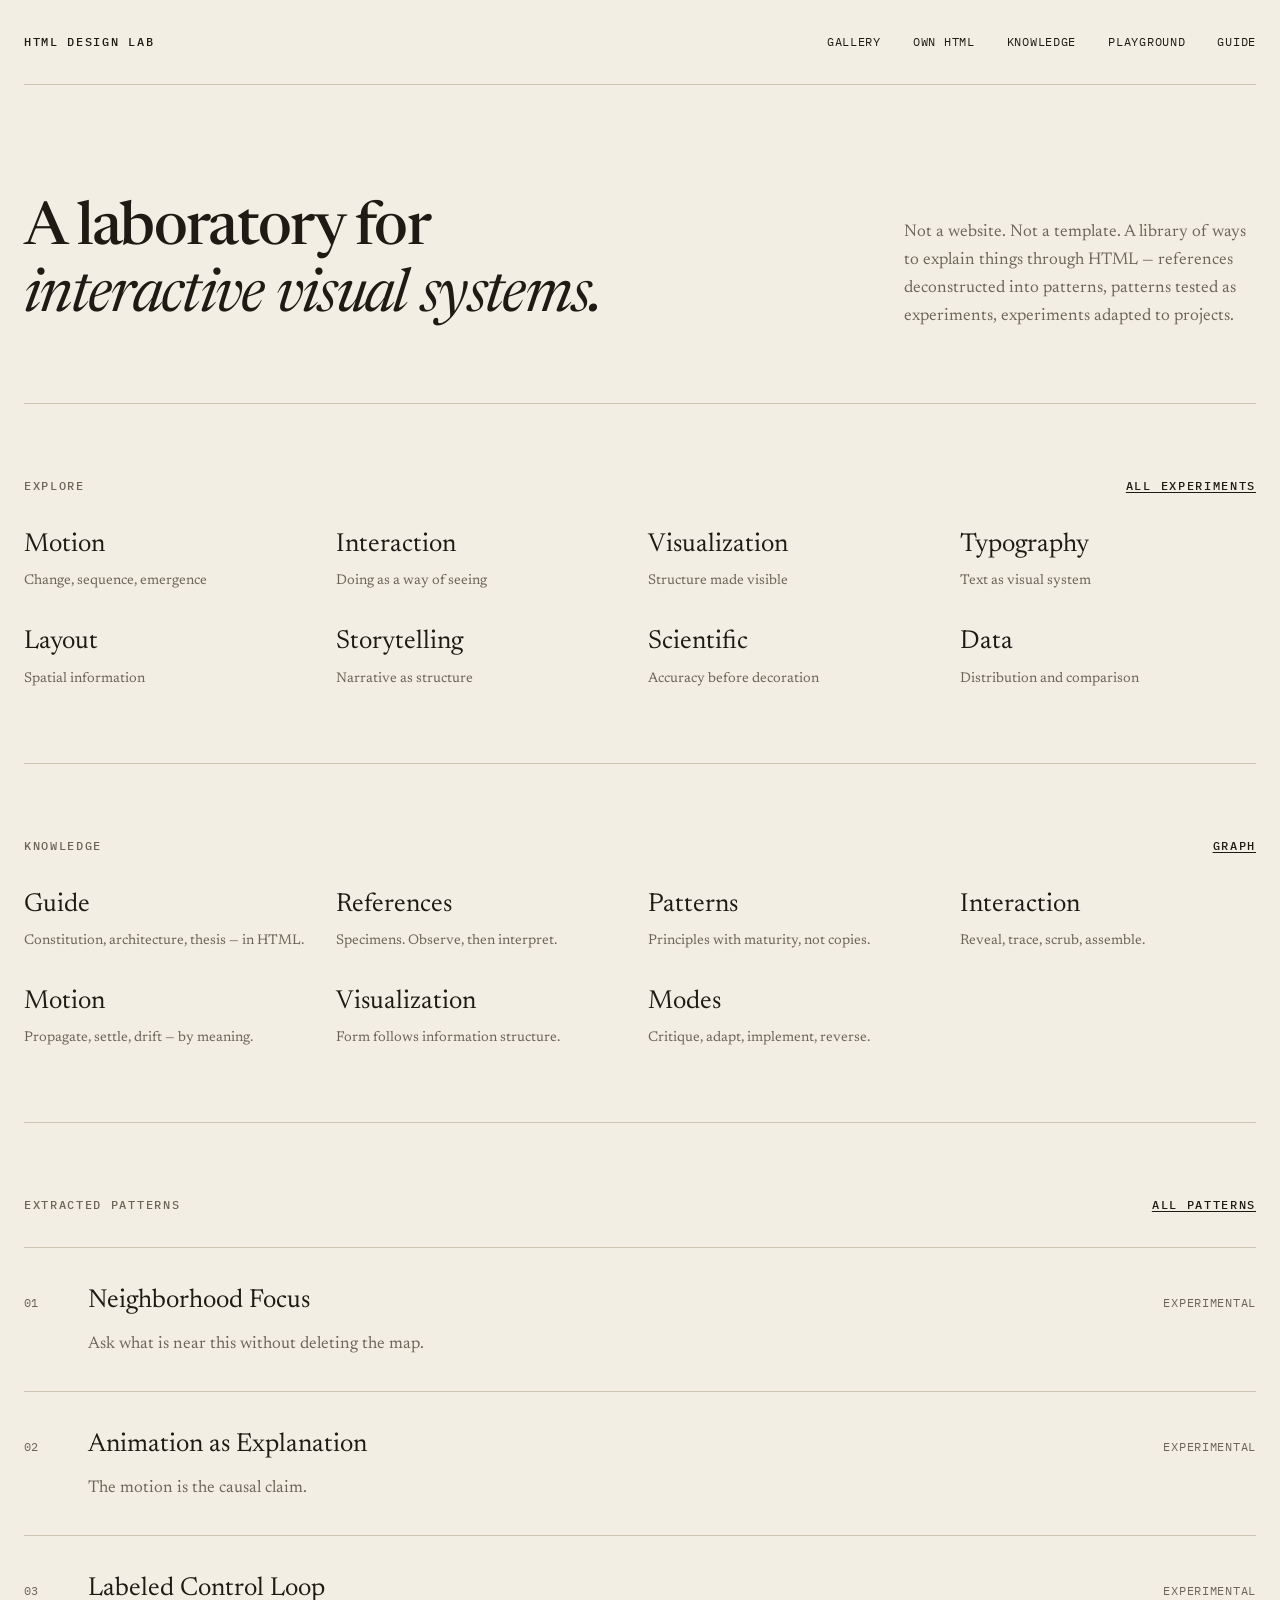
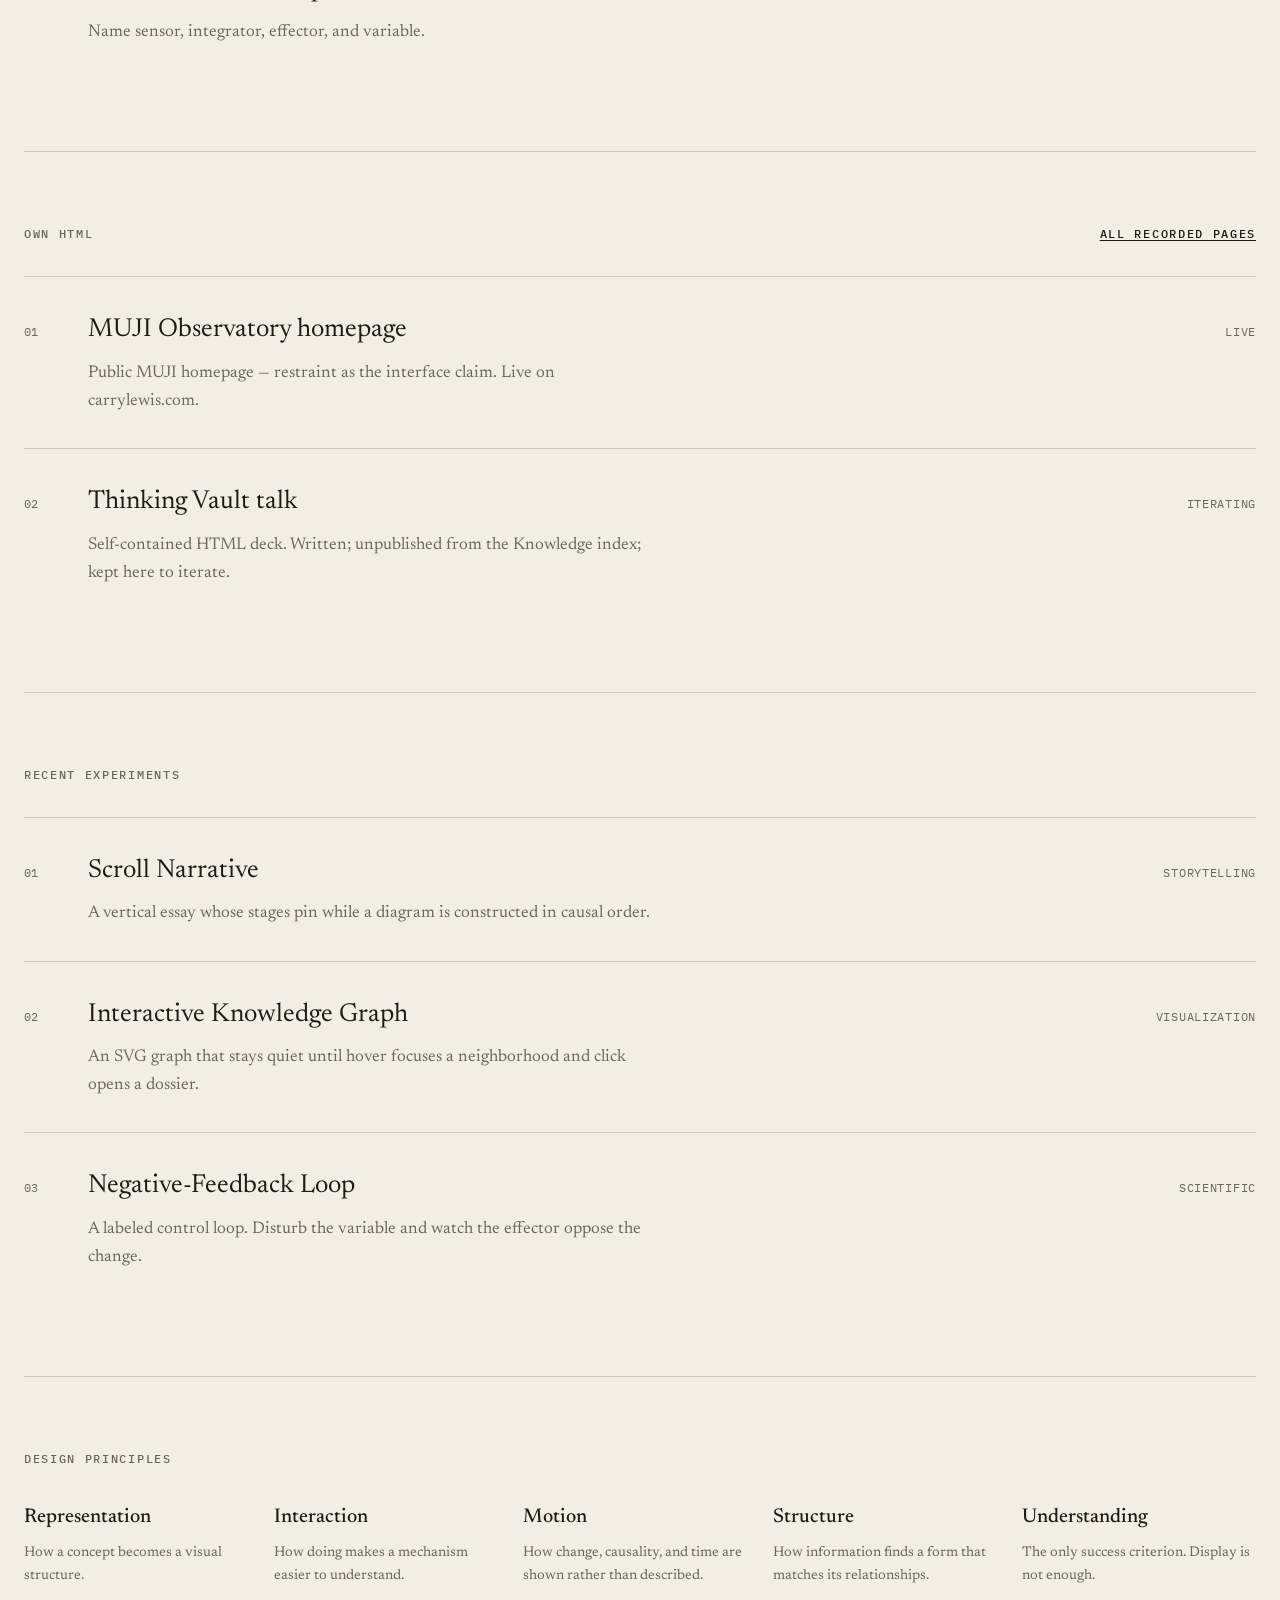
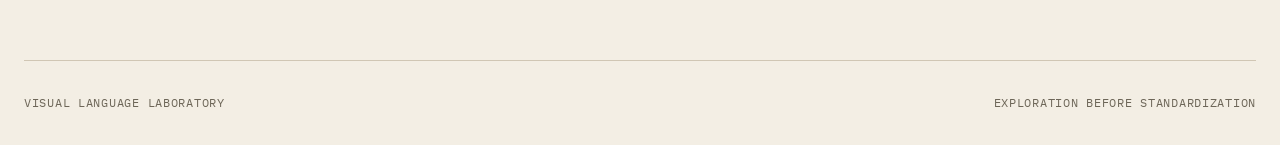
<file: index.html>
<!DOCTYPE html>
<html lang="en">
  <head>
    <meta charset="utf-8" />
    <meta name="viewport" content="width=device-width, initial-scale=1" />
    <title>HTML Design Lab</title>
    <meta
      name="description"
      content="A laboratory for interactive visual systems — a library of ways to explain things through HTML."
    />
    <link rel="stylesheet" href="tokens/fonts.css" />
    <link rel="stylesheet" href="tokens/tokens.css" />
    <link rel="stylesheet" href="tokens/languages/notebook.css" />
    <link rel="stylesheet" href="lab/lab.css" />
  </head>
  <body class="lab" data-index-url="lab/experiments.json" data-knowledge-url="lab/knowledge.json" data-projects-url="lab/projects.json">
    <a class="skip" href="#main">Skip to content</a>
    <div class="lab-frame">
      <header class="lab-top">
        <span class="wordmark">HTML Design Lab</span>
        <nav class="lab-nav" aria-label="Lab">
          <a href="lab/gallery.html">Gallery</a>
          <a href="lab/projects.html">Own HTML</a>
          <a href="lab/knowledge.html">Knowledge</a>
          <a href="lab/playground.html">Playground</a>
          <a href="guide.html">Guide</a>
        </nav>
      </header>

      <main id="main">
        <section class="hero">
          <h1>A laboratory for<br /><em>interactive visual systems.</em></h1>
          <p class="hero-aside">
            Not a website. Not a template. A library of ways to explain things
            through HTML — references deconstructed into patterns, patterns
            tested as experiments, experiments adapted to projects.
          </p>
        </section>

        <section class="section" id="explore">
          <div class="section-head">
            <span class="label">Explore</span>
            <a class="label" href="lab/gallery.html">All experiments</a>
          </div>
          <div class="explore">
            <a href="lab/gallery.html?category=motion">
              <span class="explore-name">Motion</span>
              <span class="explore-note">Change, sequence, emergence</span>
            </a>
            <a href="lab/gallery.html?category=interaction">
              <span class="explore-name">Interaction</span>
              <span class="explore-note">Doing as a way of seeing</span>
            </a>
            <a href="lab/gallery.html?category=visualization">
              <span class="explore-name">Visualization</span>
              <span class="explore-note">Structure made visible</span>
            </a>
            <a href="lab/gallery.html?category=typography">
              <span class="explore-name">Typography</span>
              <span class="explore-note">Text as visual system</span>
            </a>
            <a href="lab/gallery.html?category=layout">
              <span class="explore-name">Layout</span>
              <span class="explore-note">Spatial information</span>
            </a>
            <a href="lab/gallery.html?category=storytelling">
              <span class="explore-name">Storytelling</span>
              <span class="explore-note">Narrative as structure</span>
            </a>
            <a href="lab/gallery.html?category=scientific">
              <span class="explore-name">Scientific</span>
              <span class="explore-note">Accuracy before decoration</span>
            </a>
            <a href="lab/gallery.html?category=data">
              <span class="explore-name">Data</span>
              <span class="explore-note">Distribution and comparison</span>
            </a>
          </div>
        </section>

        <section class="section">
          <div class="section-head">
            <span class="label">Knowledge</span>
            <a class="label" href="lab/knowledge.html">Graph</a>
          </div>
          <div class="knowledge-links">
            <a href="guide.html">
              <span class="explore-name">Guide</span>
              <span class="explore-note">Constitution, architecture, thesis — in HTML.</span>
            </a>
            <a href="references/INDEX.md">
              <span class="explore-name">References</span>
              <span class="explore-note">Specimens. Observe, then interpret.</span>
            </a>
            <a href="patterns/INDEX.md">
              <span class="explore-name">Patterns</span>
              <span class="explore-note">Principles with maturity, not copies.</span>
            </a>
            <a href="languages/INTERACTION.md">
              <span class="explore-name">Interaction</span>
              <span class="explore-note">Reveal, trace, scrub, assemble.</span>
            </a>
            <a href="languages/MOTION.md">
              <span class="explore-name">Motion</span>
              <span class="explore-note">Propagate, settle, drift — by meaning.</span>
            </a>
            <a href="languages/VISUALIZATION.md">
              <span class="explore-name">Visualization</span>
              <span class="explore-note">Form follows information structure.</span>
            </a>
            <a href="modes/CRITIQUE.md">
              <span class="explore-name">Modes</span>
              <span class="explore-note">Critique, adapt, implement, reverse.</span>
            </a>
          </div>
        </section>

        <section class="section">
          <div class="section-head">
            <span class="label">Extracted patterns</span>
            <a class="label" href="patterns/INDEX.md">All patterns</a>
          </div>
          <ol class="recent-list" data-featured-patterns></ol>
        </section>

        <section class="section">
          <div class="section-head">
            <span class="label">Own HTML</span>
            <a class="label" href="lab/projects.html">All recorded pages</a>
          </div>
          <ol class="recent-list" data-own-recent></ol>
        </section>

        <section class="section">
          <div class="section-head">
            <span class="label">Recent experiments</span>
          </div>
          <ol class="recent-list" data-recent></ol>
        </section>

        <section class="section">
          <div class="section-head">
            <span class="label">Design principles</span>
          </div>
          <div class="principles">
            <article>
              <h3>Representation</h3>
              <p>How a concept becomes a visual structure.</p>
            </article>
            <article>
              <h3>Interaction</h3>
              <p>How doing makes a mechanism easier to understand.</p>
            </article>
            <article>
              <h3>Motion</h3>
              <p>How change, causality, and time are shown rather than described.</p>
            </article>
            <article>
              <h3>Structure</h3>
              <p>How information finds a form that matches its relationships.</p>
            </article>
            <article>
              <h3>Understanding</h3>
              <p>The only success criterion. Display is not enough.</p>
            </article>
          </div>
        </section>
      </main>

      <footer class="lab-foot">
        <span>Visual language laboratory</span>
        <span>Exploration before standardization</span>
      </footer>
    </div>
    <script src="lab/lab.js"></script>
  </body>
</html>
</file>
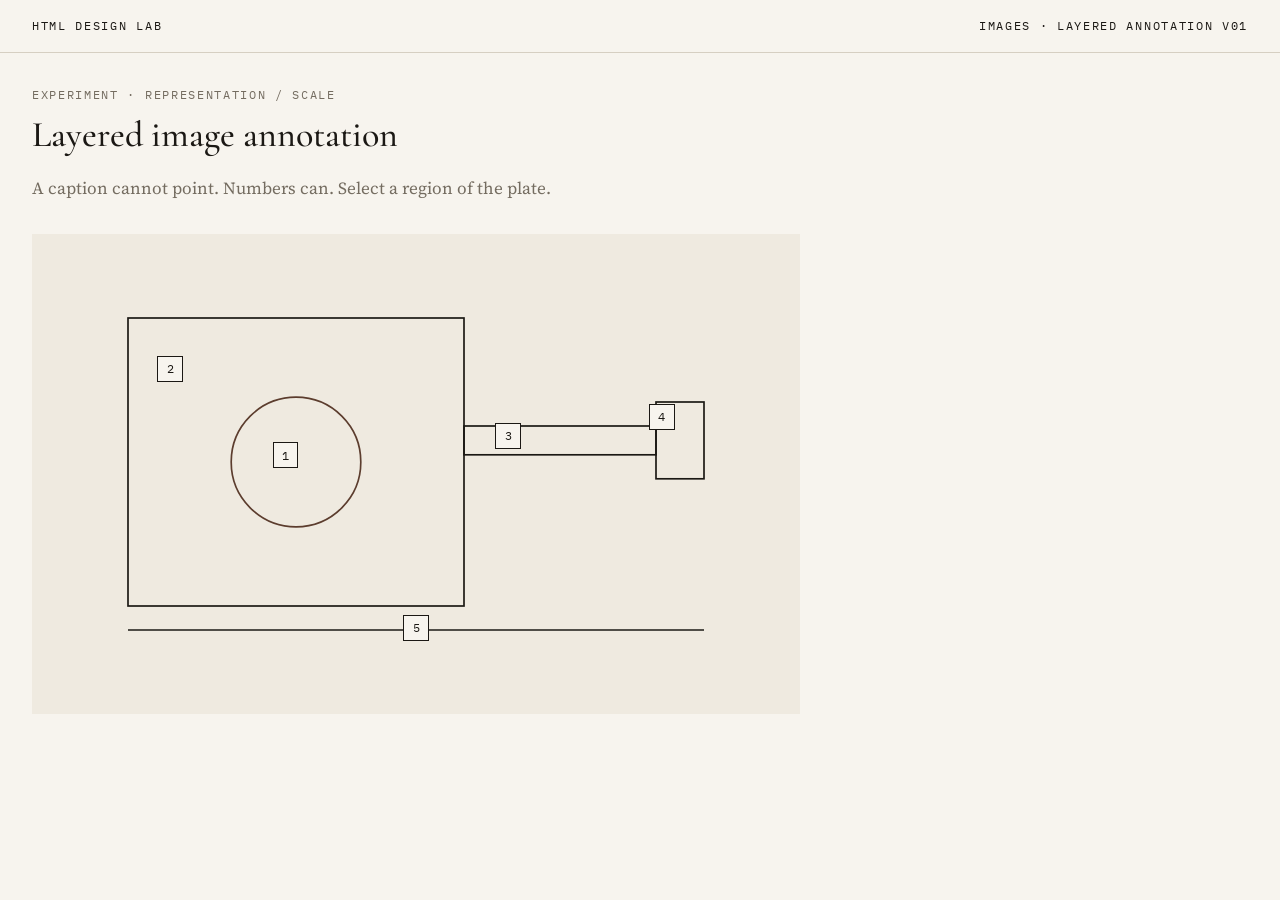
<file: experiments/images/layered-annotation-v01/index.html>
<!DOCTYPE html>
<html lang="en">
  <head>
    <meta charset="utf-8" />
    <meta name="viewport" content="width=device-width, initial-scale=1" />
    <title>Layered Image Annotation — HTML Design Lab</title>
    <link rel="stylesheet" href="../../../tokens/fonts.css" />
    <link rel="stylesheet" href="../../../tokens/tokens.css" />
    <link rel="stylesheet" href="../../../tokens/languages/exhibition.css" />
    <link rel="stylesheet" href="styles.css" />
  </head>
  <body>
    <header class="exp-bar">
      <a href="../../../index.html">HTML Design Lab</a>
      <span>Images · Layered Annotation v01</span>
    </header>
    <main>
      <header class="intro">
        <p class="kicker">Experiment · Representation / Scale</p>
        <h1>Layered image annotation</h1>
        <p>A caption cannot point. Numbers can. Select a region of the plate.</p>
      </header>

      <div class="plate" id="plate">
        <svg viewBox="0 0 640 400" aria-hidden="true">
          <rect class="ground" width="640" height="400" />
          <rect class="mass chamber" x="80" y="70" width="280" height="240" />
          <circle class="mass core" cx="220" cy="190" r="54" />
          <rect class="mass conduit" x="360" y="160" width="160" height="24" />
          <rect class="mass port" x="520" y="140" width="40" height="64" />
          <line class="mass axis" x1="80" y1="330" x2="560" y2="330" />
        </svg>
        <button class="hot" style="left:33%;top:46%" data-id="1" aria-label="Annotation 1">1</button>
        <button class="hot" style="left:18%;top:28%" data-id="2" aria-label="Annotation 2">2</button>
        <button class="hot" style="left:62%;top:42%" data-id="3" aria-label="Annotation 3">3</button>
        <button class="hot" style="left:82%;top:38%" data-id="4" aria-label="Annotation 4">4</button>
        <button class="hot" style="left:50%;top:82%" data-id="5" aria-label="Annotation 5">5</button>
        <aside class="callout" hidden>
          <p class="kicker" data-num></p>
          <h2 data-title></h2>
          <p data-body></p>
        </aside>
      </div>
    </main>
    <script src="script.js"></script>
  </body>
</html>
</file>
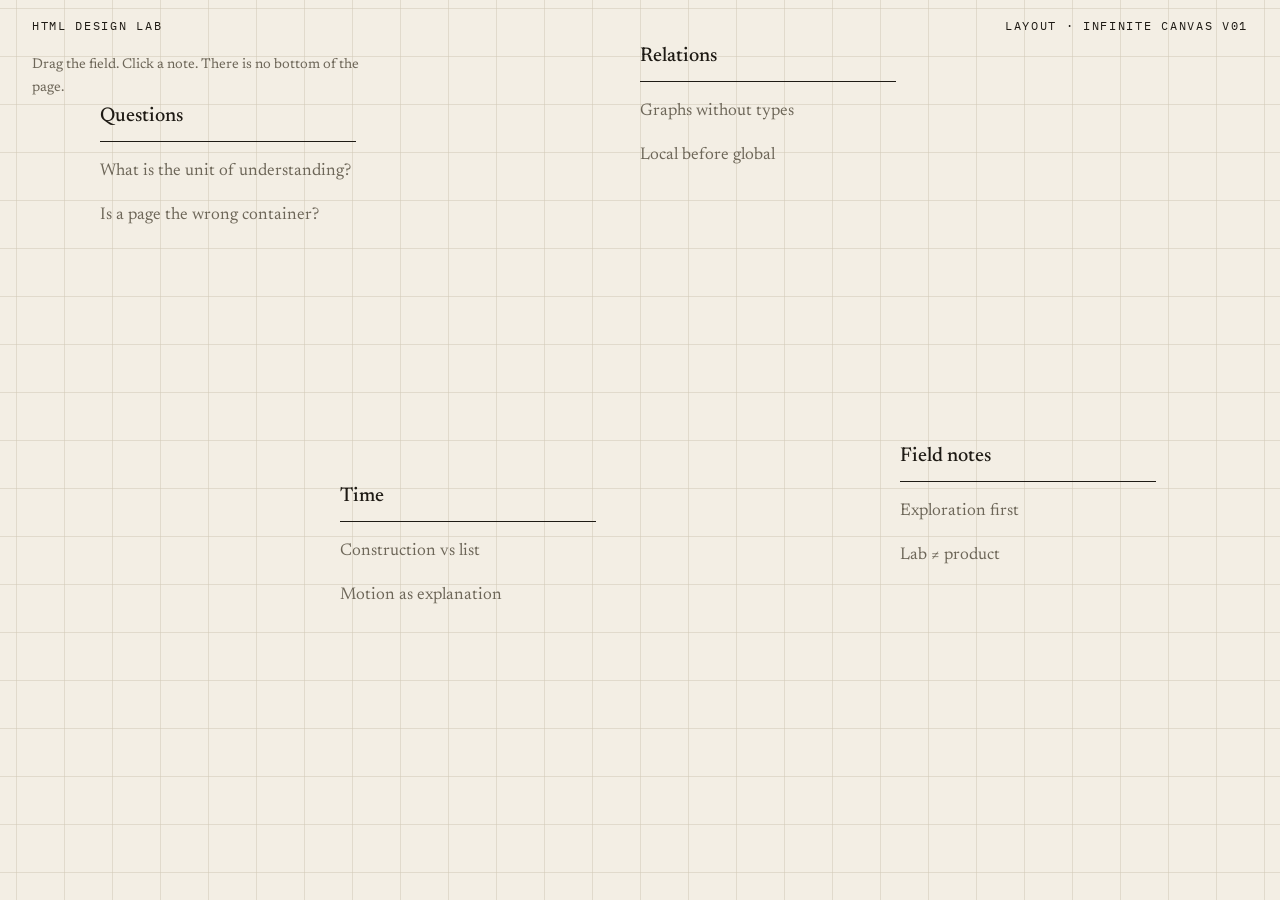
<file: experiments/layout/infinite-canvas-v01/index.html>
<!DOCTYPE html>
<html lang="en">
  <head>
    <meta charset="utf-8" />
    <meta name="viewport" content="width=device-width, initial-scale=1" />
    <title>Infinite Canvas — HTML Design Lab</title>
    <link rel="stylesheet" href="../../../tokens/fonts.css" />
    <link rel="stylesheet" href="../../../tokens/tokens.css" />
    <link rel="stylesheet" href="../../../tokens/languages/notebook.css" />
    <link rel="stylesheet" href="styles.css" />
  </head>
  <body>
    <header class="exp-bar">
      <a href="../../../index.html">HTML Design Lab</a>
      <span>Layout · Infinite Canvas v01</span>
    </header>
    <p class="hint">Drag the field. Click a note. There is no bottom of the page.</p>
    <div class="viewport" id="viewport">
      <div class="world" id="world">
        <section class="cluster" style="left:180px;top:140px">
          <h2>Questions</h2>
          <article data-note="A question is a gap with a direction.">What is the unit of understanding?</article>
          <article data-note="If the unit is a page, spatial material will be crushed.">Is a page the wrong container?</article>
        </section>
        <section class="cluster" style="left:720px;top:80px">
          <h2>Relations</h2>
          <article data-note="Edges are claims. An unlabeled edge is an unfinished sentence.">Graphs without types</article>
          <article data-note="Neighborhoods matter more than global layout at first glance.">Local before global</article>
        </section>
        <section class="cluster" style="left:420px;top:520px">
          <h2>Time</h2>
          <article data-note="Sequence is not a list. It is a construction.">Construction vs list</article>
          <article data-note="A process that does not move cannot explain causality.">Motion as explanation</article>
        </section>
        <section class="cluster" style="left:980px;top:480px">
          <h2>Field notes</h2>
          <article data-note="Strange experiments are allowed. Standardization comes later.">Exploration first</article>
          <article data-note="Production projects borrow patterns; they do not live here.">Lab ≠ product</article>
        </section>
      </div>
    </div>
    <aside class="reader" hidden>
      <p data-read></p>
      <button type="button" data-close>Close</button>
    </aside>
    <script src="script.js"></script>
  </body>
</html>
</file>
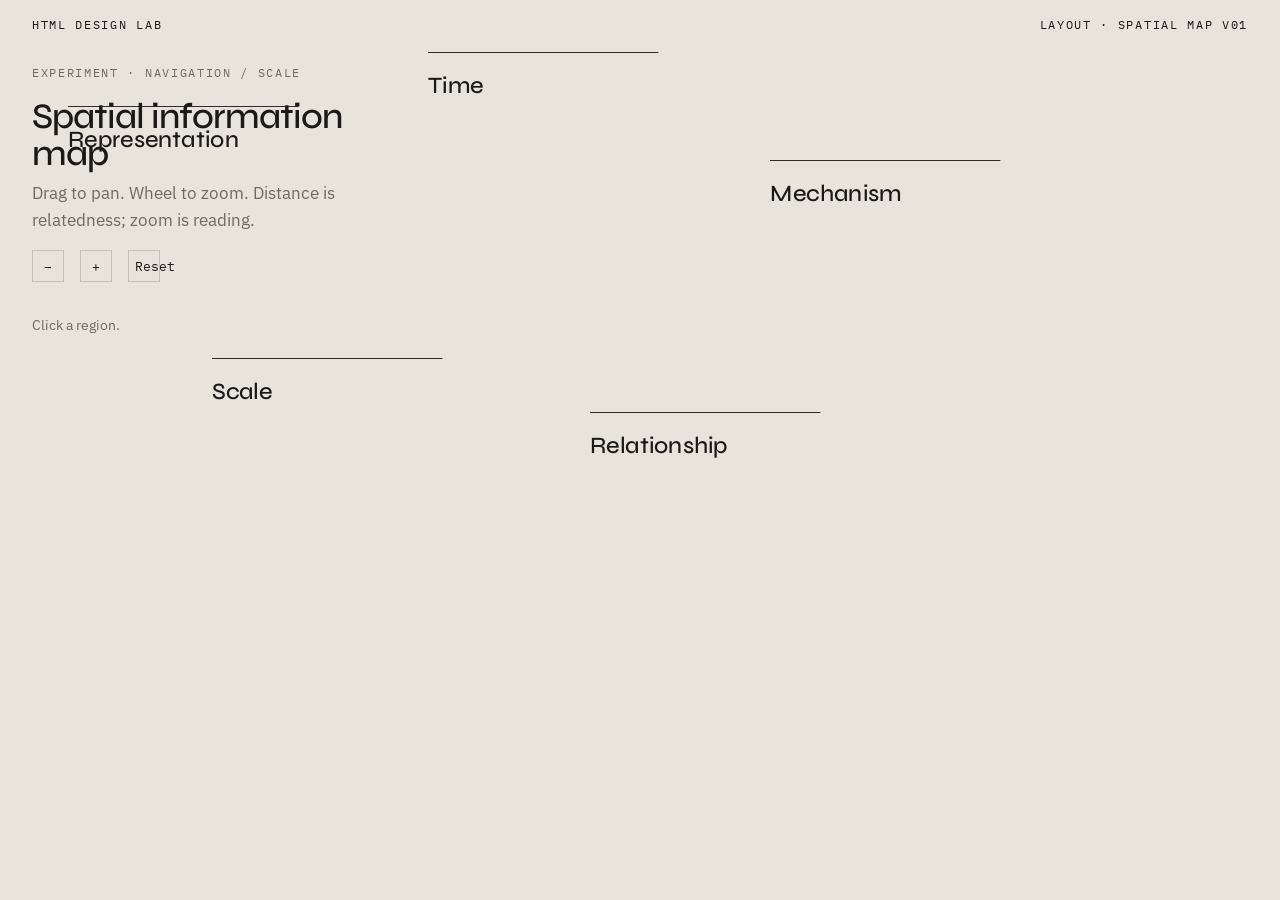
<file: experiments/layout/spatial-map-v01/index.html>
<!DOCTYPE html>
<html lang="en">
  <head>
    <meta charset="utf-8" />
    <meta name="viewport" content="width=device-width, initial-scale=1" />
    <title>Spatial Information Map — HTML Design Lab</title>
    <link rel="stylesheet" href="../../../tokens/fonts.css" />
    <link rel="stylesheet" href="../../../tokens/tokens.css" />
    <link rel="stylesheet" href="../../../tokens/languages/spatial.css" />
    <link rel="stylesheet" href="styles.css" />
  </head>
  <body>
    <header class="exp-bar">
      <a href="../../../index.html">HTML Design Lab</a>
      <span>Layout · Spatial Map v01</span>
    </header>
    <div class="hud">
      <p class="kicker">Experiment · Navigation / Scale</p>
      <h1>Spatial information map</h1>
      <p>Drag to pan. Wheel to zoom. Distance is relatedness; zoom is reading.</p>
      <div class="zoom-actions">
        <button type="button" data-zoom="-1">−</button>
        <button type="button" data-zoom="1">+</button>
        <button type="button" data-reset>Reset</button>
      </div>
      <aside class="note" data-note>Click a region.</aside>
    </div>
    <div class="viewport" id="viewport">
      <div class="plane" id="plane">
        <article class="region" style="left:120px;top:140px" data-title="Representation" data-body="How a concept becomes a visual structure. Nearby: metaphor, diagram, type.">
          <h2>Representation</h2>
          <p class="fine">Metaphor · Diagram · Type</p>
        </article>
        <article class="region" style="left:520px;top:80px" data-title="Time" data-body="Chronology, process, and change. Nearby: timeline, narrative, state.">
          <h2>Time</h2>
          <p class="fine">Timeline · Narrative · State</p>
        </article>
        <article class="region" style="left:900px;top:200px" data-title="Mechanism" data-body="Causal process made watchable. Nearby: signal, activation, emergence.">
          <h2>Mechanism</h2>
          <p class="fine">Signal · Activation · Emergence</p>
        </article>
        <article class="region" style="left:280px;top:420px" data-title="Scale" data-body="Overview and detail as a camera problem, not a menu problem.">
          <h2>Scale</h2>
          <p class="fine">Overview · Detail · Threshold</p>
        </article>
        <article class="region" style="left:700px;top:480px" data-title="Relationship" data-body="Edges, neighborhoods, and dossiers. Nearby: graph, comparison, annotation.">
          <h2>Relationship</h2>
          <p class="fine">Graph · Comparison · Annotation</p>
        </article>
      </div>
    </div>
    <script src="script.js"></script>
  </body>
</html>
</file>
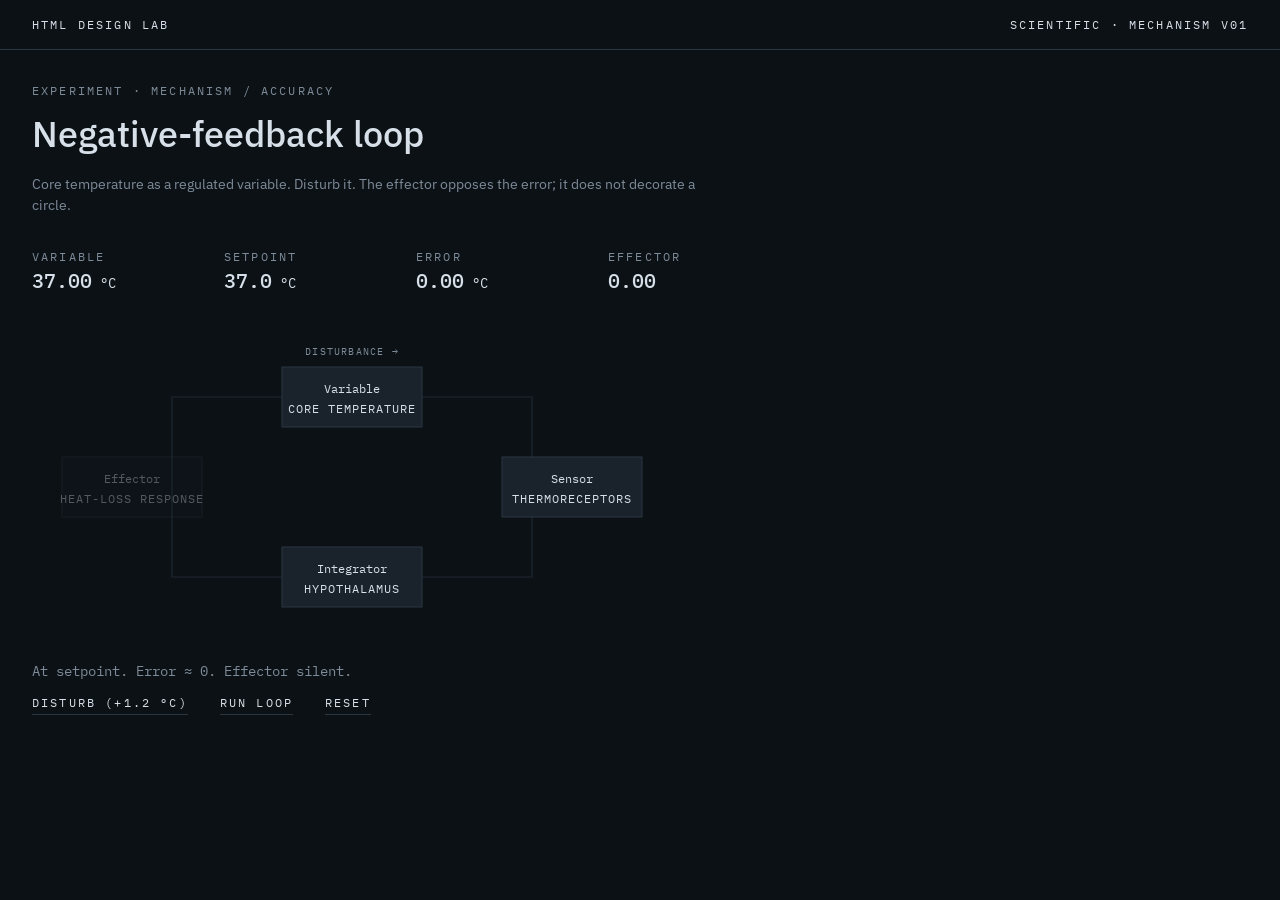
<file: experiments/scientific/mechanism-v01/index.html>
<!DOCTYPE html>
<html lang="en">
  <head>
    <meta charset="utf-8" />
    <meta name="viewport" content="width=device-width, initial-scale=1" />
    <title>Negative-Feedback Loop — HTML Design Lab</title>
    <link rel="stylesheet" href="../../../tokens/fonts.css" />
    <link rel="stylesheet" href="../../../tokens/tokens.css" />
    <link rel="stylesheet" href="../../../tokens/languages/simulator.css" />
    <link rel="stylesheet" href="styles.css" />
  </head>
  <body>
    <header class="exp-bar">
      <a href="../../../index.html">HTML Design Lab</a>
      <span>Scientific · Mechanism v01</span>
    </header>
    <main>
      <header class="intro">
        <p class="kicker">Experiment · Mechanism / accuracy</p>
        <h1>Negative-feedback loop</h1>
        <p>
          Core temperature as a regulated variable. Disturb it. The effector
          opposes the error; it does not decorate a circle.
        </p>
      </header>

      <div class="readout">
        <div><span>Variable</span><strong data-variable>37.0</strong> °C</div>
        <div><span>Setpoint</span><strong>37.0</strong> °C</div>
        <div><span>Error</span><strong data-error>0.00</strong> °C</div>
        <div><span>Effector</span><strong data-effector>0</strong></div>
      </div>

      <svg class="loop" viewBox="0 0 640 320" role="img" aria-label="Negative feedback control loop">
        <polygon class="flow" points="140,70 500,70 500,250 140,250" fill="none" />
        <g class="block" data-block="variable">
          <rect x="250" y="40" width="140" height="60" />
          <text x="320" y="66">Variable</text>
          <text class="sub" x="320" y="86">core temperature</text>
        </g>
        <g class="block" data-block="sensor">
          <rect x="470" y="130" width="140" height="60" />
          <text x="540" y="156">Sensor</text>
          <text class="sub" x="540" y="176">thermoreceptors</text>
        </g>
        <g class="block" data-block="integrator">
          <rect x="250" y="220" width="140" height="60" />
          <text x="320" y="246">Integrator</text>
          <text class="sub" x="320" y="266">hypothalamus</text>
        </g>
        <g class="block" data-block="effector">
          <rect x="30" y="130" width="140" height="60" />
          <text x="100" y="156">Effector</text>
          <text class="sub" x="100" y="176">heat-loss response</text>
        </g>
        <text class="arrow" x="320" y="28">disturbance →</text>
      </svg>

      <p class="status" data-status>At setpoint. No error, effector silent.</p>

      <div class="actions">
        <button type="button" data-disturb>Disturb (+1.2 °C)</button>
        <button type="button" data-play>Run loop</button>
        <button type="button" data-reset>Reset</button>
      </div>
    </main>
    <script src="script.js"></script>
  </body>
</html>
</file>
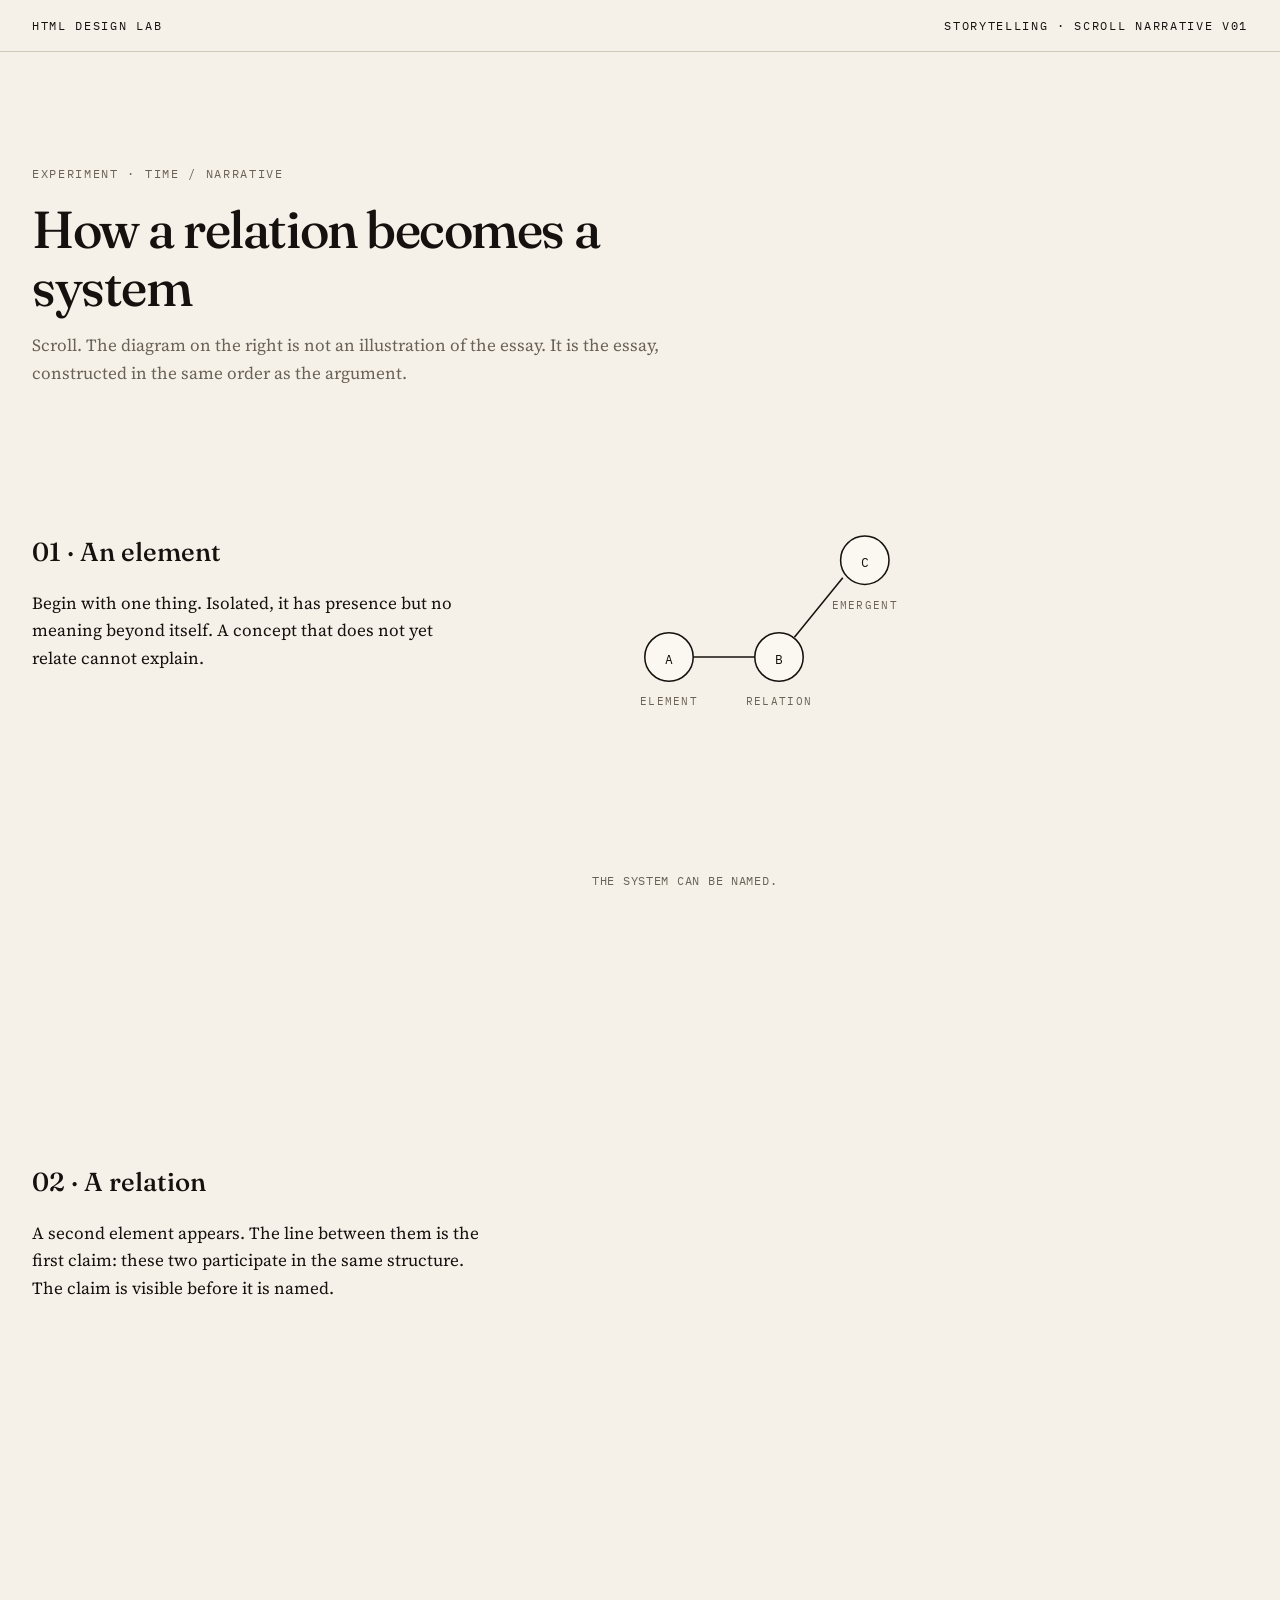
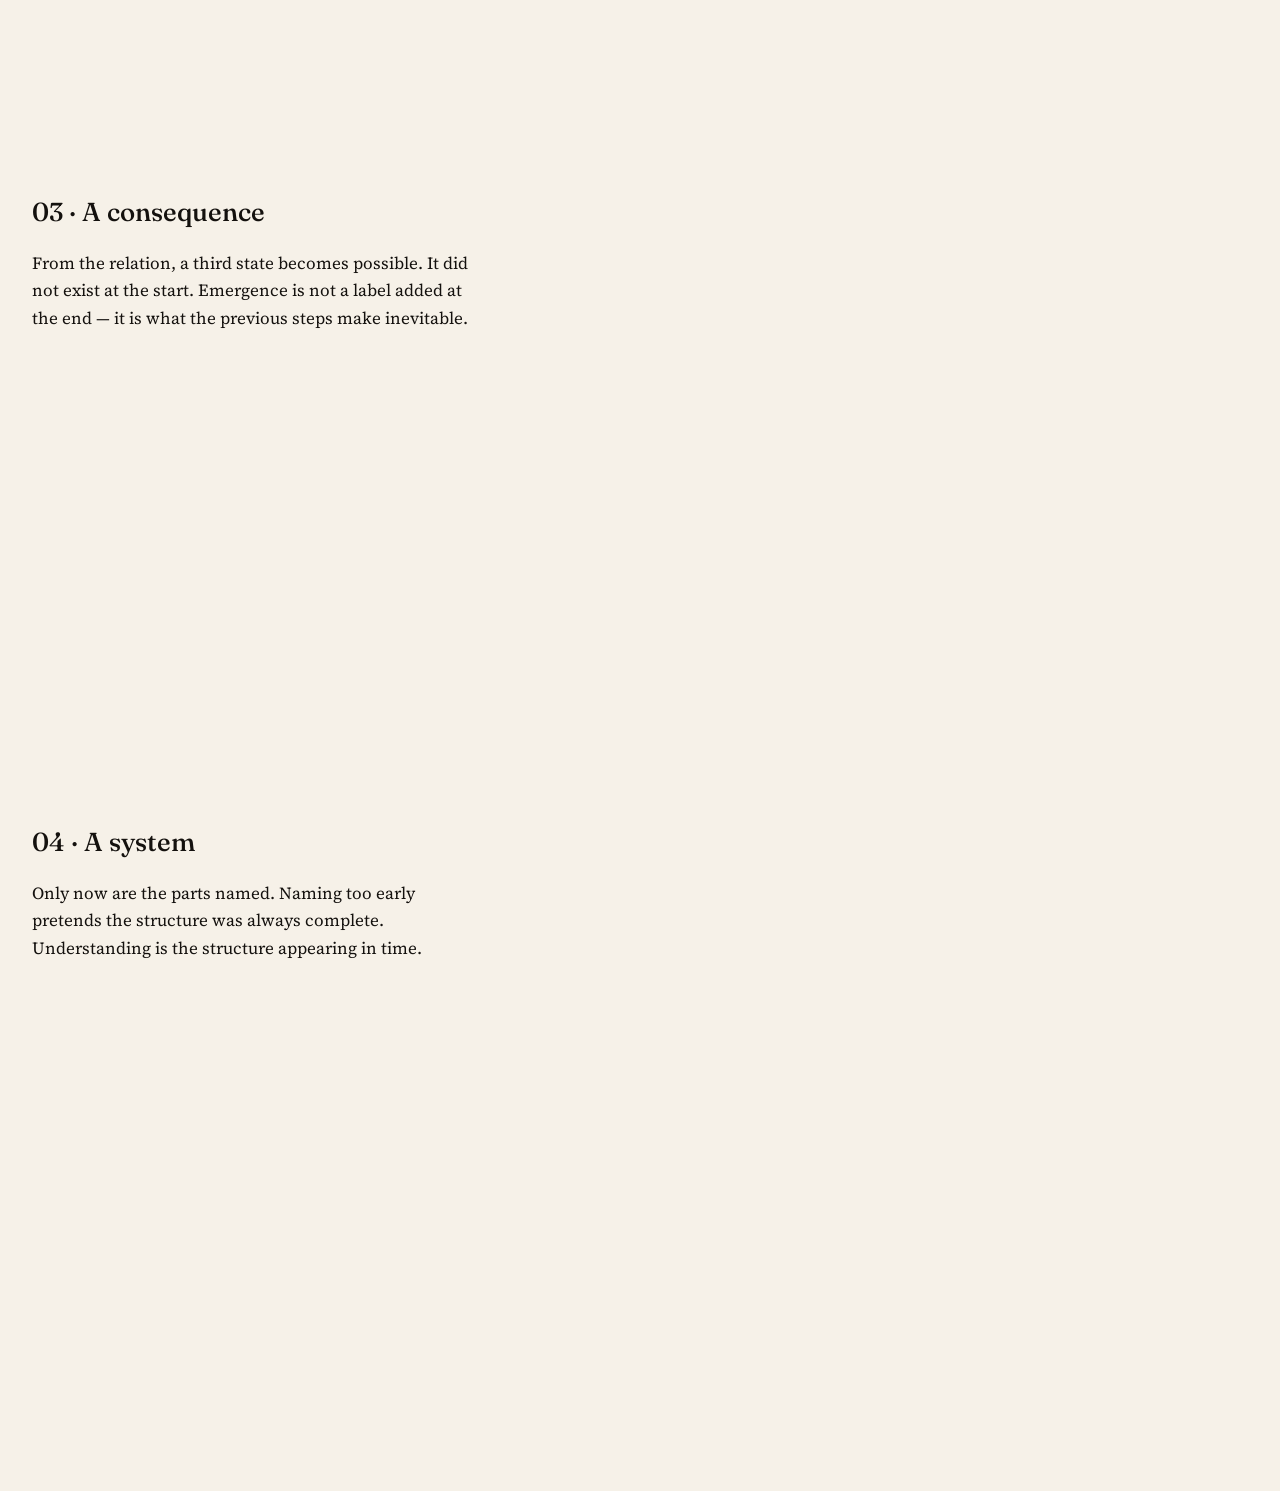
<file: experiments/storytelling/scroll-narrative-v01/index.html>
<!DOCTYPE html>
<html lang="en">
  <head>
    <meta charset="utf-8" />
    <meta name="viewport" content="width=device-width, initial-scale=1" />
    <title>Scroll Narrative — HTML Design Lab</title>
    <link rel="stylesheet" href="../../../tokens/fonts.css" />
    <link rel="stylesheet" href="../../../tokens/tokens.css" />
    <link rel="stylesheet" href="../../../tokens/languages/editorial.css" />
    <link rel="stylesheet" href="styles.css" />
  </head>
  <body>
    <header class="exp-bar">
      <a href="../../../index.html">HTML Design Lab</a>
      <span>Storytelling · Scroll Narrative v01</span>
    </header>

    <main>
      <section class="opening">
        <p class="kicker">Experiment · Time / Narrative</p>
        <h1>How a relation becomes a system</h1>
        <p class="deck">
          Scroll. The diagram on the right is not an illustration of the essay.
          It is the essay, constructed in the same order as the argument.
        </p>
      </section>

      <div class="story">
        <article class="chapters">
          <section data-stage="1">
            <h2>01 · An element</h2>
            <p>
              Begin with one thing. Isolated, it has presence but no meaning
              beyond itself. A concept that does not yet relate cannot explain.
            </p>
          </section>
          <section data-stage="2">
            <h2>02 · A relation</h2>
            <p>
              A second element appears. The line between them is the first
              claim: these two participate in the same structure. The claim is
              visible before it is named.
            </p>
          </section>
          <section data-stage="3">
            <h2>03 · A consequence</h2>
            <p>
              From the relation, a third state becomes possible. It did not
              exist at the start. Emergence is not a label added at the end —
              it is what the previous steps make inevitable.
            </p>
          </section>
          <section data-stage="4">
            <h2>04 · A system</h2>
            <p>
              Only now are the parts named. Naming too early pretends the
              structure was always complete. Understanding is the structure
              appearing in time.
            </p>
          </section>
        </article>

        <aside class="stage" aria-hidden="true">
          <svg viewBox="0 0 320 360">
            <g class="part part-a">
              <circle cx="70" cy="180" r="22" />
              <text x="70" y="186">A</text>
            </g>
            <line class="part part-ab" x1="92" y1="180" x2="148" y2="180" />
            <g class="part part-b">
              <circle cx="170" cy="180" r="22" />
              <text x="170" y="186">B</text>
            </g>
            <line class="part part-bc" x1="184" y1="162" x2="228" y2="108" />
            <g class="part part-c">
              <circle cx="248" cy="92" r="22" />
              <text x="248" y="98">C</text>
            </g>
            <g class="part part-labels">
              <text class="name" x="70" y="224">Element</text>
              <text class="name" x="170" y="224">Relation</text>
              <text class="name" x="248" y="136">Emergent</text>
            </g>
          </svg>
          <p class="stage-caption" data-caption>Waiting for the first element.</p>
        </aside>
      </div>
    </main>
    <script src="script.js"></script>
  </body>
</html>
</file>
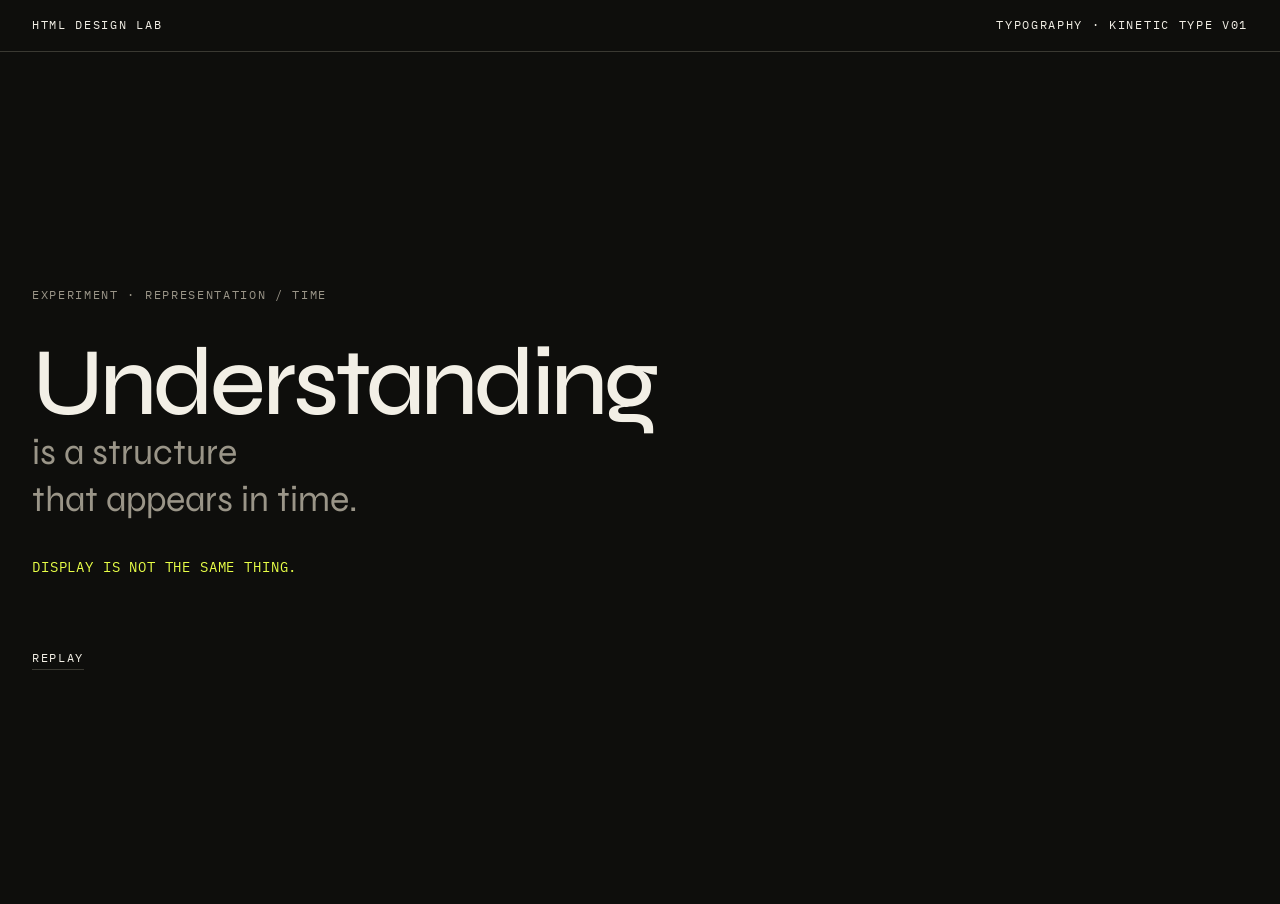
<file: experiments/typography/kinetic-type-v01/index.html>
<!DOCTYPE html>
<html lang="en">
  <head>
    <meta charset="utf-8" />
    <meta name="viewport" content="width=device-width, initial-scale=1" />
    <title>Kinetic Typography — HTML Design Lab</title>
    <link rel="stylesheet" href="../../../tokens/fonts.css" />
    <link rel="stylesheet" href="../../../tokens/tokens.css" />
    <link rel="stylesheet" href="../../../tokens/languages/kinetic.css" />
    <link rel="stylesheet" href="styles.css" />
  </head>
  <body>
    <header class="exp-bar">
      <a href="../../../index.html">HTML Design Lab</a>
      <span>Typography · Kinetic Type v01</span>
    </header>
    <main>
      <p class="kicker">Experiment · Representation / Time</p>
      <h1 class="line subject">Understanding</h1>
      <p class="line copula">is a structure</p>
      <p class="line complement">that appears in time.</p>
      <p class="line qualifier">Display is not the same thing.</p>
      <button type="button" data-replay>Replay</button>
    </main>
    <script src="script.js"></script>
  </body>
</html>
</file>
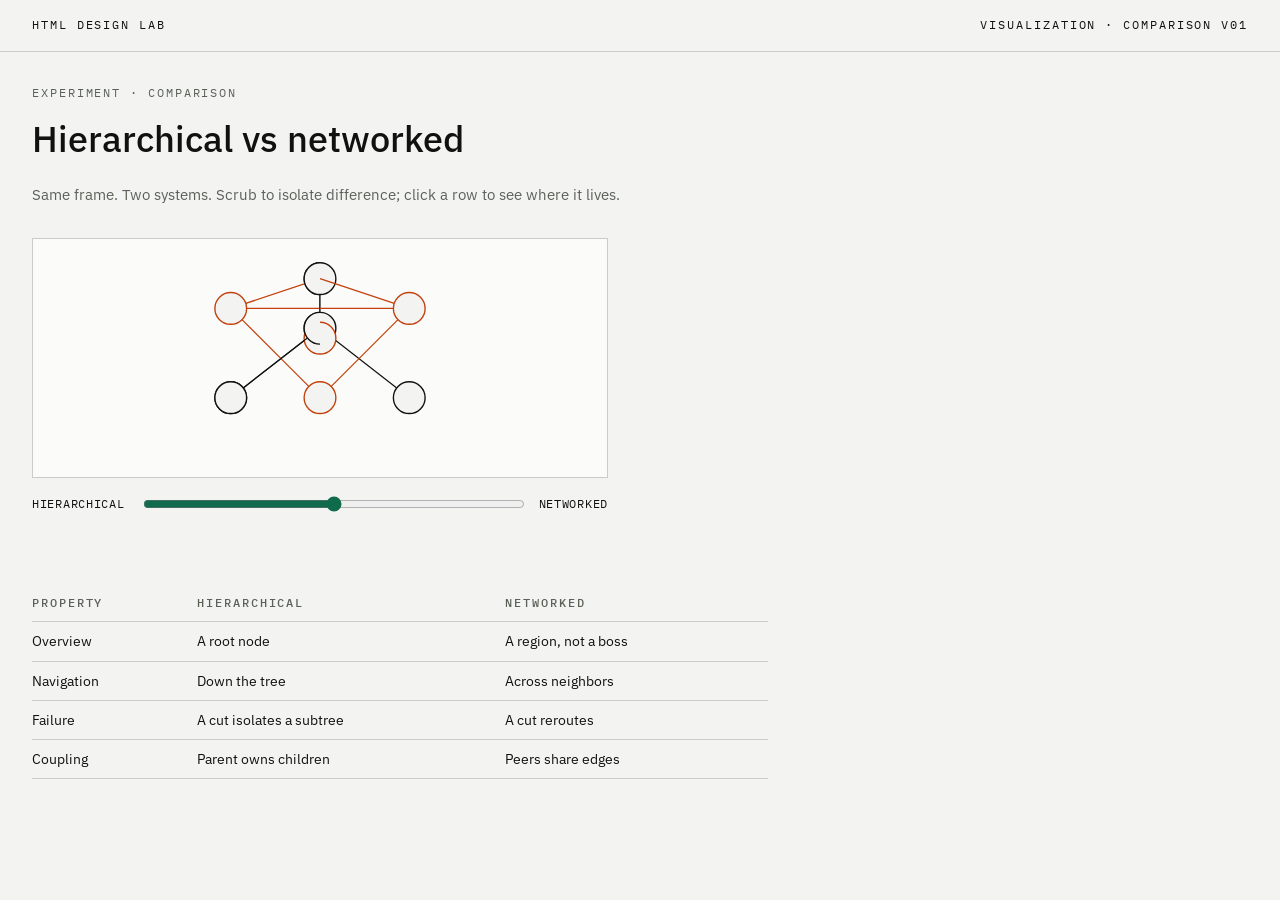
<file: experiments/visualization/comparison-v01/index.html>
<!DOCTYPE html>
<html lang="en">
  <head>
    <meta charset="utf-8" />
    <meta name="viewport" content="width=device-width, initial-scale=1" />
    <title>Interactive Comparison — HTML Design Lab</title>
    <link rel="stylesheet" href="../../../tokens/fonts.css" />
    <link rel="stylesheet" href="../../../tokens/tokens.css" />
    <link rel="stylesheet" href="../../../tokens/languages/data.css" />
    <link rel="stylesheet" href="styles.css" />
  </head>
  <body>
    <header class="exp-bar">
      <a href="../../../index.html">HTML Design Lab</a>
      <span>Visualization · Comparison v01</span>
    </header>
    <main>
      <header class="intro">
        <p class="kicker">Experiment · Comparison</p>
        <h1>Hierarchical vs networked</h1>
        <p>Same frame. Two systems. Scrub to isolate difference; click a row to see where it lives.</p>
      </header>

      <div class="stage">
        <svg class="diagram left" viewBox="0 0 360 240" aria-hidden="true">
          <line class="part nav" x1="180" y1="40" x2="180" y2="90" />
          <line class="part nav" x1="180" y1="90" x2="90" y2="160" />
          <line class="part nav" x1="180" y1="90" x2="270" y2="160" />
          <circle class="part overview" cx="180" cy="40" r="16" />
          <circle class="part fail" cx="180" cy="90" r="16" />
          <circle class="part couple" cx="90" cy="160" r="16" />
          <circle class="part couple" cx="270" cy="160" r="16" />
        </svg>
        <svg class="diagram right" viewBox="0 0 360 240" aria-hidden="true">
          <line class="part nav" x1="90" y1="70" x2="180" y2="40" />
          <line class="part nav" x1="180" y1="40" x2="270" y2="70" />
          <line class="part nav" x1="90" y1="70" x2="180" y2="160" />
          <line class="part nav" x1="270" y1="70" x2="180" y2="160" />
          <line class="part nav" x1="90" y1="70" x2="270" y2="70" />
          <circle class="part overview" cx="180" cy="100" r="16" />
          <circle class="part fail" cx="90" cy="70" r="16" />
          <circle class="part fail" cx="270" cy="70" r="16" />
          <circle class="part couple" cx="180" cy="160" r="16" />
        </svg>
        <div class="wipe" id="wipe"></div>
      </div>
      <label class="slider-label">
        <span>Hierarchical</span>
        <input id="mix" type="range" min="0" max="100" value="50" />
        <span>Networked</span>
      </label>

      <table>
        <thead>
          <tr>
            <th>Property</th>
            <th>Hierarchical</th>
            <th>Networked</th>
          </tr>
        </thead>
        <tbody>
          <tr data-part="overview">
            <td>Overview</td>
            <td>A root node</td>
            <td>A region, not a boss</td>
          </tr>
          <tr data-part="nav">
            <td>Navigation</td>
            <td>Down the tree</td>
            <td>Across neighbors</td>
          </tr>
          <tr data-part="fail">
            <td>Failure</td>
            <td>A cut isolates a subtree</td>
            <td>A cut reroutes</td>
          </tr>
          <tr data-part="couple">
            <td>Coupling</td>
            <td>Parent owns children</td>
            <td>Peers share edges</td>
          </tr>
        </tbody>
      </table>
    </main>
    <script src="script.js"></script>
  </body>
</html>
</file>
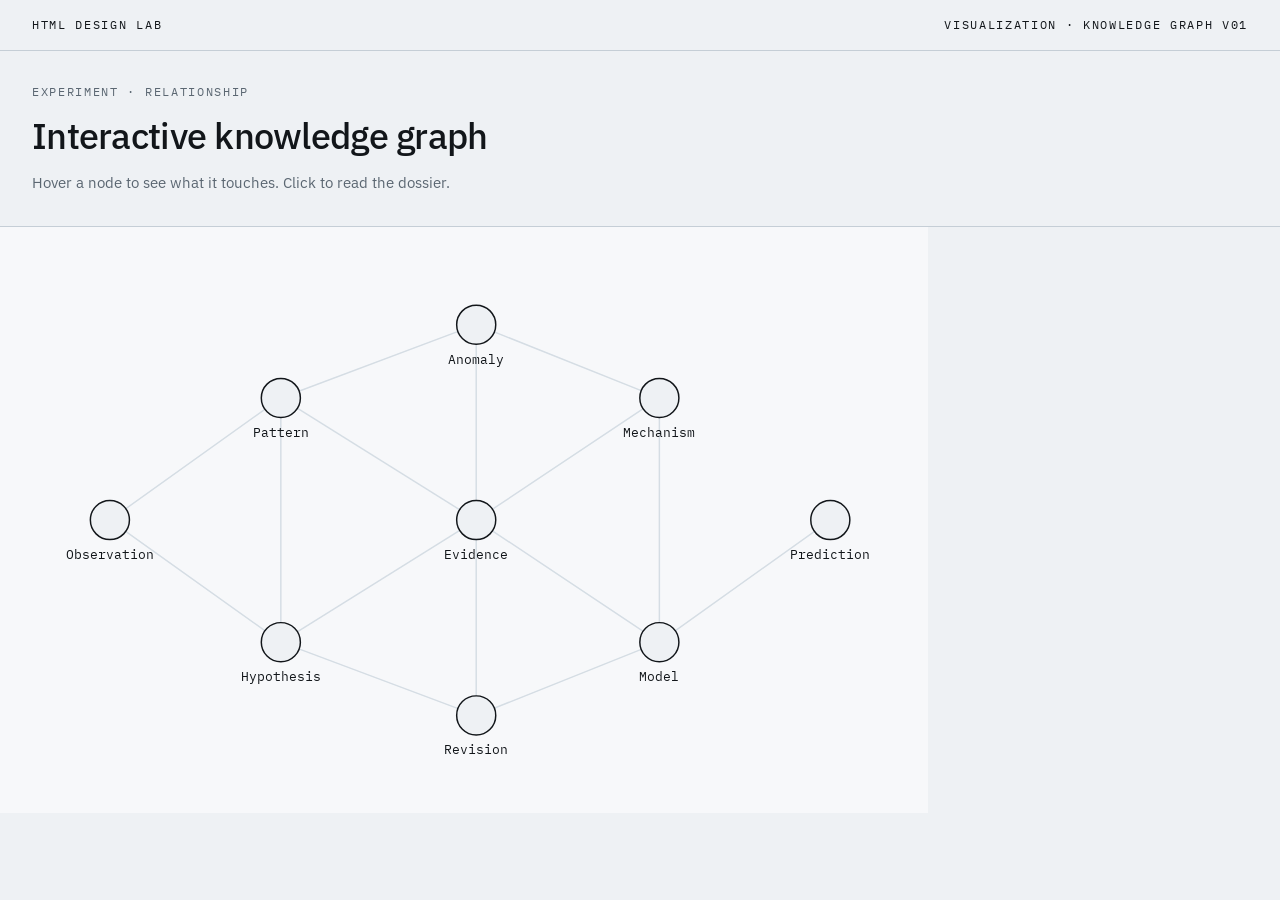
<file: experiments/visualization/knowledge-graph-v01/index.html>
<!DOCTYPE html>
<html lang="en">
  <head>
    <meta charset="utf-8" />
    <meta name="viewport" content="width=device-width, initial-scale=1" />
    <title>Interactive Knowledge Graph — HTML Design Lab</title>
    <link rel="stylesheet" href="../../../tokens/fonts.css" />
    <link rel="stylesheet" href="../../../tokens/tokens.css" />
    <link rel="stylesheet" href="../../../tokens/languages/scientific.css" />
    <link rel="stylesheet" href="styles.css" />
  </head>
  <body>
    <header class="exp-bar">
      <a href="../../../index.html">HTML Design Lab</a>
      <span>Visualization · Knowledge Graph v01</span>
    </header>
    <main>
      <header class="intro">
        <p class="kicker">Experiment · Relationship</p>
        <h1>Interactive knowledge graph</h1>
        <p>Hover a node to see what it touches. Click to read the dossier.</p>
      </header>
      <div class="workspace">
        <svg id="graph" viewBox="0 0 760 480" role="img" aria-label="Concept relationship graph"></svg>
        <aside class="dossier" hidden>
          <p class="kicker" data-kind></p>
          <h2 data-title></h2>
          <p data-body></p>
          <p class="related-label">Related</p>
          <ul data-related></ul>
          <button type="button" data-close>Close</button>
        </aside>
      </div>
    </main>
    <script src="script.js"></script>
  </body>
</html>
</file>
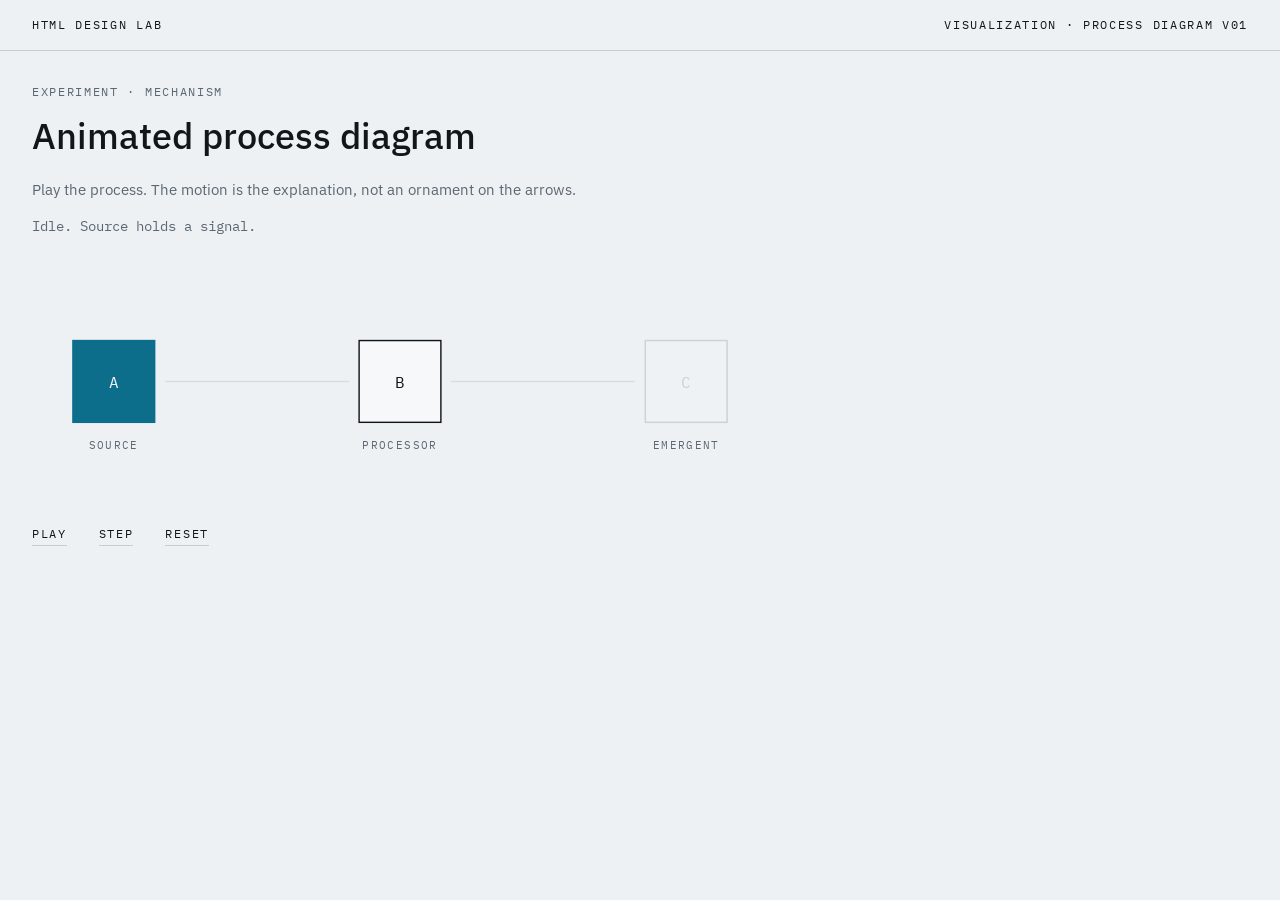
<file: experiments/visualization/process-diagram-v01/index.html>
<!DOCTYPE html>
<html lang="en">
  <head>
    <meta charset="utf-8" />
    <meta name="viewport" content="width=device-width, initial-scale=1" />
    <title>Animated Process Diagram — HTML Design Lab</title>
    <link rel="stylesheet" href="../../../tokens/fonts.css" />
    <link rel="stylesheet" href="../../../tokens/tokens.css" />
    <link rel="stylesheet" href="../../../tokens/languages/scientific.css" />
    <link rel="stylesheet" href="styles.css" />
  </head>
  <body>
    <header class="exp-bar">
      <a href="../../../index.html">HTML Design Lab</a>
      <span>Visualization · Process Diagram v01</span>
    </header>
    <main>
      <header class="intro">
        <p class="kicker">Experiment · Mechanism</p>
        <h1>Animated process diagram</h1>
        <p>Play the process. The motion is the explanation, not an ornament on the arrows.</p>
      </header>

      <p class="status" data-status>Idle. Source holds a signal.</p>

      <svg class="diagram" viewBox="0 0 720 220" role="img" aria-label="Three-stage process">
        <line class="wire" x1="130" y1="110" x2="310" y2="110" />
        <line class="wire" x1="410" y1="110" x2="590" y2="110" />
        <circle class="token" cx="80" cy="110" r="5" />
        <g class="box source is-on">
          <rect x="40" y="70" width="80" height="80" />
          <text x="80" y="116">A</text>
        </g>
        <g class="box processor">
          <rect x="320" y="70" width="80" height="80" />
          <text x="360" y="116">B</text>
        </g>
        <g class="box output">
          <rect x="600" y="70" width="80" height="80" />
          <text x="640" y="116">C</text>
        </g>
        <text class="caption" x="80" y="176">Source</text>
        <text class="caption" x="360" y="176">Processor</text>
        <text class="caption" x="640" y="176">Emergent</text>
      </svg>

      <div class="actions">
        <button type="button" data-play>Play</button>
        <button type="button" data-step>Step</button>
        <button type="button" data-reset>Reset</button>
      </div>
    </main>
    <script src="script.js"></script>
  </body>
</html>
</file>
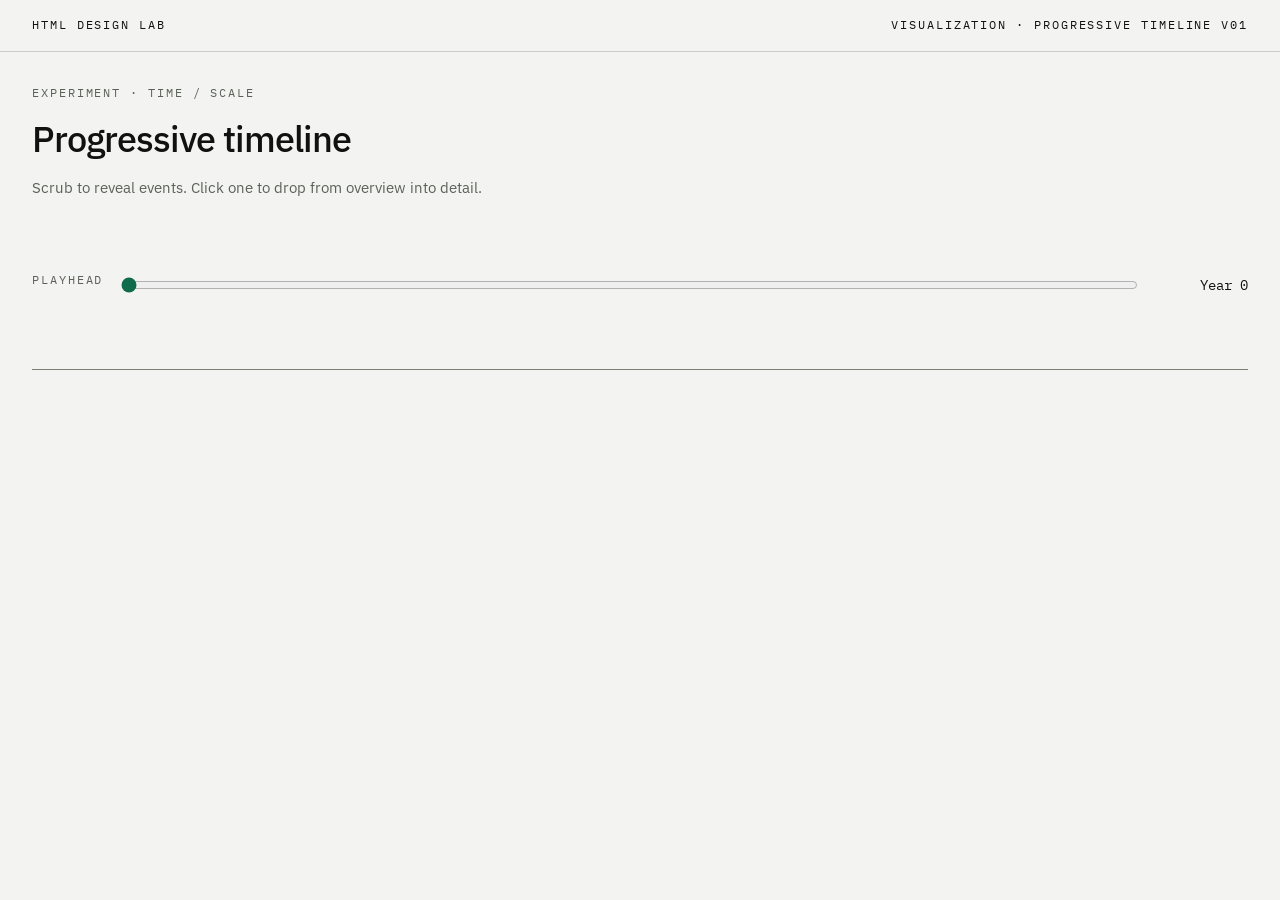
<file: experiments/visualization/progressive-timeline-v01/index.html>
<!DOCTYPE html>
<html lang="en">
  <head>
    <meta charset="utf-8" />
    <meta name="viewport" content="width=device-width, initial-scale=1" />
    <title>Progressive Timeline — HTML Design Lab</title>
    <link rel="stylesheet" href="../../../tokens/fonts.css" />
    <link rel="stylesheet" href="../../../tokens/tokens.css" />
    <link rel="stylesheet" href="../../../tokens/languages/data.css" />
    <link rel="stylesheet" href="styles.css" />
  </head>
  <body>
    <header class="exp-bar">
      <a href="../../../index.html">HTML Design Lab</a>
      <span>Visualization · Progressive Timeline v01</span>
    </header>
    <main>
      <header class="intro">
        <p class="kicker">Experiment · Time / Scale</p>
        <h1>Progressive timeline</h1>
        <p>Scrub to reveal events. Click one to drop from overview into detail.</p>
      </header>

      <div class="controls">
        <label class="kicker" for="playhead">Playhead</label>
        <input id="playhead" type="range" min="0" max="100" value="0" />
        <p class="year" data-year>Year 0</p>
      </div>

      <div class="axis" aria-label="Timeline">
        <span class="rail"></span>
        <ol class="events"></ol>
      </div>

      <section class="detail" hidden>
        <p class="kicker" data-when></p>
        <h2 data-title></h2>
        <p data-body></p>
      </section>
    </main>
    <script src="script.js"></script>
  </body>
</html>
</file>
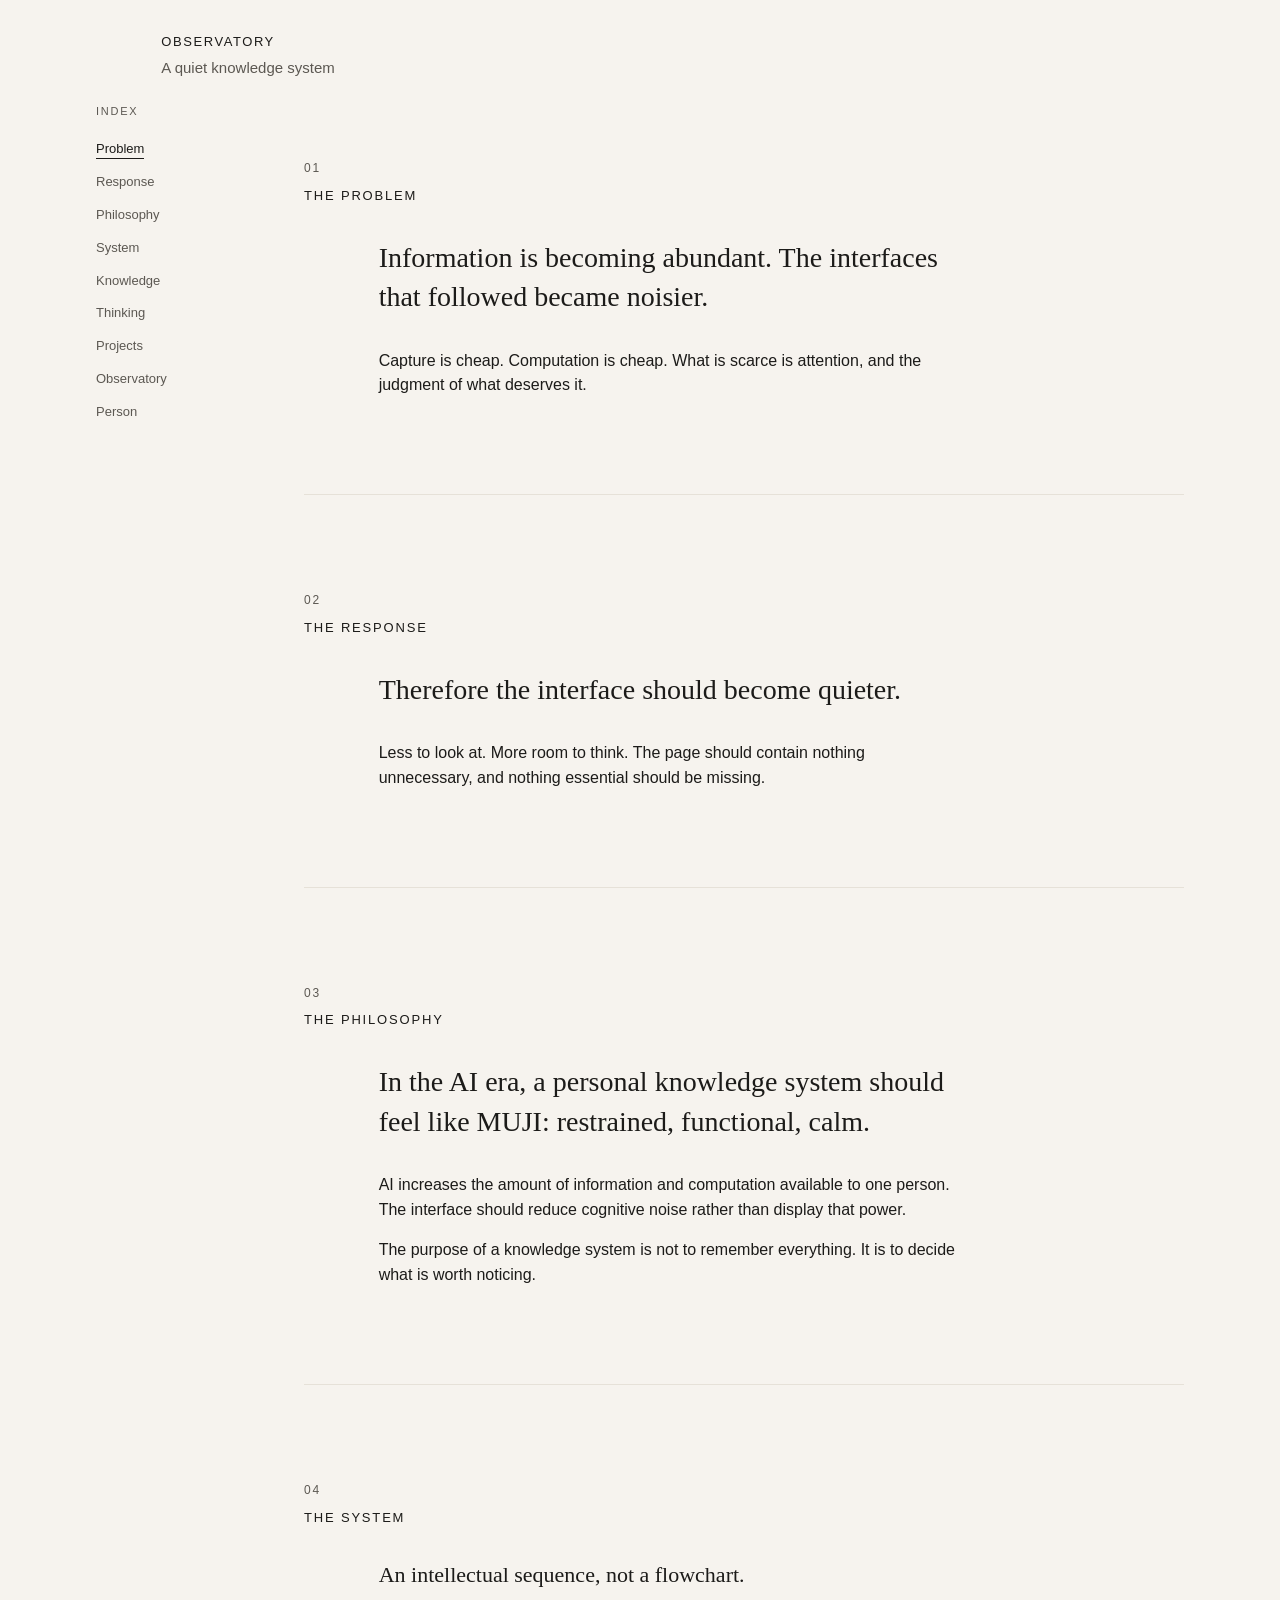
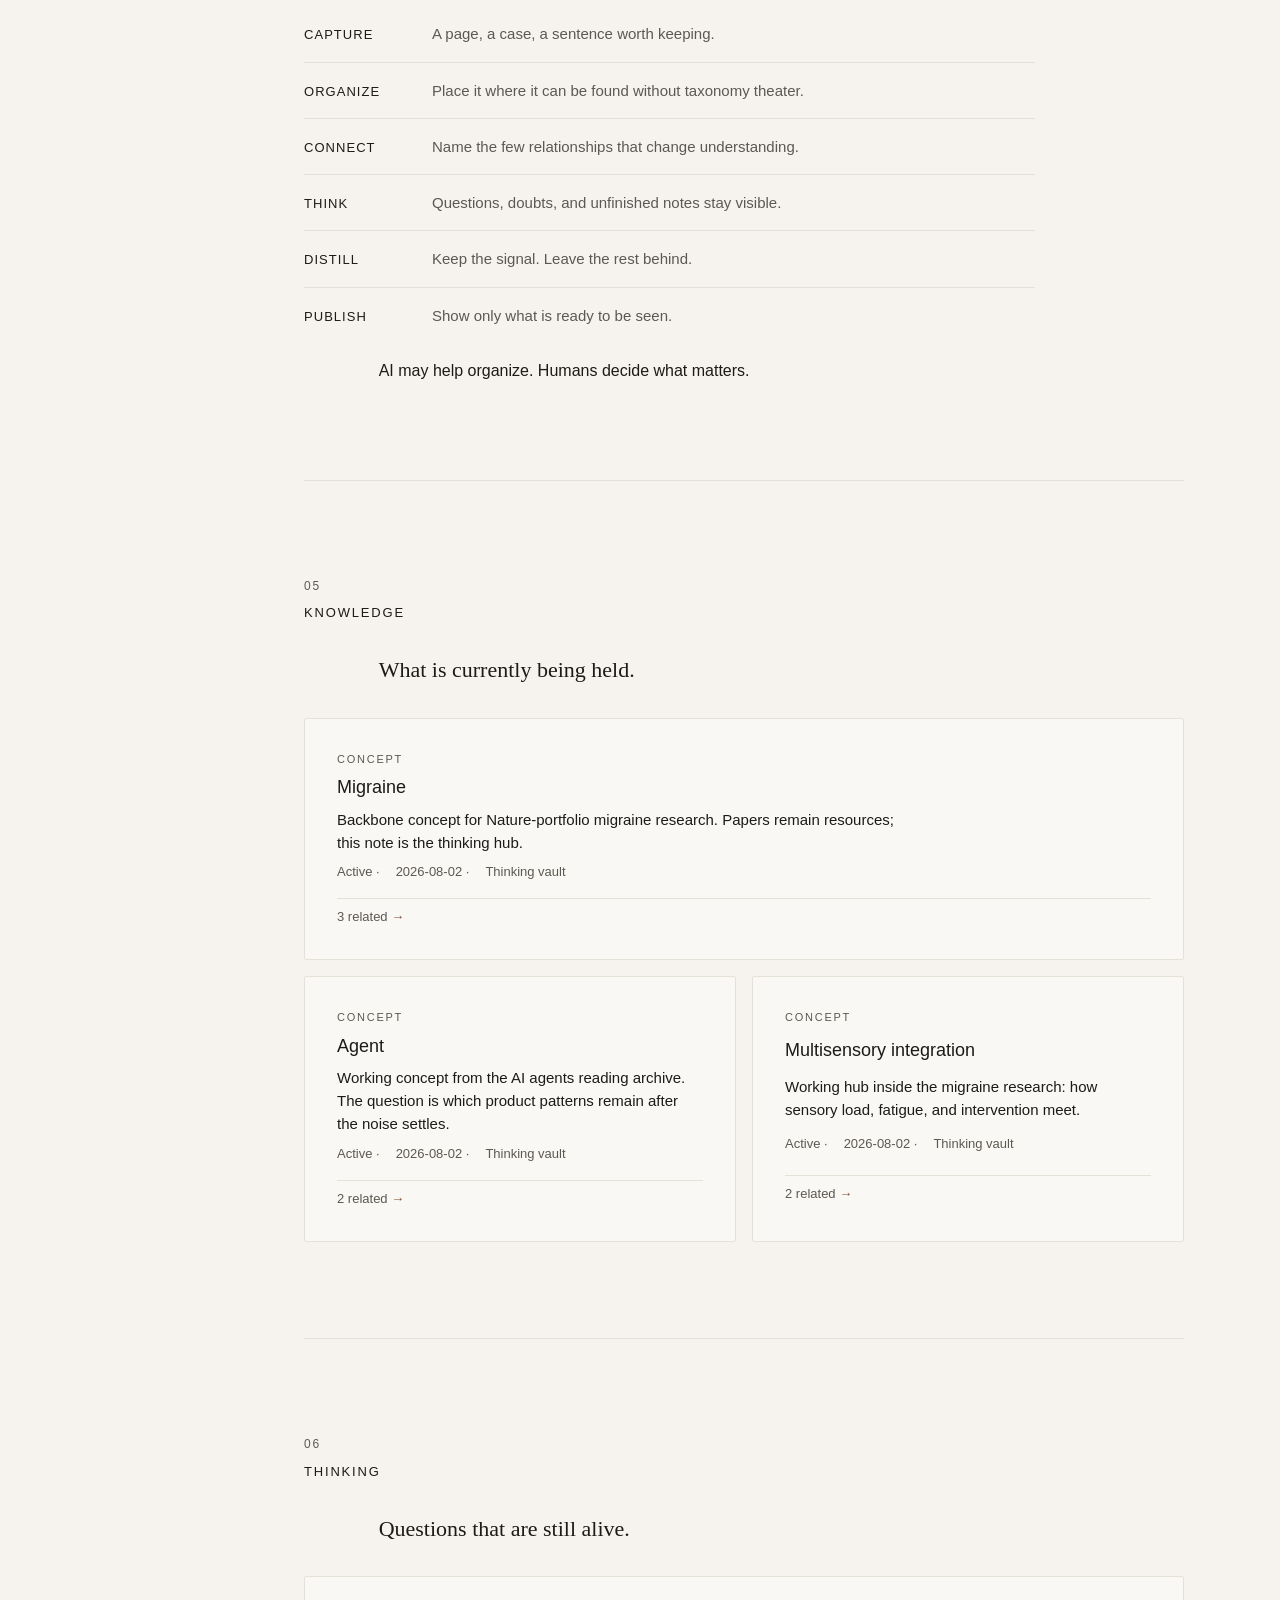
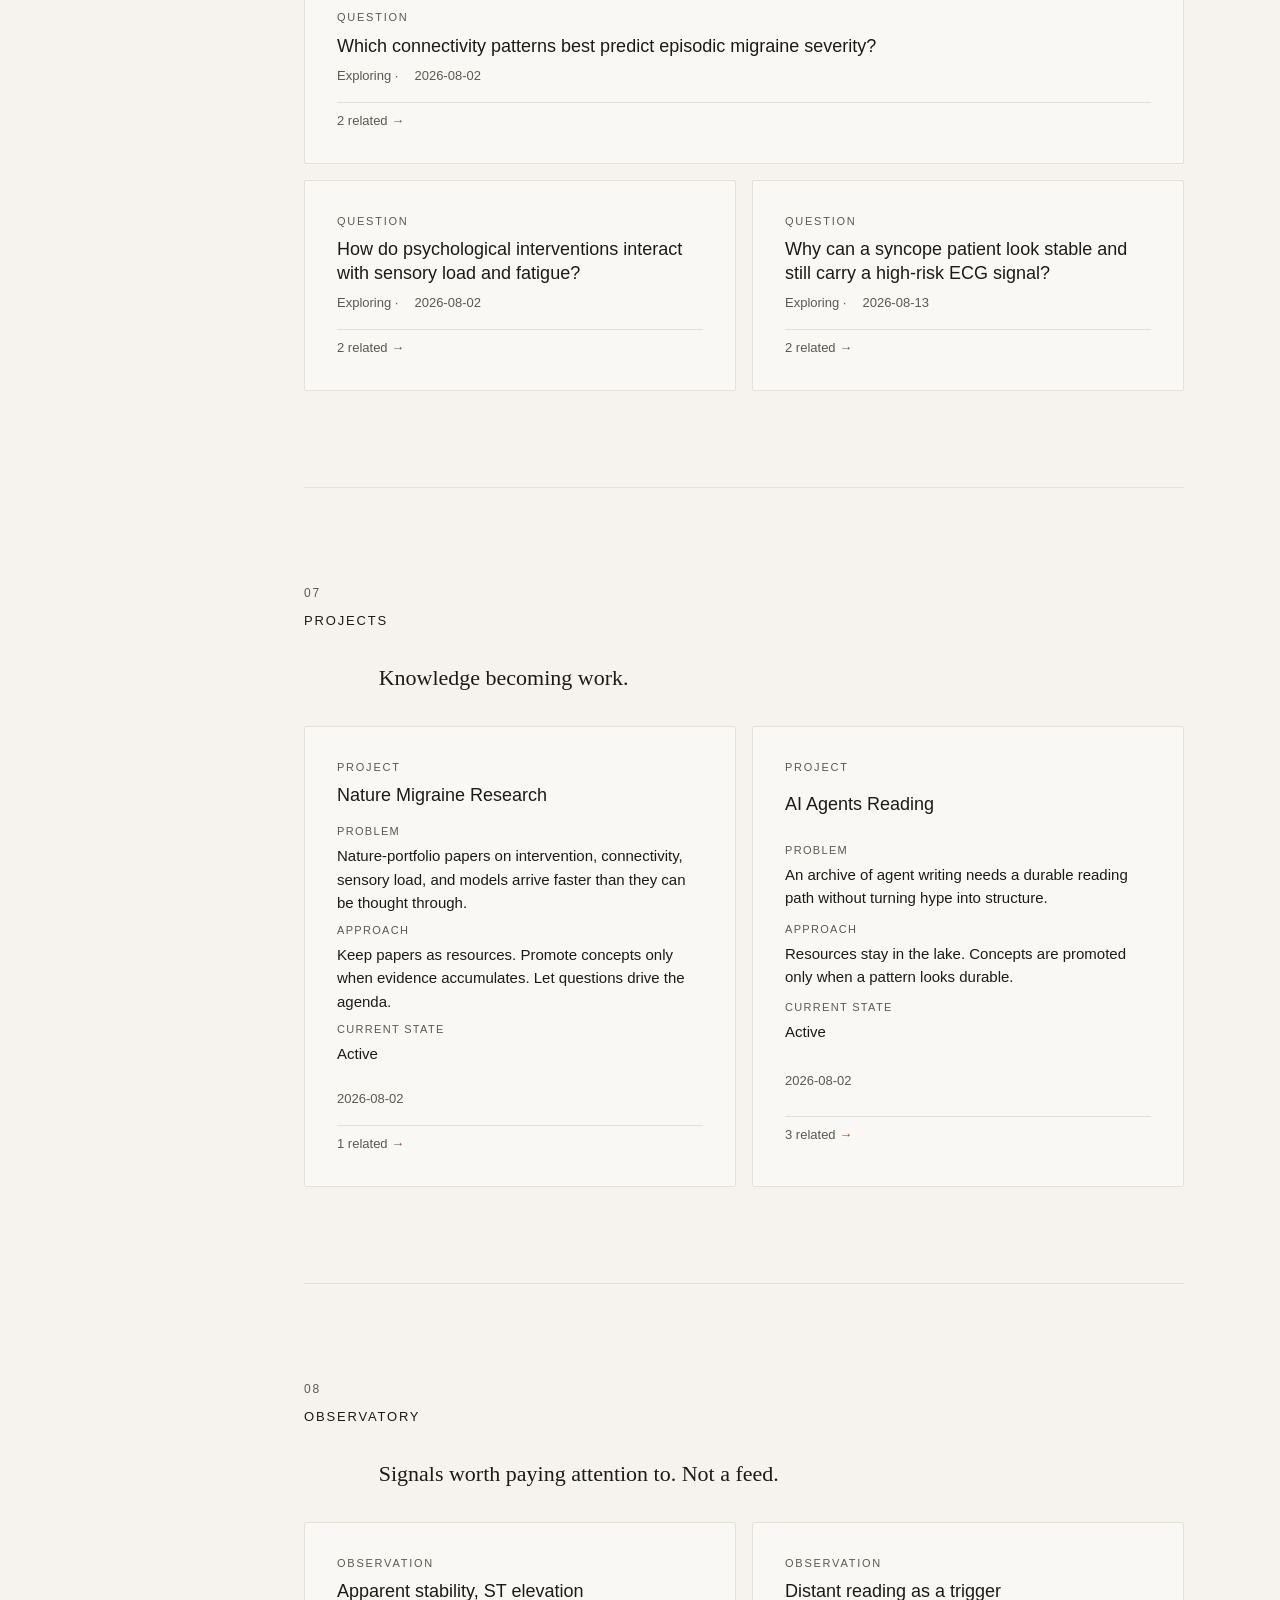
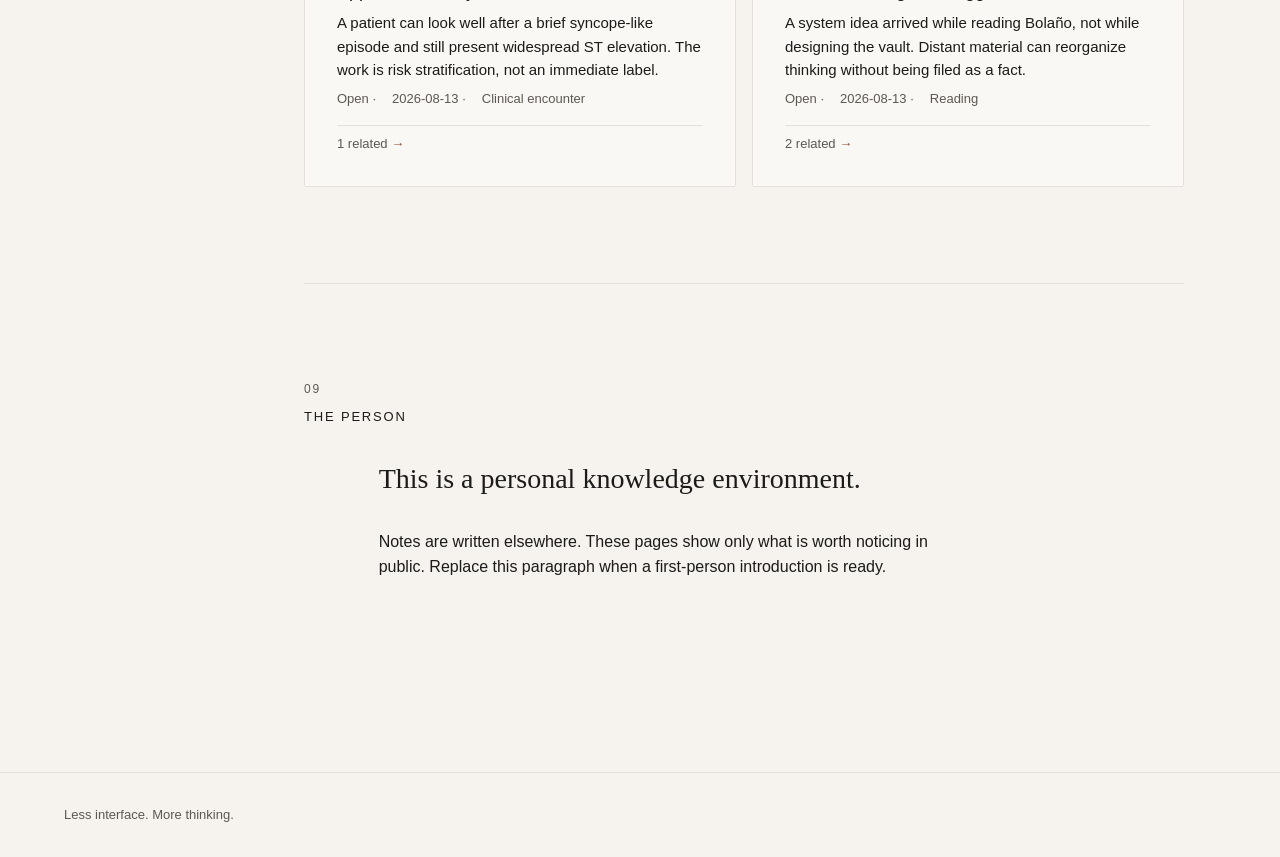
<file: projects/research-brief/pages/observatory-home/index.html>
<!DOCTYPE html>
<html lang="en">
  <head>
    <meta charset="utf-8" />
    <meta name="viewport" content="width=device-width, initial-scale=1" />
    <title>Observatory</title>
    <meta
      name="description"
      content="A quiet personal knowledge environment."
    />
    <link rel="stylesheet" href="styles/tokens.css" />
    <link rel="stylesheet" href="styles/base.css" />
    <link rel="stylesheet" href="styles/layout.css" />
    <link rel="stylesheet" href="styles/components.css" />
  </head>
  <body>
    <a class="skip-link" href="#main">Skip to content</a>

    <header class="site-header">
      <div class="masthead">
        <p class="masthead-mark">Observatory</p>
        <p class="masthead-line">A quiet knowledge system</p>
      </div>
    </header>

    <div class="page">
      <nav class="index-nav" aria-label="Index">
        <span class="index-nav-label" id="index-label">Index</span>
        <ol aria-labelledby="index-label">
          <li><a href="#problem">Problem</a></li>
          <li><a href="#response">Response</a></li>
          <li><a href="#philosophy">Philosophy</a></li>
          <li><a href="#system">System</a></li>
          <li><a href="#knowledge">Knowledge</a></li>
          <li><a href="#thinking">Thinking</a></li>
          <li><a href="#projects">Projects</a></li>
          <li><a href="#observatory">Observatory</a></li>
          <li><a href="#person">Person</a></li>
        </ol>
      </nav>

      <main id="main" class="site-main">
        <section class="section" id="problem" aria-labelledby="problem-title">
          <div class="section-inner">
            <header class="section-header span-12">
              <p class="section-kicker">01</p>
              <h2 class="section-title" id="problem-title">The problem</h2>
            </header>
            <p class="statement start-2 span-9">
              Information is becoming abundant. The interfaces that followed
              became noisier.
            </p>
            <div class="prose start-2 span-8">
              <p>
                Capture is cheap. Computation is cheap. What is scarce is
                attention, and the judgment of what deserves it.
              </p>
            </div>
          </div>
        </section>

        <section class="section" id="response" aria-labelledby="response-title">
          <div class="section-inner">
            <header class="section-header span-12">
              <p class="section-kicker">02</p>
              <h2 class="section-title" id="response-title">The response</h2>
            </header>
            <p class="statement start-2 span-9">
              Therefore the interface should become quieter.
            </p>
            <div class="prose start-2 span-8">
              <p>
                Less to look at. More room to think. The page should contain
                nothing unnecessary, and nothing essential should be missing.
              </p>
            </div>
          </div>
        </section>

        <section
          class="section"
          id="philosophy"
          aria-labelledby="philosophy-title"
        >
          <div class="section-inner">
            <header class="section-header span-12">
              <p class="section-kicker">03</p>
              <h2 class="section-title" id="philosophy-title">
                The philosophy
              </h2>
            </header>
            <p class="statement start-2 span-9">
              In the AI era, a personal knowledge system should feel like MUJI:
              restrained, functional, calm.
            </p>
            <div class="prose start-2 span-8">
              <p>
                AI increases the amount of information and computation available
                to one person. The interface should reduce cognitive noise
                rather than display that power.
              </p>
              <p>
                The purpose of a knowledge system is not to remember everything.
                It is to decide what is worth noticing.
              </p>
            </div>
          </div>
        </section>

        <section class="section" id="system" aria-labelledby="system-title">
          <div class="section-inner">
            <header class="section-header span-12">
              <p class="section-kicker">04</p>
              <h2 class="section-title" id="system-title">The system</h2>
            </header>
            <p class="statement statement--quiet start-2 span-8">
              An intellectual sequence, not a flowchart.
            </p>
            <ol class="system-list span-10">
              <li class="system-step">
                <span class="system-name">Capture</span>
                <span class="system-note"
                  >A page, a case, a sentence worth keeping.</span
                >
              </li>
              <li class="system-step">
                <span class="system-name">Organize</span>
                <span class="system-note"
                  >Place it where it can be found without taxonomy theater.</span
                >
              </li>
              <li class="system-step">
                <span class="system-name">Connect</span>
                <span class="system-note"
                  >Name the few relationships that change understanding.</span
                >
              </li>
              <li class="system-step">
                <span class="system-name">Think</span>
                <span class="system-note"
                  >Questions, doubts, and unfinished notes stay visible.</span
                >
              </li>
              <li class="system-step">
                <span class="system-name">Distill</span>
                <span class="system-note"
                  >Keep the signal. Leave the rest behind.</span
                >
              </li>
              <li class="system-step">
                <span class="system-name">Publish</span>
                <span class="system-note"
                  >Show only what is ready to be seen.</span
                >
              </li>
            </ol>
            <p class="prose start-2 span-8">
              AI may help organize. Humans decide what matters.
            </p>
          </div>
        </section>

        <section
          class="section"
          id="knowledge"
          aria-labelledby="knowledge-title"
        >
          <div class="section-inner">
            <header class="section-header span-12">
              <p class="section-kicker">05</p>
              <h2 class="section-title" id="knowledge-title">Knowledge</h2>
            </header>
            <p class="statement statement--quiet start-2 span-8">
              What is currently being held.
            </p>
            <div
              class="object-grid span-12 objects-slot"
              id="knowledge-objects"
            ></div>
          </div>
        </section>

        <section class="section" id="thinking" aria-labelledby="thinking-title">
          <div class="section-inner">
            <header class="section-header span-12">
              <p class="section-kicker">06</p>
              <h2 class="section-title" id="thinking-title">Thinking</h2>
            </header>
            <p class="statement statement--quiet start-2 span-8">
              Questions that are still alive.
            </p>
            <div
              class="object-grid span-12 objects-slot"
              id="thinking-objects"
            ></div>
          </div>
        </section>

        <section class="section" id="projects" aria-labelledby="projects-title">
          <div class="section-inner">
            <header class="section-header span-12">
              <p class="section-kicker">07</p>
              <h2 class="section-title" id="projects-title">Projects</h2>
            </header>
            <p class="statement statement--quiet start-2 span-8">
              Knowledge becoming work.
            </p>
            <div
              class="object-grid span-12 objects-slot"
              id="project-objects"
            ></div>
          </div>
        </section>

        <section
          class="section"
          id="observatory"
          aria-labelledby="observatory-title"
        >
          <div class="section-inner">
            <header class="section-header span-12">
              <p class="section-kicker">08</p>
              <h2 class="section-title" id="observatory-title">Observatory</h2>
            </header>
            <p class="statement statement--quiet start-2 span-8">
              Signals worth paying attention to. Not a feed.
            </p>
            <div
              class="object-grid span-12 objects-slot"
              id="observatory-objects"
            ></div>
          </div>
        </section>

        <section class="section" id="person" aria-labelledby="person-title">
          <div class="section-inner">
            <header class="section-header span-12">
              <p class="section-kicker">09</p>
              <h2 class="section-title" id="person-title">The person</h2>
            </header>
            <p class="statement start-2 span-9">
              This is a personal knowledge environment.
            </p>
            <div class="prose start-2 span-8">
              <p>
                Notes are written elsewhere. These pages show only what is worth
                noticing in public. Replace this paragraph when a first-person
                introduction is ready.
              </p>
            </div>
          </div>
        </section>
      </main>
    </div>

    <footer class="site-footer">
      <p class="footer-inner">Less interface. More thinking.</p>
    </footer>

    <script src="scripts/main.js" defer></script>
  </body>
</html>
</file>
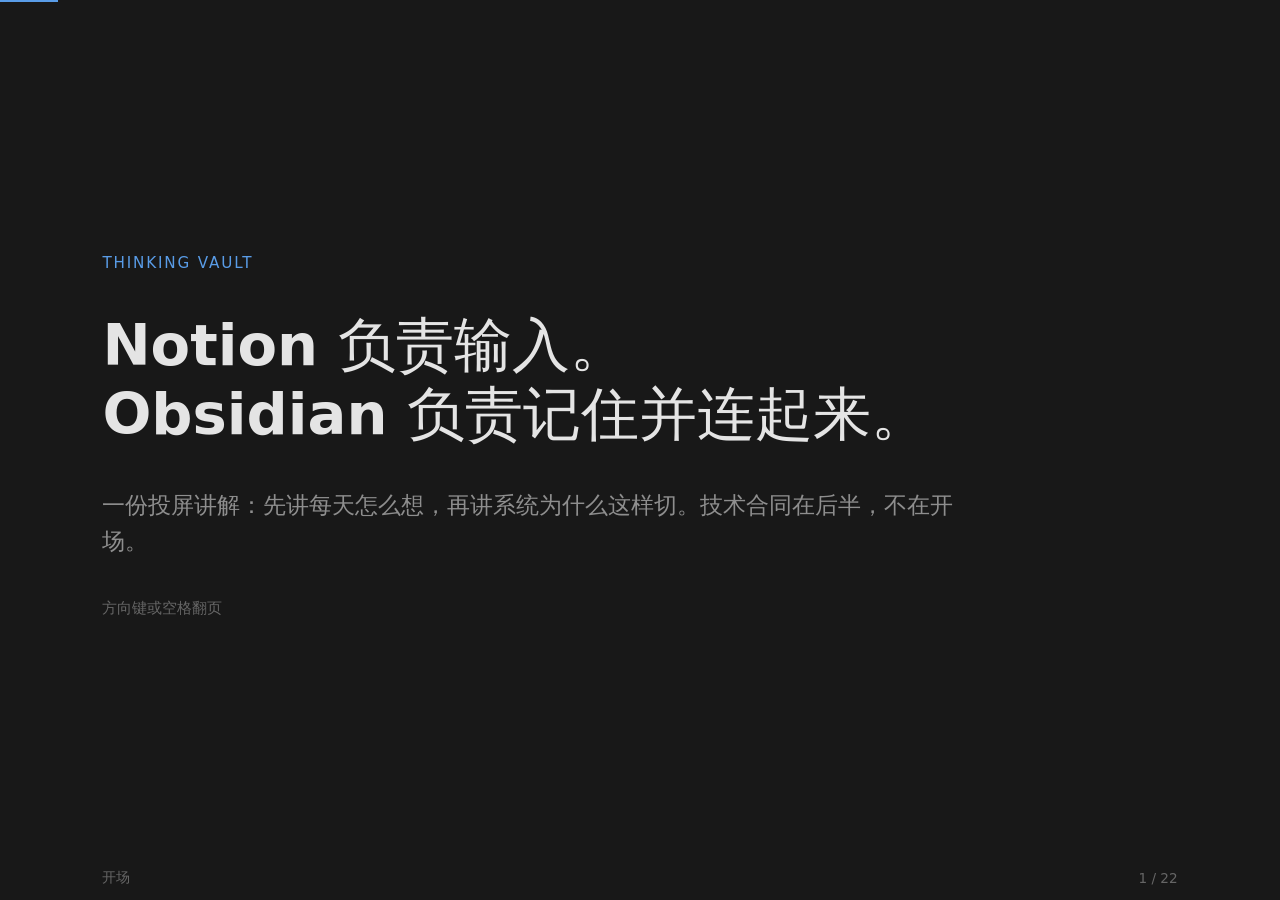
<file: projects/research-brief/pages/thinking-vault-talk/index.html>
<!DOCTYPE html>
<html lang="zh-CN">
<head>
  <meta charset="utf-8">
  <meta name="viewport" content="width=device-width, initial-scale=1">
  <title>Thinking Vault · Notion 输入 / Obsidian 记忆</title>
  <style>
    :root {
      --bg: #181818;
      --chrome: #141414;
      --text: #e4e4e4;
      --muted: rgba(228, 228, 228, 0.58);
      --faint: rgba(228, 228, 228, 0.38);
      --fill: rgba(228, 228, 228, 0.07);
      --fill-strong: rgba(228, 228, 228, 0.12);
      --stroke: rgba(228, 228, 228, 0.18);
      --accent: #599ce7;
      --ok: #3fa266;
      --warn: #f1b467;
    }

    * { box-sizing: border-box; margin: 0; padding: 0; }

    html, body {
      height: 100%;
      background: var(--bg);
      color: var(--text);
      font-family: "PingFang SC", "Noto Sans SC", "Source Han Sans SC",
        system-ui, sans-serif;
      overflow: hidden;
    }

    #deck {
      height: 100%;
      position: relative;
    }

    .slide {
      display: none;
      height: 100%;
      padding: 7vh 8vw 10vh;
      flex-direction: column;
      justify-content: center;
      gap: 2.4rem;
    }

    .slide.is-on {
      display: flex;
    }

    .kicker {
      font-size: 0.95rem;
      letter-spacing: 0.12em;
      text-transform: uppercase;
      color: var(--accent);
      font-weight: 500;
    }

    h1 {
      font-size: clamp(2.4rem, 5vw, 3.6rem);
      font-weight: 590;
      line-height: 1.2;
      max-width: 18em;
    }

    h2 {
      font-size: clamp(1.8rem, 3.6vw, 2.6rem);
      font-weight: 590;
      line-height: 1.25;
      max-width: 22em;
    }

    .lede {
      font-size: clamp(1.15rem, 2vw, 1.45rem);
      line-height: 1.55;
      color: var(--muted);
      max-width: 38em;
    }

    .claim {
      font-size: clamp(1.35rem, 2.4vw, 1.85rem);
      line-height: 1.45;
      max-width: 22em;
    }

    .loop {
      display: flex;
      flex-wrap: wrap;
      gap: 0.55rem 0.4rem;
      align-items: center;
      max-width: 56rem;
    }

    .loop span {
      background: var(--fill-strong);
      border: 1px solid var(--stroke);
      border-radius: 6px;
      padding: 0.45rem 0.75rem;
      font-size: 1.05rem;
    }

    .loop i {
      color: var(--faint);
      font-style: normal;
      font-size: 1.1rem;
    }

    .grid-2, .grid-4 {
      display: grid;
      gap: 1.1rem;
    }

    .grid-2 { grid-template-columns: 1fr 1fr; }
    .grid-4 { grid-template-columns: 1fr 1fr; }

    .panel {
      background: var(--fill);
      border: 1px solid var(--stroke);
      border-radius: 8px;
      padding: 1.25rem 1.4rem;
      display: flex;
      flex-direction: column;
      gap: 0.55rem;
    }

    .panel h3 {
      font-size: 1.15rem;
      font-weight: 590;
    }

    .panel p, .note, li {
      font-size: 1.05rem;
      line-height: 1.5;
      color: var(--muted);
    }

    .panel .tag {
      font-size: 0.78rem;
      letter-spacing: 0.08em;
      text-transform: uppercase;
      color: var(--accent);
    }

    ul.plain {
      list-style: none;
      display: flex;
      flex-direction: column;
      gap: 0.9rem;
      max-width: 40em;
    }

    ul.plain li {
      font-size: 1.2rem;
      color: var(--text);
      padding-left: 1.1rem;
      border-left: 2px solid var(--stroke);
    }

    ul.plain li strong { font-weight: 590; }

    ul.refuse li {
      color: var(--muted);
    }

    ul.refuse li em {
      font-style: normal;
      color: var(--text);
    }

    .flow {
      display: flex;
      flex-wrap: wrap;
      align-items: center;
      gap: 0.5rem;
    }

    .flow .box {
      background: var(--fill-strong);
      border: 1px solid var(--stroke);
      border-radius: 6px;
      padding: 0.7rem 1rem;
      font-size: 1.05rem;
      min-width: 7.5rem;
      text-align: center;
    }

    .flow .box.accent {
      border-color: var(--accent);
    }

    .flow .arrow {
      color: var(--faint);
      font-size: 1.2rem;
    }

    table.compact {
      border-collapse: collapse;
      width: min(100%, 52rem);
      font-size: 1.05rem;
    }

    table.compact th,
    table.compact td {
      text-align: left;
      padding: 0.7rem 0.85rem;
      border-bottom: 1px solid var(--stroke);
      vertical-align: top;
    }

    table.compact th {
      color: var(--faint);
      font-weight: 500;
      font-size: 0.85rem;
      letter-spacing: 0.04em;
    }

    table.compact td:first-child {
      color: var(--text);
      font-weight: 500;
      white-space: nowrap;
    }

    table.compact td { color: var(--muted); }

    code {
      font-family: ui-monospace, "SF Mono", Menlo, Consolas, monospace;
      font-size: 0.92em;
      background: var(--fill-strong);
      padding: 0.08em 0.35em;
      border-radius: 4px;
    }

    .hint {
      font-size: 0.95rem;
      color: var(--faint);
    }

    .hud {
      position: fixed;
      left: 0;
      right: 0;
      bottom: 0;
      height: 44px;
      display: flex;
      align-items: center;
      justify-content: space-between;
      padding: 0 8vw;
      color: var(--faint);
      font-size: 0.85rem;
      pointer-events: none;
    }

    .bar {
      position: fixed;
      top: 0;
      left: 0;
      height: 2px;
      background: var(--accent);
      width: 0;
    }

    @media (max-width: 820px) {
      .grid-2, .grid-4 { grid-template-columns: 1fr; }
      .slide { padding: 6vh 6vw 12vh; gap: 1.6rem; }
      table.compact td:first-child { white-space: normal; }
    }
  </style>
</head>
<body>
  <div class="bar" id="bar"></div>
  <main id="deck">

    <!-- 1 -->
    <section class="slide" data-act="开场">
      <p class="kicker">Thinking Vault</p>
      <h1>Notion 负责输入。<br>Obsidian 负责记住并连起来。</h1>
      <p class="lede">一份投屏讲解：先讲每天怎么想，再讲系统为什么这样切。技术合同在后半，不在开场。</p>
      <p class="hint">方向键或空格翻页</p>
    </section>

    <!-- 2 -->
    <section class="slide" data-act="开场">
      <p class="kicker">主线</p>
      <h2>先记住这条闭环，后面每一页都围着它转。</h2>
      <div class="loop">
        <span>体验</span><i>→</i>
        <span>说话</span><i>→</i>
        <span>AI 帮想</span><i>→</i>
        <span>Notion 列记住</span><i>→</i>
        <span>Obsidian 连接</span><i>→</i>
        <span>图长大</span><i>→</i>
        <span>研究以后再说</span>
      </div>
      <p class="lede">这不是 Research Engine，也不是双向同步。V1 停在「连接发生、图开始长」。</p>
    </section>

    <!-- 3 -->
    <section class="slide" data-act="理念">
      <p class="kicker">Act 1 · 为什么这样切</p>
      <h2>旧做法把两件事绑在同一套产品里。</h2>
      <p class="claim">收藏阅读，和思考操作系统，不是同一条路。</p>
      <p class="lede">Obsidian 一度同时当仓库、投影面、思考本。文件夹越来越多，日常路径越来越碎。根因不是缺功能，是目标叠在一起。</p>
    </section>

    <!-- 4 -->
    <section class="slide" data-act="理念">
      <p class="kicker">Act 1 · 两条流水线</p>
      <h2>信息归信息。思考归思考。禁止合流。</h2>
      <div class="grid-2">
        <div class="panel">
          <p class="tag">Information</p>
          <h3>世界记忆</h3>
          <p>网页、邮件、书目走 Library / Content Lake。那是外部信息的采集与阅读库。</p>
        </div>
        <div class="panel">
          <p class="tag">Thinking</p>
          <h3>自己的想法</h3>
          <p>在 Notion Thinking Database 里捕捉、澄清；单向同步进 Obsidian。不经过 collect，也不进 Lake。</p>
        </div>
      </div>
      <p class="lede">两条线只在 Wikilink 相遇。把 Notion 接进阅读采集管线，是明确禁止的。</p>
    </section>

    <!-- 5 -->
    <section class="slide" data-act="理念">
      <p class="kicker">Act 1 · 四层角色</p>
      <h2>每个表面只做一件它最适合的事。</h2>
      <div class="grid-4">
        <div class="panel">
          <p class="tag">Notion</p>
          <h3>输入 / 交互</h3>
          <p>手机捕捉、对话澄清、属性列、轻量状态、Relation。</p>
        </div>
        <div class="panel">
          <p class="tag">Obsidian</p>
          <h3>认知图 / 记忆</h3>
          <p>把结构化思考落成笔记。有意义的 <code>[[wikilink]]</code> 就是图。</p>
        </div>
        <div class="panel">
          <p class="tag">Website</p>
          <h3>以后才呈现</h3>
          <p>公开镜像可以消费 Obsidian 派生内容。它不是思考编辑器。</p>
        </div>
        <div class="panel">
          <p class="tag">Content Lake</p>
          <h3>只存外部信息</h3>
          <p>原始字节的记忆层。永不进入 Thinking 管线。</p>
        </div>
      </div>
    </section>

    <!-- 6 -->
    <section class="slide" data-act="理念">
      <p class="kicker">Act 1 · 明确拒绝</p>
      <h2>V1 靠少做，才站得住。</h2>
      <ul class="plain refuse">
        <li><em>不做双向同步。</em> Obsidian 不是编辑权威，改完不会写回 Notion。</li>
        <li><em>不用文件夹当结构。</em> Thinking 扁平铺开，用链接，不用分类目录。</li>
        <li><em>不自动出 Research Brief。</em> 研究自动化留给以后，现在只让连接发生。</li>
        <li><em>不用第三方同步 App。</em> 传输是自托管后端：Notion API 进来，Writer 写出 Markdown。</li>
      </ul>
    </section>

    <!-- 7 -->
    <section class="slide" data-act="场景">
      <p class="kicker">Act 2 · 场面 1 · 捕捉</p>
      <h2>想法出现的那一刻，先写进 Notion。</h2>
      <p class="claim">Raw Thought 是原始句子。AI 不得在你没说「替换」时改掉它。</p>
      <p class="lede">手机或电脑都可以。这一步只要求留下那句还没被整理的话。整理是下一场，不是这一场。</p>
    </section>

    <!-- 8 -->
    <section class="slide" data-act="场景">
      <p class="kicker">Act 2 · 场面 2 · 澄清</p>
      <h2>对话是短暂的。列才是记住的东西。</h2>
      <p class="lede">和 Notion AI 把意思谈清楚，可以。谈完以后，把 Context、Observation、Questions 等列填上。没有填进列的内容，系统不当作结构化思考。</p>
      <p class="lede">正文可以继续写更长的 Extended Reflection。它是附录，不是合同。</p>
    </section>

    <!-- 9 -->
    <section class="slide" data-act="场景">
      <p class="kicker">Act 2 · 场面 3 · 状态</p>
      <h2>线上库用三个词，描述想法走到哪了。</h2>
      <div class="flow">
        <div class="box">raw<br><span class="hint">原始捕捉</span></div>
        <span class="arrow">→</span>
        <div class="box">developing<br><span class="hint">澄清中</span></div>
        <span class="arrow">→</span>
        <div class="box accent">connected<br><span class="hint">已建立连接</span></div>
      </div>
      <p class="lede">这是你每天看到的 Status。工程清单里的 Draft / Active / Archived 仍然兼容，但讲工作流时用上面三个词。</p>
    </section>

    <!-- 10 -->
    <section class="slide" data-act="场景">
      <p class="kicker">Act 2 · 场面 4 · 同步</p>
      <h2>填好列之后，一键打到 Thinking valut。</h2>
      <p class="claim">macOS 快捷指令跑同步。Clash 开着或关着都可以。</p>
      <p class="lede">目标库是 iCloud 里的 <code>Thinking valut</code>。不要写到 Documents 父目录，也不要写到另一个 <code>Thinking/</code> 文件夹。同步是单向覆盖：Notion 是这次写入的权威。</p>
    </section>

    <!-- 11 -->
    <section class="slide" data-act="场景">
      <p class="kicker">Act 2 · 场面 5 · 连接</p>
      <h2>打开 Obsidian，跟着 <code>[[wikilink]]</code> 走。</h2>
      <p class="claim">图是连接的结果，不是另做一套引擎。</p>
      <p class="lede">Related Information 指向其他思考页，同步后出现在 Connections。Context 里的概念也会拆成链接。V1 成功标准是这些链接还在，而不是自动长出一张认知图。</p>
    </section>

    <!-- 12 -->
    <section class="slide" data-act="工作流">
      <p class="kicker">Act 3 · 操作协议</p>
      <h2>三层东西，不要混成一层。</h2>
      <div class="grid-2">
        <div class="panel">
          <p class="tag">短暂</p>
          <h3>对话</h3>
          <p>用来想清楚。聊完可以丢掉，不必当档案。</p>
        </div>
        <div class="panel">
          <p class="tag">结构化记录</p>
          <h3>属性列</h3>
          <p>Name、Raw Thought、Context、Questions……这才是同步合同。</p>
        </div>
        <div class="panel">
          <p class="tag">补充</p>
          <h3>页面正文</h3>
          <p>更长的 Extended Reflection、嵌套子页。同步时跟在属性章节后面。</p>
        </div>
        <div class="panel">
          <p class="tag">记忆</p>
          <h3>Obsidian 笔记</h3>
          <p>按 <code>source_id</code> 写成一篇 Markdown。空列不生成空章节。</p>
        </div>
      </div>
    </section>

    <!-- 13 -->
    <section class="slide" data-act="工作流">
      <p class="kicker">Act 3 · 同步前最低条件</p>
      <h2>至少有名字，和那句原始想法。</h2>
      <ul class="plain">
        <li><strong>Name</strong> 决定标题和文件名。</li>
        <li><strong>Raw Thought</strong> 决定这则思考是否真的存在。</li>
        <li>其他列按需填。空的就省略，不要为了「完整」堆空章节。</li>
        <li>没填列就去同步，Obsidian 不会替你把对话变成结构。</li>
      </ul>
    </section>

    <!-- 14 -->
    <section class="slide" data-act="工作流">
      <p class="kicker">Act 3 · Context 怎么写</p>
      <h2>只分号。一项一个概念。</h2>
      <table class="compact">
        <thead>
          <tr><th>Notion Context</th><th>Obsidian</th></tr>
        </thead>
        <tbody>
          <tr>
            <td><code>临床沟通；夜班；眩晕</code></td>
            <td><code>[[临床沟通]]</code>　<code>[[夜班]]</code>　<code>[[眩晕]]</code></td>
          </tr>
          <tr>
            <td><code>vertigo; dizziness</code></td>
            <td><code>[[vertigo]]</code>　<code>[[dizziness]]</code></td>
          </tr>
        </tbody>
      </table>
      <p class="lede">不用逗号、顿号、竖线当分隔。已有 <code>[[…]]</code> 的内部不拆。给 AI 的口令：短目标、中文分号、不要整句。</p>
    </section>

    <!-- 15 -->
    <section class="slide" data-act="工作流">
      <p class="kicker">Act 3 · 怎样算做成了</p>
      <h2>打开 vault，应该看见同一则思考，而不是一份副本。</h2>
      <ul class="plain">
        <li>Notion 里填好的 Raw Thought，在笔记里还是那句话。</li>
        <li>内页写的长反思，跟在属性章节后面，没有丢。</li>
        <li>再同步一次，还是那一个文件。</li>
        <li>改了标题，文件名跟着改，身份仍是同一页。</li>
        <li>关联页变成 Connections 里的 <code>[[链接]]</code>。</li>
      </ul>
    </section>

    <!-- 16 -->
    <section class="slide" data-act="技术">
      <p class="kicker">Act 4 · 管线</p>
      <h2>人走完协议之后，机器只做这一条。</h2>
      <div class="flow">
        <div class="box">Notion API</div>
        <span class="arrow">→</span>
        <div class="box">Adapter</div>
        <span class="arrow">→</span>
        <div class="box">Normalizer</div>
        <span class="arrow">→</span>
        <div class="box accent">Canonical</div>
        <span class="arrow">→</span>
        <div class="box">Writer</div>
        <span class="arrow">→</span>
        <div class="box">Thinking/*.md</div>
        <span class="arrow">→</span>
        <div class="box accent">Wikilink 图</div>
      </div>
      <p class="lede">Information 笔记从另一侧进来，只在最后的图与 Thinking 汇合。细节在设计 canvas，投屏只留骨架。</p>
    </section>

    <!-- 17 -->
    <section class="slide" data-act="技术">
      <p class="kicker">Act 4 · 合同摘录</p>
      <h2>投屏只看会改行为的列。</h2>
      <table class="compact">
        <thead>
          <tr><th>Notion</th><th>同步成什么</th></tr>
        </thead>
        <tbody>
          <tr><td>Name</td><td>标题，以及文件名</td></tr>
          <tr><td>Raw Thought</td><td><code>## Raw Thought</code>。已有内容不得默改。</td></tr>
          <tr><td>Context</td><td>分号拆成多个 <code>[[概念]]</code></td></tr>
          <tr><td>Related Information</td><td><code>## Connections</code> 下的 <code>[[Title]]</code></td></tr>
          <tr><td>Status</td><td>只进索引。Draft 跳过；Archived 软归档。</td></tr>
        </tbody>
      </table>
    </section>

    <!-- 18 -->
    <section class="slide" data-act="技术">
      <p class="kicker">Act 4 · 身份与删除</p>
      <h2>文件名可以变。<code>source_id</code> 不能变。</h2>
      <ul class="plain">
        <li>身份是 Notion page id，写在 frontmatter，不是用户要填的列。</li>
        <li>再次同步按这个 id 覆盖。同名不会生出第二篇。</li>
        <li>改标题：文件重命名，id 留下。</li>
        <li>删掉远端页：软归档到 Archive，永不硬删思考史。</li>
      </ul>
    </section>

    <!-- 19 -->
    <section class="slide" data-act="技术">
      <p class="kicker">Act 4 · 模块缝</p>
      <h2>谁也不准知道不该知道的形状。</h2>
      <table class="compact">
        <thead>
          <tr><th>模块</th><th>知道</th><th>不知道</th></tr>
        </thead>
        <tbody>
          <tr><td>Adapter</td><td>Notion 属性袋和块树</td><td>Markdown 长什么样</td></tr>
          <tr><td>Normalizer</td><td>如何变成 Canonical</td><td>网络 I/O</td></tr>
          <tr><td>Writer</td><td>按 id 写、改名、归档</td><td>Notion API 类型</td></tr>
        </tbody>
      </table>
      <p class="lede">合同缝在 Normalizer。这是单向同步能保持可测的原因。</p>
    </section>

    <!-- 20 -->
    <section class="slide" data-act="技术">
      <p class="kicker">Act 4 · 现状</p>
      <h2>同步已经能跑。图和网站还没当产品做。</h2>
      <div class="grid-2">
        <div class="panel">
          <p class="tag">已完成</p>
          <h3>Phase 1–5</h3>
          <p>审计、Canonical 模型、Notion Adapter、Obsidian Writer、Sync Engine（CLI + API，幂等，软归档）。</p>
        </div>
        <div class="panel">
          <p class="tag">延期</p>
          <h3>Phase 6–7</h3>
          <p>Graph 只保证 Wikilink 还在。Website 以后消费派生内容。自动研究不在 V1。</p>
        </div>
      </div>
    </section>

    <!-- 21 -->
    <section class="slide" data-act="收束">
      <p class="kicker">收束</p>
      <h2>三句就够把系统设计讲完。</h2>
      <ul class="plain">
        <li><strong>Notion 输入。</strong> 捕捉、澄清、把想法放进列。</li>
        <li><strong>Obsidian 记忆。</strong> 笔记是认知图的材料，链接是图。</li>
        <li><strong>同步只朝一个方向。</strong> 按 <code>source_id</code> 覆盖，思考史只软归档。</li>
      </ul>
    </section>

    <!-- 22 -->
    <section class="slide" data-act="收束">
      <p class="kicker">现在不做</p>
      <h2>下一步如果要讲，只讲链接还在。</h2>
      <p class="lede">不在这里展开 Knowledge OS、生命周期、自动 Brief。那些是另一套叙事。Thinking Vault 的下一寸，是让 Wikilink 在同步之后仍然活着——图会因此自己长出来。</p>
      <p class="hint">会后对照：设计 canvas · THINKING_VAULT_ARCHITECTURE.md</p>
    </section>

  </main>
  <div class="hud">
    <span id="act"></span>
    <span id="pos"></span>
  </div>
  <script>
    (function () {
      var slides = Array.prototype.slice.call(document.querySelectorAll(".slide"));
      var total = slides.length;
      var i = 0;
      var bar = document.getElementById("bar");
      var act = document.getElementById("act");
      var pos = document.getElementById("pos");

      function readHash() {
        var n = parseInt(location.hash.replace("#", ""), 10);
        if (n >= 1 && n <= total) i = n - 1;
      }

      function paint() {
        slides.forEach(function (s, k) {
          s.classList.toggle("is-on", k === i);
        });
        act.textContent = slides[i].getAttribute("data-act") || "";
        pos.textContent = (i + 1) + " / " + total;
        bar.style.width = ((i + 1) / total) * 100 + "%";
        if (location.hash !== "#" + (i + 1)) {
          history.replaceState(null, "", "#" + (i + 1));
        }
      }

      function go(d) {
        i = Math.max(0, Math.min(total - 1, i + d));
        paint();
      }

      readHash();
      paint();

      window.addEventListener("hashchange", function () {
        readHash();
        paint();
      });

      document.addEventListener("keydown", function (e) {
        if (e.key === "ArrowRight" || e.key === " " || e.key === "PageDown") {
          e.preventDefault();
          go(1);
        } else if (e.key === "ArrowLeft" || e.key === "Backspace" || e.key === "PageUp") {
          e.preventDefault();
          go(-1);
        } else if (e.key === "Home") {
          e.preventDefault();
          i = 0;
          paint();
        } else if (e.key === "End") {
          e.preventDefault();
          i = total - 1;
          paint();
        }
      });
    })();
  </script>
</body>
</html>
</file>
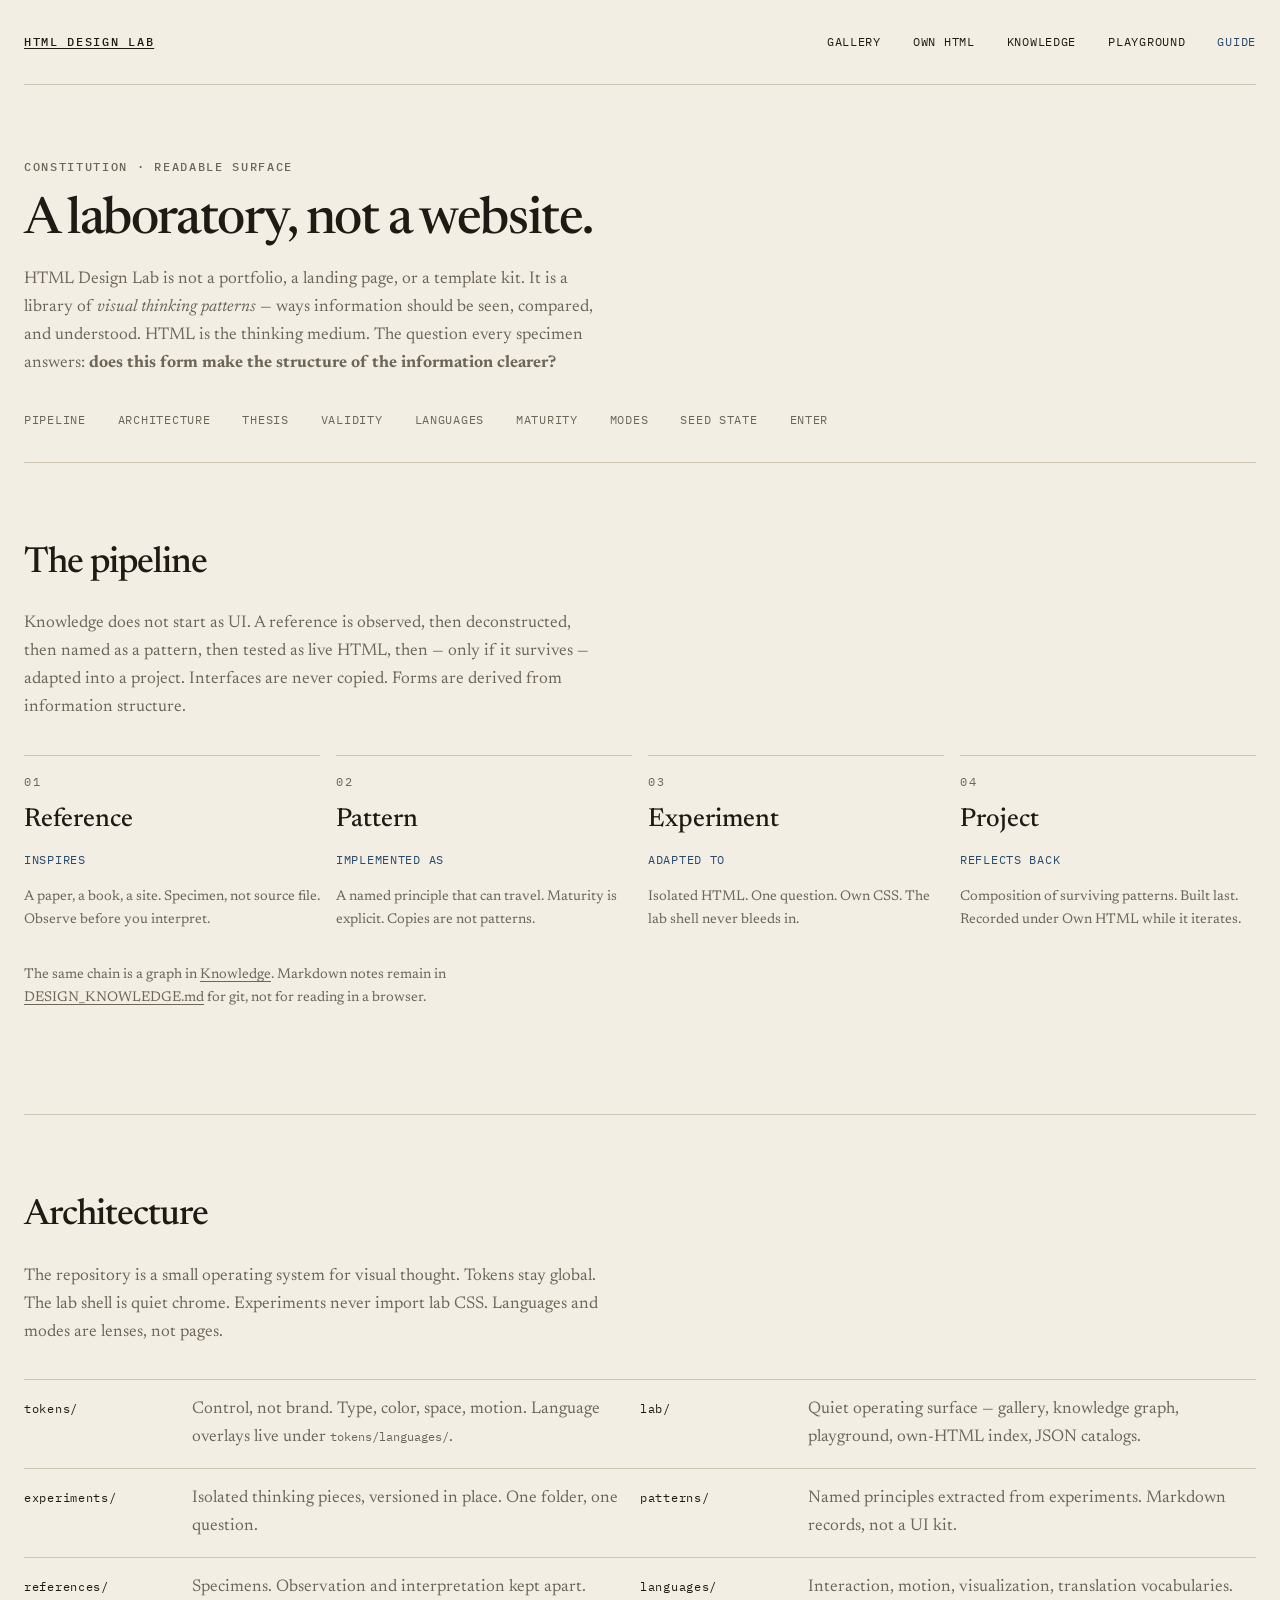
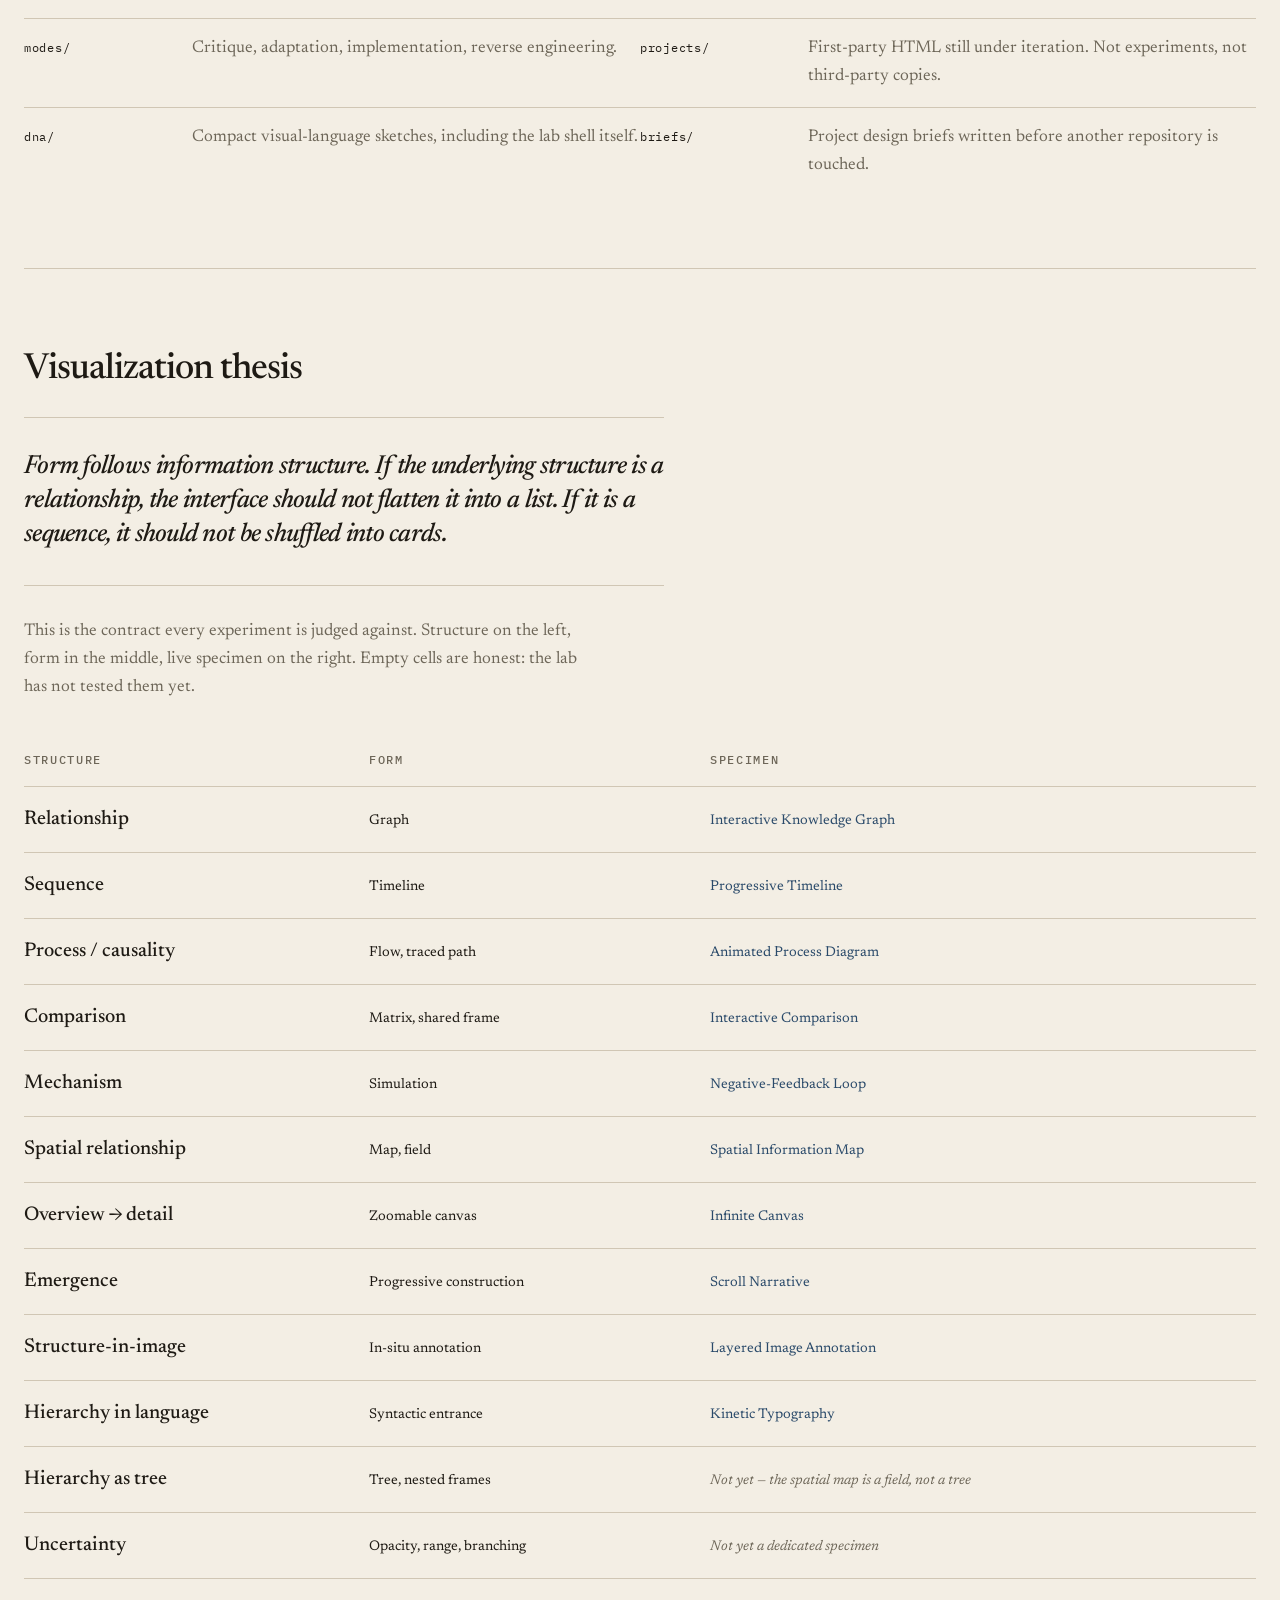
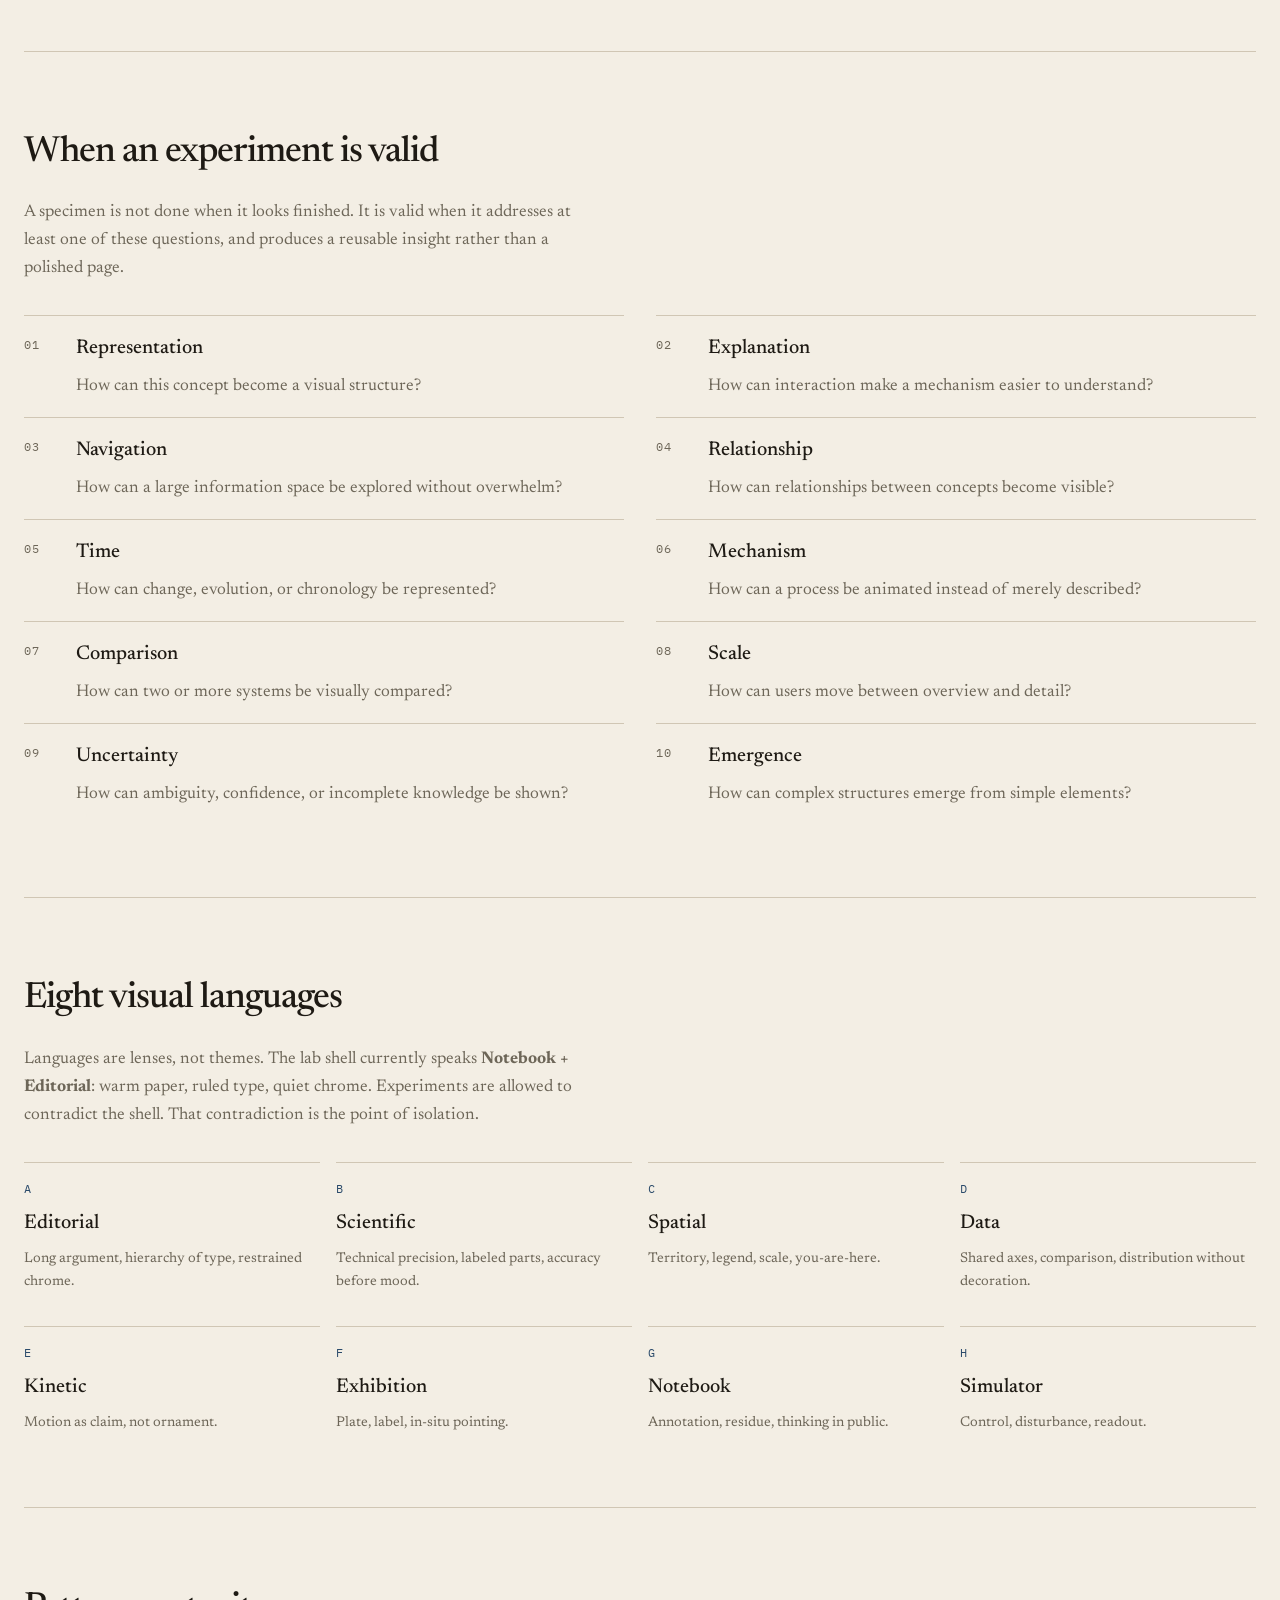
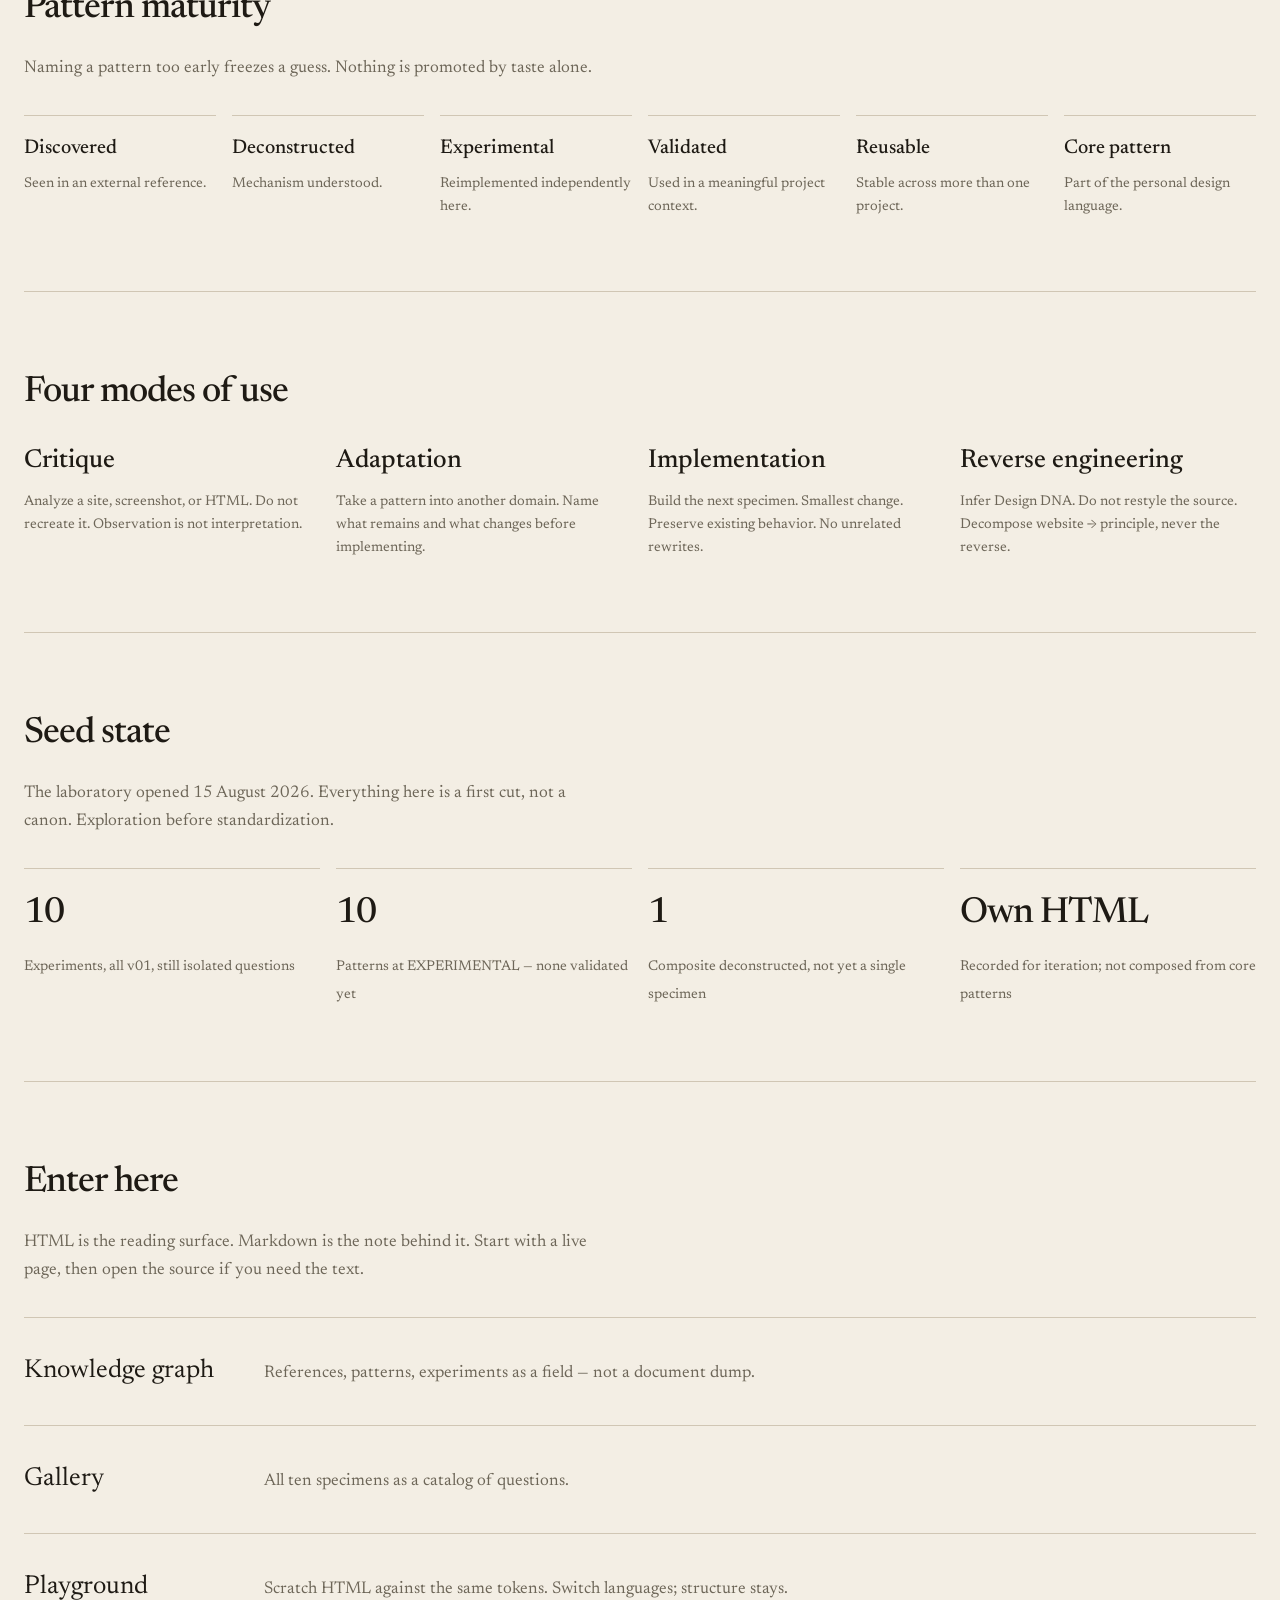
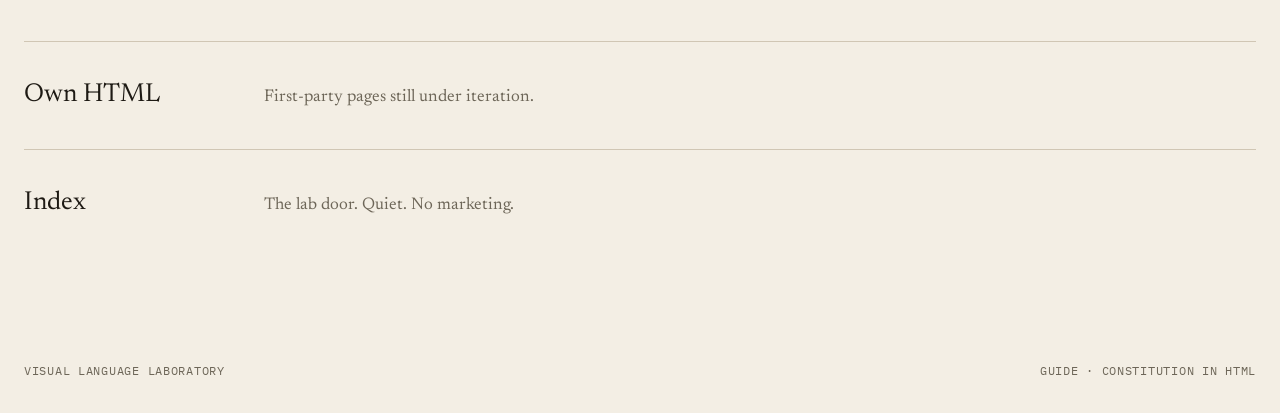
<file: guide.html>
<!DOCTYPE html>
<html lang="en">
  <head>
    <meta charset="utf-8" />
    <meta name="viewport" content="width=device-width, initial-scale=1" />
    <title>Guide — HTML Design Lab</title>
    <meta
      name="description"
      content="What HTML Design Lab is: a library of visual thinking patterns, a pipeline from reference to project, and a constitution for form that follows information structure."
    />
    <link rel="stylesheet" href="tokens/fonts.css" />
    <link rel="stylesheet" href="tokens/tokens.css" />
    <link rel="stylesheet" href="tokens/languages/notebook.css" />
    <link rel="stylesheet" href="lab/lab.css" />
  </head>
  <body class="lab">
    <a class="skip" href="#main">Skip to content</a>
    <div class="lab-frame">
      <header class="lab-top">
        <a class="wordmark" href="index.html">HTML Design Lab</a>
        <nav class="lab-nav" aria-label="Lab">
          <a href="lab/gallery.html">Gallery</a>
          <a href="lab/projects.html">Own HTML</a>
          <a href="lab/knowledge.html">Knowledge</a>
          <a href="lab/playground.html">Playground</a>
          <a href="guide.html" aria-current="page">Guide</a>
        </nav>
      </header>

      <main id="main">
        <div class="page-intro guide-intro">
          <p class="label">Constitution · readable surface</p>
          <h1>A laboratory, not a website.</h1>
          <p>
            HTML Design Lab is not a portfolio, a landing page, or a template kit.
            It is a library of <em>visual thinking patterns</em> — ways information
            should be seen, compared, and understood. HTML is the thinking medium.
            The question every specimen answers:
            <strong>does this form make the structure of the information clearer?</strong>
          </p>
        </div>

        <nav class="guide-toc" aria-label="On this page">
          <a href="#pipeline">Pipeline</a>
          <a href="#architecture">Architecture</a>
          <a href="#thesis">Thesis</a>
          <a href="#validity">Validity</a>
          <a href="#languages">Languages</a>
          <a href="#maturity">Maturity</a>
          <a href="#modes">Modes</a>
          <a href="#state">Seed state</a>
          <a href="#enter">Enter</a>
        </nav>

        <section class="guide-section" id="pipeline">
          <h2>The pipeline</h2>
          <p>
            Knowledge does not start as UI. A reference is observed, then
            deconstructed, then named as a pattern, then tested as live HTML,
            then — only if it survives — adapted into a project. Interfaces are
            never copied. Forms are derived from information structure.
          </p>
          <ol class="guide-pipeline" aria-label="Knowledge pipeline">
            <li>
              <span class="guide-step-id">01</span>
              <strong>Reference</strong>
              <span class="guide-step-rel">inspires</span>
              <p>A paper, a book, a site. Specimen, not source file. Observe before you interpret.</p>
            </li>
            <li>
              <span class="guide-step-id">02</span>
              <strong>Pattern</strong>
              <span class="guide-step-rel">implemented as</span>
              <p>A named principle that can travel. Maturity is explicit. Copies are not patterns.</p>
            </li>
            <li>
              <span class="guide-step-id">03</span>
              <strong>Experiment</strong>
              <span class="guide-step-rel">adapted to</span>
              <p>Isolated HTML. One question. Own CSS. The lab shell never bleeds in.</p>
            </li>
            <li>
              <span class="guide-step-id">04</span>
              <strong>Project</strong>
              <span class="guide-step-rel">reflects back</span>
              <p>Composition of surviving patterns. Built last. Recorded under Own HTML while it iterates.</p>
            </li>
          </ol>
          <p class="guide-note">
            The same chain is a graph in
            <a href="lab/knowledge.html">Knowledge</a>.
            Markdown notes remain in
            <a href="DESIGN_KNOWLEDGE.md">DESIGN_KNOWLEDGE.md</a>
            for git, not for reading in a browser.
          </p>
        </section>

        <section class="guide-section" id="architecture">
          <h2>Architecture</h2>
          <p>
            The repository is a small operating system for visual thought.
            Tokens stay global. The lab shell is quiet chrome. Experiments never
            import lab CSS. Languages and modes are lenses, not pages.
          </p>
          <dl class="guide-arch">
            <div>
              <dt><code>tokens/</code></dt>
              <dd>Control, not brand. Type, color, space, motion. Language overlays live under <code>tokens/languages/</code>.</dd>
            </div>
            <div>
              <dt><code>lab/</code></dt>
              <dd>Quiet operating surface — gallery, knowledge graph, playground, own-HTML index, JSON catalogs.</dd>
            </div>
            <div>
              <dt><code>experiments/</code></dt>
              <dd>Isolated thinking pieces, versioned in place. One folder, one question.</dd>
            </div>
            <div>
              <dt><code>patterns/</code></dt>
              <dd>Named principles extracted from experiments. Markdown records, not a UI kit.</dd>
            </div>
            <div>
              <dt><code>references/</code></dt>
              <dd>Specimens. Observation and interpretation kept apart.</dd>
            </div>
            <div>
              <dt><code>languages/</code></dt>
              <dd>Interaction, motion, visualization, translation vocabularies.</dd>
            </div>
            <div>
              <dt><code>modes/</code></dt>
              <dd>Critique, adaptation, implementation, reverse engineering.</dd>
            </div>
            <div>
              <dt><code>projects/</code></dt>
              <dd>First-party HTML still under iteration. Not experiments, not third-party copies.</dd>
            </div>
            <div>
              <dt><code>dna/</code></dt>
              <dd>Compact visual-language sketches, including the lab shell itself.</dd>
            </div>
            <div>
              <dt><code>briefs/</code></dt>
              <dd>Project design briefs written before another repository is touched.</dd>
            </div>
          </dl>
        </section>

        <section class="guide-section" id="thesis">
          <h2>Visualization thesis</h2>
          <blockquote class="guide-pull">
            Form follows information structure. If the underlying structure is a
            relationship, the interface should not flatten it into a list. If it
            is a sequence, it should not be shuffled into cards.
          </blockquote>
          <p>
            This is the contract every experiment is judged against. Structure on
            the left, form in the middle, live specimen on the right. Empty cells
            are honest: the lab has not tested them yet.
          </p>
          <div class="guide-table-wrap">
            <table class="guide-table">
              <thead>
                <tr>
                  <th>Structure</th>
                  <th>Form</th>
                  <th>Specimen</th>
                </tr>
              </thead>
              <tbody>
                <tr>
                  <td>Relationship</td>
                  <td>Graph</td>
                  <td><a href="experiments/visualization/knowledge-graph-v01/index.html">Interactive Knowledge Graph</a></td>
                </tr>
                <tr>
                  <td>Sequence</td>
                  <td>Timeline</td>
                  <td><a href="experiments/visualization/progressive-timeline-v01/index.html">Progressive Timeline</a></td>
                </tr>
                <tr>
                  <td>Process / causality</td>
                  <td>Flow, traced path</td>
                  <td><a href="experiments/visualization/process-diagram-v01/index.html">Animated Process Diagram</a></td>
                </tr>
                <tr>
                  <td>Comparison</td>
                  <td>Matrix, shared frame</td>
                  <td><a href="experiments/visualization/comparison-v01/index.html">Interactive Comparison</a></td>
                </tr>
                <tr>
                  <td>Mechanism</td>
                  <td>Simulation</td>
                  <td><a href="experiments/scientific/mechanism-v01/index.html">Negative-Feedback Loop</a></td>
                </tr>
                <tr>
                  <td>Spatial relationship</td>
                  <td>Map, field</td>
                  <td><a href="experiments/layout/spatial-map-v01/index.html">Spatial Information Map</a></td>
                </tr>
                <tr>
                  <td>Overview → detail</td>
                  <td>Zoomable canvas</td>
                  <td><a href="experiments/layout/infinite-canvas-v01/index.html">Infinite Canvas</a></td>
                </tr>
                <tr>
                  <td>Emergence</td>
                  <td>Progressive construction</td>
                  <td><a href="experiments/storytelling/scroll-narrative-v01/index.html">Scroll Narrative</a></td>
                </tr>
                <tr>
                  <td>Structure-in-image</td>
                  <td>In-situ annotation</td>
                  <td><a href="experiments/images/layered-annotation-v01/index.html">Layered Image Annotation</a></td>
                </tr>
                <tr>
                  <td>Hierarchy in language</td>
                  <td>Syntactic entrance</td>
                  <td><a href="experiments/typography/kinetic-type-v01/index.html">Kinetic Typography</a></td>
                </tr>
                <tr>
                  <td>Hierarchy as tree</td>
                  <td>Tree, nested frames</td>
                  <td><span class="guide-gap">Not yet — the spatial map is a field, not a tree</span></td>
                </tr>
                <tr>
                  <td>Uncertainty</td>
                  <td>Opacity, range, branching</td>
                  <td><span class="guide-gap">Not yet a dedicated specimen</span></td>
                </tr>
              </tbody>
            </table>
          </div>
        </section>

        <section class="guide-section" id="validity">
          <h2>When an experiment is valid</h2>
          <p>
            A specimen is not done when it looks finished. It is valid when it
            addresses at least one of these questions, and produces a reusable
            insight rather than a polished page.
          </p>
          <ol class="guide-questions">
            <li>
              <div>
                <strong>Representation</strong>
                How can this concept become a visual structure?
              </div>
            </li>
            <li>
              <div>
                <strong>Explanation</strong>
                How can interaction make a mechanism easier to understand?
              </div>
            </li>
            <li>
              <div>
                <strong>Navigation</strong>
                How can a large information space be explored without overwhelm?
              </div>
            </li>
            <li>
              <div>
                <strong>Relationship</strong>
                How can relationships between concepts become visible?
              </div>
            </li>
            <li>
              <div>
                <strong>Time</strong>
                How can change, evolution, or chronology be represented?
              </div>
            </li>
            <li>
              <div>
                <strong>Mechanism</strong>
                How can a process be animated instead of merely described?
              </div>
            </li>
            <li>
              <div>
                <strong>Comparison</strong>
                How can two or more systems be visually compared?
              </div>
            </li>
            <li>
              <div>
                <strong>Scale</strong>
                How can users move between overview and detail?
              </div>
            </li>
            <li>
              <div>
                <strong>Uncertainty</strong>
                How can ambiguity, confidence, or incomplete knowledge be shown?
              </div>
            </li>
            <li>
              <div>
                <strong>Emergence</strong>
                How can complex structures emerge from simple elements?
              </div>
            </li>
          </ol>
        </section>

        <section class="guide-section" id="languages">
          <h2>Eight visual languages</h2>
          <p>
            Languages are lenses, not themes. The lab shell currently speaks
            <strong>Notebook + Editorial</strong>: warm paper, ruled type, quiet
            chrome. Experiments are allowed to contradict the shell. That
            contradiction is the point of isolation.
          </p>
          <ul class="guide-langs">
            <li>
              <span class="guide-lang-id">A</span>
              <strong>Editorial</strong>
              Long argument, hierarchy of type, restrained chrome.
            </li>
            <li>
              <span class="guide-lang-id">B</span>
              <strong>Scientific</strong>
              Technical precision, labeled parts, accuracy before mood.
            </li>
            <li>
              <span class="guide-lang-id">C</span>
              <strong>Spatial</strong>
              Territory, legend, scale, you-are-here.
            </li>
            <li>
              <span class="guide-lang-id">D</span>
              <strong>Data</strong>
              Shared axes, comparison, distribution without decoration.
            </li>
            <li>
              <span class="guide-lang-id">E</span>
              <strong>Kinetic</strong>
              Motion as claim, not ornament.
            </li>
            <li>
              <span class="guide-lang-id">F</span>
              <strong>Exhibition</strong>
              Plate, label, in-situ pointing.
            </li>
            <li>
              <span class="guide-lang-id">G</span>
              <strong>Notebook</strong>
              Annotation, residue, thinking in public.
            </li>
            <li>
              <span class="guide-lang-id">H</span>
              <strong>Simulator</strong>
              Control, disturbance, readout.
            </li>
          </ul>
        </section>

        <section class="guide-section" id="maturity">
          <h2>Pattern maturity</h2>
          <p>
            Naming a pattern too early freezes a guess. Nothing is promoted by
            taste alone.
          </p>
          <ol class="guide-ladder" aria-label="Pattern maturity">
            <li><span>Discovered</span> Seen in an external reference.</li>
            <li><span>Deconstructed</span> Mechanism understood.</li>
            <li><span>Experimental</span> Reimplemented independently here.</li>
            <li><span>Validated</span> Used in a meaningful project context.</li>
            <li><span>Reusable</span> Stable across more than one project.</li>
            <li><span>Core pattern</span> Part of the personal design language.</li>
          </ol>
        </section>

        <section class="guide-section" id="modes">
          <h2>Four modes of use</h2>
          <div class="guide-modes">
            <article>
              <h3>Critique</h3>
              <p>Analyze a site, screenshot, or HTML. Do not recreate it. Observation is not interpretation.</p>
            </article>
            <article>
              <h3>Adaptation</h3>
              <p>Take a pattern into another domain. Name what remains and what changes before implementing.</p>
            </article>
            <article>
              <h3>Implementation</h3>
              <p>Build the next specimen. Smallest change. Preserve existing behavior. No unrelated rewrites.</p>
            </article>
            <article>
              <h3>Reverse engineering</h3>
              <p>Infer Design DNA. Do not restyle the source. Decompose website → principle, never the reverse.</p>
            </article>
          </div>
        </section>

        <section class="guide-section" id="state">
          <h2>Seed state</h2>
          <p>
            The laboratory opened 15 August 2026. Everything here is a first cut,
            not a canon. Exploration before standardization.
          </p>
          <ul class="guide-stats">
            <li>
              <strong>10</strong>
              <span>Experiments, all v01, still isolated questions</span>
            </li>
            <li>
              <strong>10</strong>
              <span>Patterns at EXPERIMENTAL — none validated yet</span>
            </li>
            <li>
              <strong>1</strong>
              <span>Composite deconstructed, not yet a single specimen</span>
            </li>
            <li>
              <strong>Own HTML</strong>
              <span>Recorded for iteration; not composed from core patterns</span>
            </li>
          </ul>
        </section>

        <section class="guide-section" id="enter">
          <h2>Enter here</h2>
          <p>
            HTML is the reading surface. Markdown is the note behind it. Start
            with a live page, then open the source if you need the text.
          </p>
          <ul class="guide-enter">
            <li>
              <a href="lab/knowledge.html">
                <span class="guide-enter-name">Knowledge graph</span>
                <span class="guide-enter-note">References, patterns, experiments as a field — not a document dump.</span>
              </a>
            </li>
            <li>
              <a href="lab/gallery.html">
                <span class="guide-enter-name">Gallery</span>
                <span class="guide-enter-note">All ten specimens as a catalog of questions.</span>
              </a>
            </li>
            <li>
              <a href="lab/playground.html">
                <span class="guide-enter-name">Playground</span>
                <span class="guide-enter-note">Scratch HTML against the same tokens. Switch languages; structure stays.</span>
              </a>
            </li>
            <li>
              <a href="lab/projects.html">
                <span class="guide-enter-name">Own HTML</span>
                <span class="guide-enter-note">First-party pages still under iteration.</span>
              </a>
            </li>
            <li>
              <a href="index.html">
                <span class="guide-enter-name">Index</span>
                <span class="guide-enter-note">The lab door. Quiet. No marketing.</span>
              </a>
            </li>
          </ul>
        </section>
      </main>

      <footer class="lab-foot">
        <span>Visual language laboratory</span>
        <span>Guide · constitution in HTML</span>
      </footer>
    </div>
  </body>
</html>
</file>
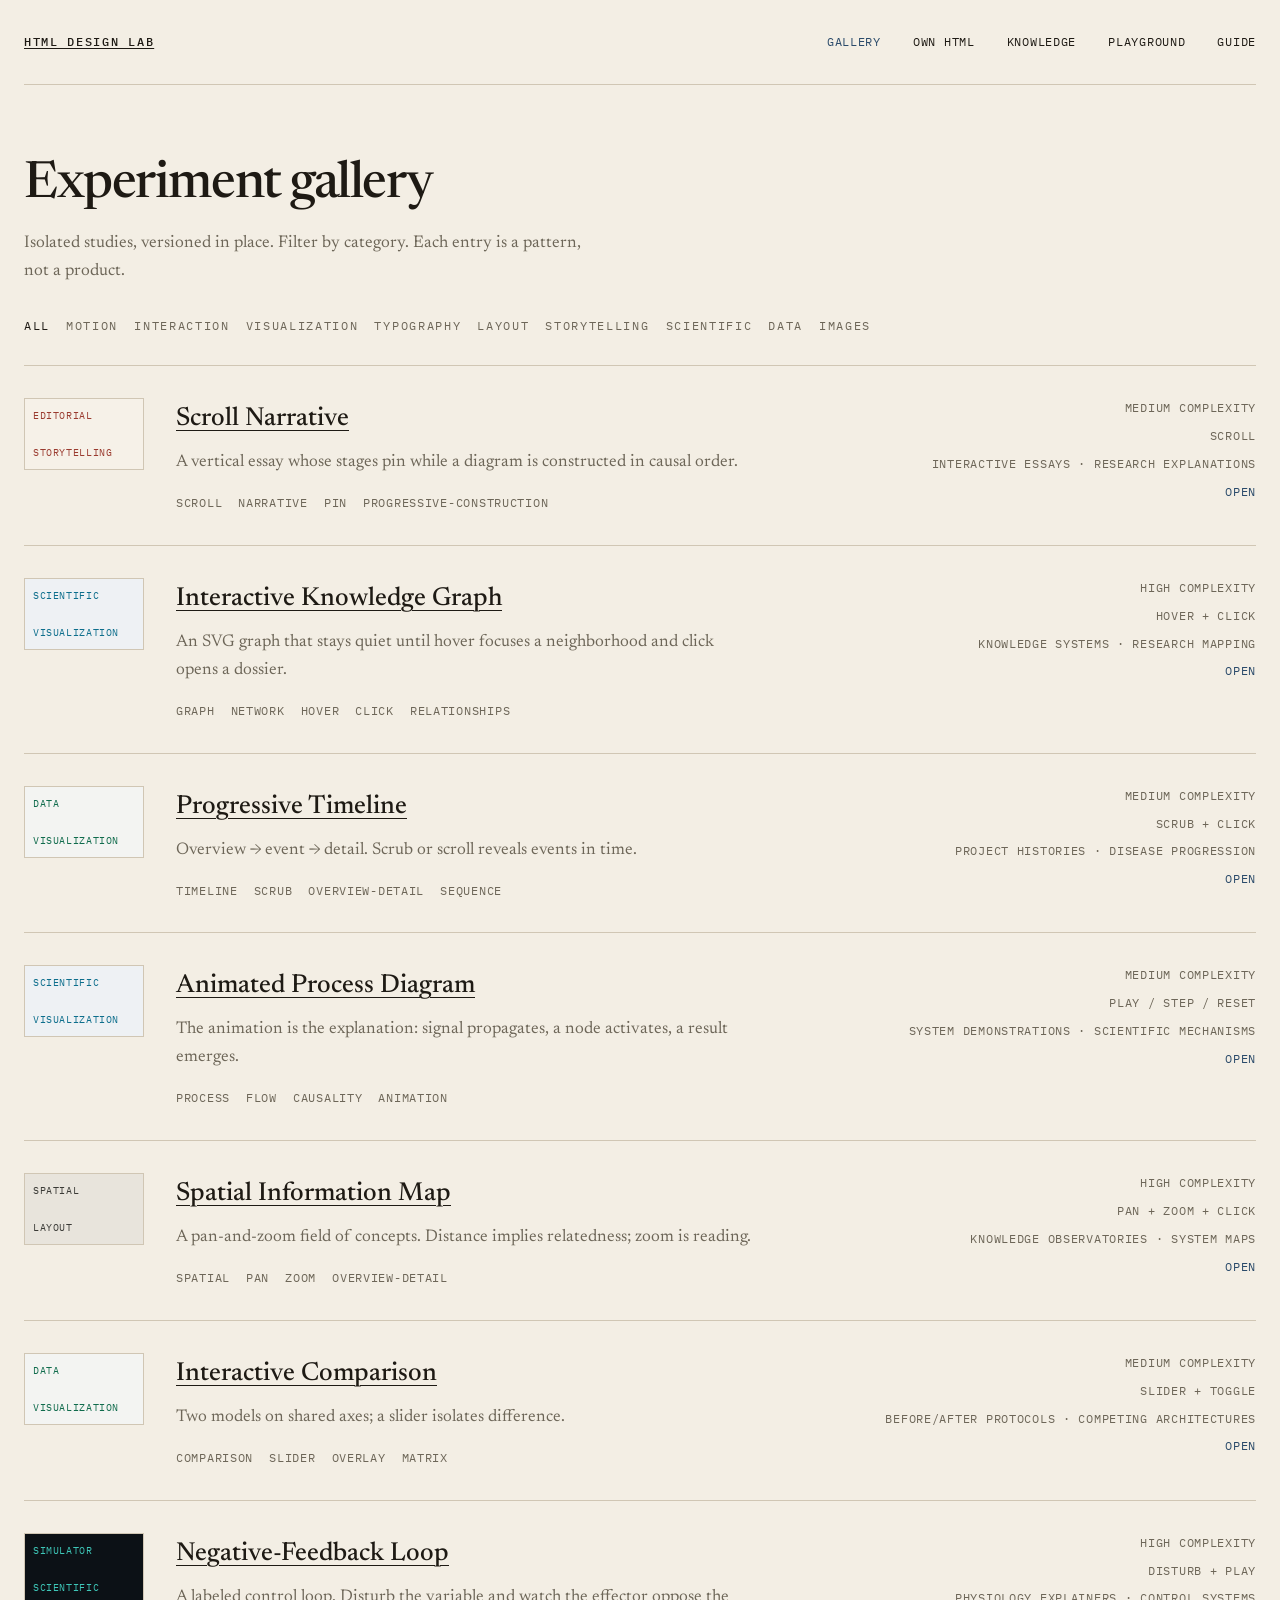
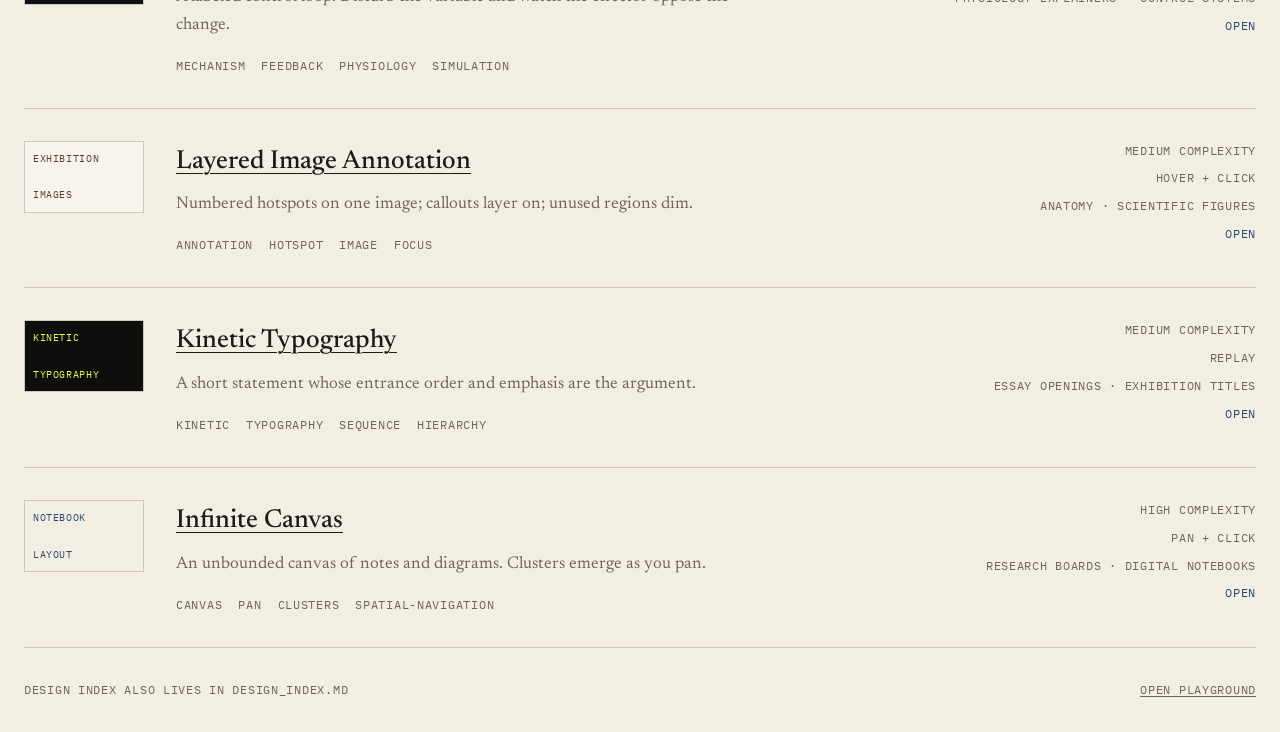
<file: lab/gallery.html>
<!DOCTYPE html>
<html lang="en">
  <head>
    <meta charset="utf-8" />
    <meta name="viewport" content="width=device-width, initial-scale=1" />
    <title>Gallery — HTML Design Lab</title>
    <link rel="stylesheet" href="../tokens/fonts.css" />
    <link rel="stylesheet" href="../tokens/tokens.css" />
    <link rel="stylesheet" href="../tokens/languages/notebook.css" />
    <link rel="stylesheet" href="lab.css" />
  </head>
  <body class="lab" data-index-url="experiments.json" data-from-lab="true">
    <a class="skip" href="#main">Skip to content</a>
    <div class="lab-frame">
      <header class="lab-top">
        <a class="wordmark" href="../index.html">HTML Design Lab</a>
        <nav class="lab-nav" aria-label="Lab">
          <a href="gallery.html" aria-current="page">Gallery</a>
          <a href="projects.html">Own HTML</a>
          <a href="knowledge.html">Knowledge</a>
          <a href="playground.html">Playground</a>
          <a href="../guide.html">Guide</a>
        </nav>
      </header>

      <main id="main">
        <div class="page-intro">
          <h1>Experiment gallery</h1>
          <p>
            Isolated studies, versioned in place. Filter by category. Each entry
            is a pattern, not a product.
          </p>
        </div>

        <div class="gallery-filters" role="toolbar" aria-label="Filter by category">
          <button type="button" data-filter="all" aria-pressed="true">All</button>
          <button type="button" data-filter="motion" aria-pressed="false">Motion</button>
          <button type="button" data-filter="interaction" aria-pressed="false">Interaction</button>
          <button type="button" data-filter="visualization" aria-pressed="false">Visualization</button>
          <button type="button" data-filter="typography" aria-pressed="false">Typography</button>
          <button type="button" data-filter="layout" aria-pressed="false">Layout</button>
          <button type="button" data-filter="storytelling" aria-pressed="false">Storytelling</button>
          <button type="button" data-filter="scientific" aria-pressed="false">Scientific</button>
          <button type="button" data-filter="data" aria-pressed="false">Data</button>
          <button type="button" data-filter="images" aria-pressed="false">Images</button>
        </div>

        <ul class="gallery-list" data-gallery></ul>
      </main>

      <footer class="lab-foot">
        <span>Design index also lives in DESIGN_INDEX.md</span>
        <a href="playground.html">Open playground</a>
      </footer>
    </div>
    <script src="lab.js"></script>
  </body>
</html>
</file>
<file: tokens/fonts.css>
@import url("https://fonts.googleapis.com/css2?family=Cormorant+Garamond:ital,wght@0,400;0,500;0,600;1,400&family=Fraunces:ital,opsz,wght@0,9..144,400;0,9..144,500;0,9..144,600;0,9..144,650;1,9..144,400&family=IBM+Plex+Mono:wght@400;500&family=IBM+Plex+Sans:ital,wght@0,400;0,500;0,600;1,400&family=Newsreader:ital,opsz,wght@0,6..72,400;0,6..72,500;0,6..72,600;1,6..72,400&family=Source+Serif+4:ital,opsz,wght@0,8..60,400;0,8..60,600;1,8..60,400&family=Space+Grotesk:wght@400;500;600&family=Syne:wght@400;500;600;700;800&display=swap");
</file>
<file: tokens/tokens.css>
/* HTML Design Lab — token contract
   Languages override these names. Do not lock a brand here. */

:root {
  /* Color */
  --color-bg: #f4efe6;
  --color-bg-elevated: #faf7f1;
  --color-surface: #ece6da;
  --color-text: #1c1916;
  --color-text-muted: #6b645a;
  --color-border: #cfc6b8;
  --color-accent: #8c3a2f;
  --color-accent-text: #8c3a2f;
  --color-danger: #9b2c2c;
  --color-warning: #9a6700;
  --color-success: #2f6b4f;
  --color-info: #2c5f7c;

  /* Visualization */
  --viz-1: #8c3a2f;
  --viz-2: #2c5f7c;
  --viz-3: #2f6b4f;
  --viz-4: #9a6700;
  --viz-5: #5c4d7a;
  --viz-6: #6b645a;
  --viz-grid: #ddd6c8;
  --viz-axis: #8a8174;

  /* Typography */
  --font-display: "Fraunces", "Source Serif 4", Georgia, serif;
  --font-body: "Source Serif 4", Georgia, serif;
  --font-mono: "IBM Plex Mono", ui-monospace, monospace;
  --size-xs: 0.75rem;
  --size-sm: 0.875rem;
  --size-md: 1.0625rem;
  --size-lg: 1.25rem;
  --size-xl: 1.625rem;
  --size-2xl: 2.25rem;
  --size-3xl: 3.25rem;
  --size-display: 4.5rem;
  --weight-regular: 400;
  --weight-medium: 500;
  --weight-semibold: 600;
  --weight-bold: 650;
  --leading-tight: 1.12;
  --leading-snug: 1.32;
  --leading-body: 1.58;
  --leading-loose: 1.78;
  --tracking-tight: -0.028em;
  --tracking-normal: 0;
  --tracking-wide: 0.06em;
  --tracking-label: 0.14em;

  /* Spacing */
  --space-micro: 0.25rem;
  --space-small: 0.5rem;
  --space-medium: 1rem;
  --space-large: 2rem;
  --space-section: 4.5rem;
  --space-display: 7rem;

  /* Motion */
  --duration-instant: 80ms;
  --duration-fast: 160ms;
  --duration-medium: 280ms;
  --duration-slow: 520ms;
  --duration-glacial: 900ms;
  --delay-stagger: 70ms;
  --ease-out: cubic-bezier(0.16, 1, 0.3, 1);
  --ease-in-out: cubic-bezier(0.45, 0, 0.55, 1);
  --ease-linear: linear;
  --distance-sm: 0.5rem;
  --distance-md: 1rem;
  --distance-lg: 2rem;
  --opacity-dim: 0.38;
  --opacity-ghost: 0.14;
  --scale-press: 0.985;
  --scale-emphasis: 1.03;

  /* Layout */
  --container: 72rem;
  --grid-columns: 12;
  --gap: 1.25rem;
  --radius-none: 0;
  --radius-sm: 2px;
  --radius-md: 4px;
  --radius: 0;
  --border-width: 1px;
  --measure: 38rem;
}

html {
  background: var(--color-bg);
  color: var(--color-text);
}

body {
  margin: 0;
  font-family: var(--font-body);
  font-size: var(--size-md);
  font-weight: var(--weight-regular);
  line-height: var(--leading-body);
  background: var(--color-bg);
  color: var(--color-text);
}

*,
*::before,
*::after {
  box-sizing: border-box;
}
</file>
<file: tokens/languages/notebook.css>
/* Language G — Digital notebook */

:root {
  --color-bg: #f3eee4;
  --color-bg-elevated: #f8f4eb;
  --color-surface: #e8e1d2;
  --color-text: #1e1a14;
  --color-text-muted: #6d6658;
  --color-border: #d0c6b4;
  --color-accent: #2a4a6a;
  --color-accent-text: #2a4a6a;
  --viz-1: #2a4a6a;
  --viz-2: #8c3a2f;
  --viz-3: #3d6b4a;
  --viz-4: #8a6a20;
  --viz-5: #5c4a78;
  --viz-6: #6d6658;
  --viz-grid: #e0d8c8;
  --viz-axis: #8a8174;
  --font-display: "Newsreader", "Source Serif 4", Georgia, serif;
  --font-body: "Newsreader", "Source Serif 4", Georgia, serif;
  --font-mono: "IBM Plex Mono", ui-monospace, monospace;
  --size-md: 1.0625rem;
  --size-display: 3.75rem;
  --leading-body: 1.65;
  --measure: 36rem;
  --radius-sm: 1px;
  --radius: 0;
}
</file>
<file: lab/lab.css>
/* Lab shell chrome — notebook + editorial. Experiments do not import this. */

:root {
  --lab-rule: var(--color-border);
  --lab-max: 88rem;
}

html {
  scroll-behavior: smooth;
}

body.lab {
  min-height: 100vh;
  font-family: var(--font-body);
}

.lab a {
  color: inherit;
  text-decoration-thickness: 1px;
  text-underline-offset: 0.18em;
}

.lab a:hover {
  color: var(--color-accent-text);
}

.lab :focus-visible {
  outline: 2px solid var(--color-accent);
  outline-offset: 3px;
}

.skip {
  position: absolute;
  left: var(--space-medium);
  top: -4rem;
  background: var(--color-bg-elevated);
  padding: var(--space-small) var(--space-medium);
  z-index: 10;
}

.skip:focus {
  top: var(--space-medium);
}

.lab-frame {
  width: min(100% - 3rem, var(--lab-max));
  margin-inline: auto;
}

.lab-top {
  display: flex;
  justify-content: space-between;
  align-items: baseline;
  gap: var(--space-large);
  padding-block: var(--space-large);
  border-bottom: var(--border-width) solid var(--lab-rule);
}

.wordmark {
  font-family: var(--font-mono);
  font-size: var(--size-xs);
  letter-spacing: var(--tracking-label);
  text-transform: uppercase;
  font-weight: var(--weight-medium);
}

.lab-nav {
  display: flex;
  flex-wrap: wrap;
  gap: var(--space-medium) var(--space-large);
  font-family: var(--font-mono);
  font-size: var(--size-xs);
  letter-spacing: var(--tracking-wide);
  text-transform: uppercase;
}

.lab-nav a {
  text-decoration: none;
}

.lab-nav a[aria-current="page"] {
  color: var(--color-accent-text);
}

.label {
  font-family: var(--font-mono);
  font-size: var(--size-xs);
  letter-spacing: var(--tracking-label);
  text-transform: uppercase;
  color: var(--color-text-muted);
  font-weight: var(--weight-medium);
}

.hero {
  padding-top: var(--space-display);
  padding-bottom: var(--space-section);
  border-bottom: var(--border-width) solid var(--lab-rule);
  display: grid;
  grid-template-columns: 1.4fr 0.8fr;
  gap: var(--space-large);
  align-items: end;
}

.hero h1 {
  font-family: var(--font-display);
  font-size: clamp(2.75rem, 7vw, var(--size-display));
  font-weight: var(--weight-medium);
  line-height: var(--leading-tight);
  letter-spacing: var(--tracking-tight);
  margin: 0;
  font-variation-settings: "SOFT" 40, "WONK" 1;
}

.hero h1 em {
  font-style: italic;
  font-weight: var(--weight-regular);
}

.hero-aside {
  color: var(--color-text-muted);
  max-width: 22rem;
  margin: 0;
  justify-self: end;
}

.section {
  padding-block: var(--space-section);
  border-bottom: var(--border-width) solid var(--lab-rule);
}

.section-head {
  display: flex;
  justify-content: space-between;
  align-items: baseline;
  margin-bottom: var(--space-large);
}

.explore,
.knowledge-links {
  display: grid;
  grid-template-columns: repeat(4, 1fr);
  gap: var(--space-large) var(--space-medium);
}

.explore a,
.knowledge-links a {
  text-decoration: none;
  display: block;
}

.explore-name {
  font-family: var(--font-display);
  font-size: var(--size-xl);
  line-height: var(--leading-snug);
  display: block;
}

.explore-note {
  display: block;
  margin-top: var(--space-small);
  color: var(--color-text-muted);
  font-size: var(--size-sm);
}

.recent-list {
  list-style: none;
  margin: 0;
  padding: 0;
  display: grid;
  gap: 0;
}

.recent-list li {
  border-top: var(--border-width) solid var(--lab-rule);
}

.recent-list a {
  display: grid;
  grid-template-columns: 3rem 1fr auto;
  gap: var(--space-medium);
  align-items: baseline;
  padding-block: var(--space-large);
  text-decoration: none;
}

.recent-idx {
  font-family: var(--font-mono);
  font-size: var(--size-xs);
  color: var(--color-text-muted);
}

.recent-name {
  font-family: var(--font-display);
  font-size: var(--size-xl);
  display: block;
}

.recent-short {
  display: block;
  margin-top: var(--space-small);
  color: var(--color-text-muted);
  max-width: var(--measure);
}

.recent-meta {
  font-family: var(--font-mono);
  font-size: var(--size-xs);
  letter-spacing: var(--tracking-wide);
  text-transform: uppercase;
  color: var(--color-text-muted);
}

.principles {
  display: grid;
  grid-template-columns: repeat(5, 1fr);
  gap: var(--space-large) var(--space-medium);
}

.principles h3 {
  font-family: var(--font-display);
  font-size: var(--size-lg);
  font-weight: var(--weight-medium);
  margin: 0 0 var(--space-small);
}

.principles p {
  margin: 0;
  color: var(--color-text-muted);
  font-size: var(--size-sm);
}

.lab-foot {
  padding-block: var(--space-large);
  display: flex;
  justify-content: space-between;
  gap: var(--space-medium);
  color: var(--color-text-muted);
  font-family: var(--font-mono);
  font-size: var(--size-xs);
  letter-spacing: var(--tracking-wide);
  text-transform: uppercase;
}

/* Gallery */

.gallery-filters {
  display: flex;
  flex-wrap: wrap;
  gap: var(--space-small) var(--space-medium);
  padding-block: var(--space-large);
  border-bottom: var(--border-width) solid var(--lab-rule);
}

.gallery-filters button {
  appearance: none;
  background: none;
  border: 0;
  padding: 0;
  font-family: var(--font-mono);
  font-size: var(--size-xs);
  letter-spacing: var(--tracking-label);
  text-transform: uppercase;
  color: var(--color-text-muted);
  cursor: pointer;
}

.gallery-filters button[aria-pressed="true"] {
  color: var(--color-text);
}

.gallery-list {
  list-style: none;
  margin: 0;
  padding: 0;
}

.gallery-item {
  display: grid;
  grid-template-columns: 7.5rem 1fr auto;
  gap: var(--space-large);
  align-items: start;
  padding-block: var(--space-large);
  border-bottom: var(--border-width) solid var(--lab-rule);
}

.specimen {
  min-height: 4.5rem;
  padding: var(--space-small);
  display: flex;
  flex-direction: column;
  justify-content: space-between;
  font-family: var(--font-mono);
  font-size: 0.65rem;
  letter-spacing: var(--tracking-wide);
  text-transform: uppercase;
  border: var(--border-width) solid var(--color-border);
}

.specimen[data-language="editorial"] { background: #f6f1e8; color: #9a3b2f; }
.specimen[data-language="scientific"] { background: #eef1f4; color: #0d6e8c; }
.specimen[data-language="spatial"] { background: #e8e4dc; color: #3a3a36; }
.specimen[data-language="data"] { background: #f3f4f2; color: #0f6b4c; }
.specimen[data-language="kinetic"] { background: #0e0e0c; color: #e8ff47; }
.specimen[data-language="exhibition"] { background: #f7f4ee; color: #5c3d2e; }
.specimen[data-language="notebook"] { background: #f3eee4; color: #2a4a6a; }
.specimen[data-language="simulator"] { background: #0c1116; color: #3ec7b8; }

.gallery-body h2 {
  font-family: var(--font-display);
  font-size: var(--size-xl);
  font-weight: var(--weight-medium);
  margin: 0 0 var(--space-small);
}

.gallery-body p {
  margin: 0 0 var(--space-medium);
  max-width: var(--measure);
  color: var(--color-text-muted);
}

.tags {
  display: flex;
  flex-wrap: wrap;
  gap: var(--space-small) var(--space-medium);
  font-family: var(--font-mono);
  font-size: var(--size-xs);
  letter-spacing: var(--tracking-wide);
  text-transform: uppercase;
  color: var(--color-text-muted);
}

.gallery-side {
  text-align: right;
  font-family: var(--font-mono);
  font-size: var(--size-xs);
  letter-spacing: var(--tracking-wide);
  text-transform: uppercase;
  color: var(--color-text-muted);
  display: grid;
  gap: var(--space-small);
}

.gallery-side a {
  color: var(--color-accent-text);
  text-decoration: none;
}

.page-intro {
  padding-top: var(--space-section);
  max-width: var(--measure);
}

.page-intro h1 {
  font-family: var(--font-display);
  font-size: clamp(2rem, 4vw, var(--size-3xl));
  font-weight: var(--weight-medium);
  line-height: var(--leading-tight);
  letter-spacing: var(--tracking-tight);
  margin: 0 0 var(--space-medium);
}

.page-intro p {
  margin: 0;
  color: var(--color-text-muted);
}

.empty-note {
  padding-block: var(--space-section);
  color: var(--color-text-muted);
}

.graph-list {
  list-style: none;
  margin: 0;
  padding: 0;
}

.graph-row {
  display: grid;
  grid-template-columns: 1fr auto 1fr;
  gap: var(--space-medium);
  align-items: baseline;
  padding-block: var(--space-medium);
  border-bottom: var(--border-width) solid var(--lab-rule);
  font-family: var(--font-mono);
  font-size: var(--size-xs);
  letter-spacing: var(--tracking-wide);
  text-transform: uppercase;
}

.graph-rel {
  color: var(--color-accent-text);
}

.knowledge-board[hidden],
.gallery-list[hidden] {
  display: none;
}

.knowledge-graph {
  display: grid;
  grid-template-columns: 1.45fr 0.85fr;
  gap: var(--space-large);
  padding-block: var(--space-large);
  align-items: start;
}

.graph-figure {
  margin: 0;
  border: var(--border-width) solid var(--lab-rule);
  background: var(--color-bg-elevated);
}

.graph-svg {
  display: block;
  width: 100%;
  height: auto;
}

.graph-figure figcaption {
  padding: var(--space-small) var(--space-medium);
  border-top: var(--border-width) solid var(--lab-rule);
  font-family: var(--font-mono);
  font-size: var(--size-xs);
  letter-spacing: var(--tracking-wide);
  text-transform: uppercase;
  color: var(--color-text-muted);
}

.graph-grid {
  fill: var(--color-bg-elevated);
}

.graph-col {
  fill: var(--color-text-muted);
  font-family: var(--font-mono);
  font-size: 10px;
  letter-spacing: 0.14em;
  text-transform: uppercase;
}

.graph-edge {
  stroke: var(--color-border);
  stroke-width: 1;
}

.graph-node {
  cursor: pointer;
}

.graph-node circle {
  fill: var(--color-surface);
  stroke: var(--color-border);
  stroke-width: 1;
}

.graph-node[data-kind="pattern"] circle,
.graph-node[data-kind="composite"] circle {
  fill: var(--color-bg);
  stroke: var(--color-accent);
}

.graph-node[data-kind="experiment"] circle {
  fill: var(--color-surface);
  stroke: var(--viz-2);
}

.graph-node[data-kind="reference"] circle {
  fill: var(--color-bg-elevated);
  stroke: var(--viz-2);
}

.graph-node text {
  fill: var(--color-text);
  font-family: var(--font-mono);
  font-size: 11px;
  letter-spacing: 0.02em;
}

.graph-svg.is-focus .graph-node,
.graph-svg.is-focus .graph-edge {
  opacity: var(--opacity-dim);
}

.graph-svg.is-focus .graph-node.is-hot,
.graph-svg.is-focus .graph-edge.is-hot {
  opacity: 1;
}

.graph-svg.is-focus .graph-edge.is-hot {
  stroke: var(--color-accent);
}

.graph-dossier {
  border: var(--border-width) solid var(--lab-rule);
  padding: var(--space-large);
  min-height: 16rem;
}

.graph-dossier h2 {
  font-family: var(--font-display);
  font-size: var(--size-xl);
  font-weight: var(--weight-medium);
  margin: var(--space-small) 0 var(--space-medium);
}

.graph-dossier p {
  margin: 0 0 var(--space-medium);
  color: var(--color-text-muted);
}

.graph-related {
  list-style: none;
  margin: 0 0 var(--space-medium);
  padding: 0;
  font-family: var(--font-mono);
  font-size: var(--size-xs);
  letter-spacing: var(--tracking-wide);
  text-transform: uppercase;
  color: var(--color-text-muted);
}

.graph-related li {
  padding-block: var(--space-small);
  border-bottom: var(--border-width) solid var(--lab-rule);
}

.graph-dossier a {
  color: var(--color-accent-text);
  font-family: var(--font-mono);
  font-size: var(--size-xs);
  letter-spacing: var(--tracking-wide);
  text-transform: uppercase;
  text-decoration: none;
}

/* Guide — constitution as a lab page */

.guide-intro {
  max-width: none;
}

.guide-intro .label {
  display: block;
  margin-bottom: var(--space-medium);
}

.guide-intro p {
  max-width: var(--measure);
}

.guide-intro em {
  font-style: italic;
}

.guide-toc {
  display: flex;
  flex-wrap: wrap;
  gap: var(--space-small) var(--space-large);
  padding-block: var(--space-large);
  border-bottom: var(--border-width) solid var(--lab-rule);
  font-family: var(--font-mono);
  font-size: var(--size-xs);
  letter-spacing: var(--tracking-wide);
  text-transform: uppercase;
}

.guide-toc a {
  text-decoration: none;
  color: var(--color-text-muted);
}

.guide-toc a:hover {
  color: var(--color-accent-text);
}

.guide-section {
  padding-block: var(--space-section);
  border-bottom: var(--border-width) solid var(--lab-rule);
}

.guide-section:last-of-type {
  border-bottom: 0;
}

.guide-section h2 {
  font-family: var(--font-display);
  font-size: clamp(1.75rem, 3vw, var(--size-2xl));
  font-weight: var(--weight-medium);
  letter-spacing: var(--tracking-tight);
  margin: 0 0 var(--space-medium);
}

.guide-section > p {
  max-width: var(--measure);
  margin: 0 0 var(--space-large);
  color: var(--color-text-muted);
}

.guide-pipeline {
  list-style: none;
  margin: 0 0 var(--space-large);
  padding: 0;
  display: grid;
  grid-template-columns: repeat(4, 1fr);
  gap: var(--space-large) var(--space-medium);
}

.guide-pipeline li {
  margin: 0;
  padding-top: var(--space-medium);
  border-top: var(--border-width) solid var(--lab-rule);
}

.guide-step-id {
  display: block;
  font-family: var(--font-mono);
  font-size: var(--size-xs);
  letter-spacing: var(--tracking-label);
  text-transform: uppercase;
  color: var(--color-text-muted);
  margin-bottom: var(--space-small);
}

.guide-pipeline strong {
  display: block;
  font-family: var(--font-display);
  font-size: var(--size-xl);
  font-weight: var(--weight-medium);
}

.guide-step-rel {
  display: block;
  margin-top: var(--space-small);
  font-family: var(--font-mono);
  font-size: var(--size-xs);
  letter-spacing: var(--tracking-wide);
  text-transform: uppercase;
  color: var(--color-accent-text);
}

.guide-pipeline p {
  margin: var(--space-medium) 0 0;
  color: var(--color-text-muted);
  font-size: var(--size-sm);
}

.guide-note {
  max-width: var(--measure);
  margin: 0;
  color: var(--color-text-muted);
  font-size: var(--size-sm);
}

.guide-arch {
  display: grid;
  grid-template-columns: 1fr 1fr;
  gap: 0;
  margin: 0;
}

.guide-arch div {
  display: grid;
  grid-template-columns: 9.5rem 1fr;
  gap: var(--space-medium);
  align-items: baseline;
  padding-block: var(--space-medium);
  border-top: var(--border-width) solid var(--lab-rule);
  margin: 0;
}

.guide-arch dt {
  font-family: var(--font-mono);
  font-size: var(--size-xs);
  letter-spacing: var(--tracking-wide);
  margin: 0;
}

.guide-arch code {
  font-family: var(--font-mono);
  font-size: var(--size-xs);
}

.guide-arch dd {
  margin: 0;
  color: var(--color-text-muted);
}

.guide-pull {
  margin: 0 0 var(--space-large);
  padding: var(--space-large) 0;
  border-top: var(--border-width) solid var(--lab-rule);
  border-bottom: var(--border-width) solid var(--lab-rule);
  font-family: var(--font-display);
  font-size: clamp(1.35rem, 2.4vw, var(--size-xl));
  font-weight: var(--weight-medium);
  font-style: italic;
  line-height: var(--leading-snug);
  letter-spacing: var(--tracking-tight);
  max-width: 40rem;
}

.guide-table-wrap {
  overflow-x: auto;
}

.guide-table {
  width: 100%;
  border-collapse: collapse;
  font-size: var(--size-sm);
}

.guide-table th,
.guide-table td {
  text-align: left;
  vertical-align: baseline;
  padding: var(--space-medium) var(--space-medium) var(--space-medium) 0;
  border-bottom: var(--border-width) solid var(--lab-rule);
}

.guide-table th {
  font-family: var(--font-mono);
  font-size: var(--size-xs);
  letter-spacing: var(--tracking-label);
  text-transform: uppercase;
  color: var(--color-text-muted);
  font-weight: var(--weight-medium);
}

.guide-table td:first-child {
  font-family: var(--font-display);
  font-size: var(--size-lg);
  font-weight: var(--weight-medium);
  width: 28%;
}

.guide-table a {
  color: var(--color-accent-text);
  text-decoration: none;
}

.guide-gap {
  color: var(--color-text-muted);
  font-style: italic;
}

.guide-questions {
  list-style: none;
  margin: 0;
  padding: 0;
  counter-reset: q;
  display: grid;
  grid-template-columns: 1fr 1fr;
  gap: 0 var(--space-large);
}

.guide-questions li {
  counter-increment: q;
  display: grid;
  grid-template-columns: 2.25rem 1fr;
  column-gap: var(--space-medium);
  padding-block: var(--space-medium);
  border-top: var(--border-width) solid var(--lab-rule);
  margin: 0;
  color: var(--color-text-muted);
}

.guide-questions li::before {
  content: counter(q, decimal-leading-zero);
  font-family: var(--font-mono);
  font-size: var(--size-xs);
  letter-spacing: var(--tracking-wide);
  color: var(--color-text-muted);
  padding-top: 0.2em;
}

.guide-questions strong {
  display: block;
  font-family: var(--font-display);
  font-size: var(--size-lg);
  font-weight: var(--weight-medium);
  color: var(--color-text);
  margin-bottom: var(--space-small);
}

.guide-questions div {
  min-width: 0;
}

.guide-langs {
  list-style: none;
  margin: 0;
  padding: 0;
  display: grid;
  grid-template-columns: repeat(4, 1fr);
  gap: var(--space-large) var(--space-medium);
}

.guide-langs li {
  margin: 0;
  padding-top: var(--space-medium);
  border-top: var(--border-width) solid var(--lab-rule);
  color: var(--color-text-muted);
  font-size: var(--size-sm);
}

.guide-lang-id {
  display: block;
  font-family: var(--font-mono);
  font-size: var(--size-xs);
  letter-spacing: var(--tracking-label);
  text-transform: uppercase;
  margin-bottom: var(--space-small);
  color: var(--color-accent-text);
}

.guide-langs strong {
  display: block;
  font-family: var(--font-display);
  font-size: var(--size-lg);
  font-weight: var(--weight-medium);
  color: var(--color-text);
  margin-bottom: var(--space-small);
}

.guide-ladder {
  list-style: none;
  margin: 0;
  padding: 0;
  display: grid;
  grid-template-columns: repeat(6, 1fr);
  gap: var(--space-medium);
}

.guide-ladder li {
  margin: 0;
  padding-top: var(--space-medium);
  border-top: var(--border-width) solid var(--lab-rule);
  color: var(--color-text-muted);
  font-size: var(--size-sm);
}

.guide-ladder span {
  display: block;
  font-family: var(--font-display);
  font-size: var(--size-lg);
  font-weight: var(--weight-medium);
  color: var(--color-text);
  margin-bottom: var(--space-small);
}

.guide-modes {
  display: grid;
  grid-template-columns: repeat(4, 1fr);
  gap: var(--space-large) var(--space-medium);
}

.guide-modes h3 {
  font-family: var(--font-display);
  font-size: var(--size-xl);
  font-weight: var(--weight-medium);
  margin: 0 0 var(--space-small);
}

.guide-modes p {
  margin: 0;
  color: var(--color-text-muted);
  font-size: var(--size-sm);
}

.guide-stats {
  list-style: none;
  margin: 0;
  padding: 0;
  display: grid;
  grid-template-columns: repeat(4, 1fr);
  gap: var(--space-large) var(--space-medium);
}

.guide-stats li {
  margin: 0;
  padding-top: var(--space-medium);
  border-top: var(--border-width) solid var(--lab-rule);
}

.guide-stats strong {
  display: block;
  font-family: var(--font-display);
  font-size: clamp(1.75rem, 3vw, var(--size-2xl));
  font-weight: var(--weight-medium);
  letter-spacing: var(--tracking-tight);
  margin-bottom: var(--space-small);
}

.guide-stats span {
  color: var(--color-text-muted);
  font-size: var(--size-sm);
}

.guide-enter {
  list-style: none;
  margin: 0;
  padding: 0;
}

.guide-enter li {
  border-top: var(--border-width) solid var(--lab-rule);
}

.guide-enter a {
  display: grid;
  grid-template-columns: 14rem 1fr;
  gap: var(--space-medium);
  align-items: baseline;
  padding-block: var(--space-large);
  text-decoration: none;
}

.guide-enter-name {
  font-family: var(--font-display);
  font-size: var(--size-xl);
}

.guide-enter-note {
  color: var(--color-text-muted);
}

@media (max-width: 900px) {
  .knowledge-graph {
    grid-template-columns: 1fr;
  }
}

@media (max-width: 900px) {
  .hero,
  .explore,
  .principles,
  .gallery-item,
  .recent-list a,
  .knowledge-links,
  .graph-row,
  .guide-pipeline,
  .guide-arch,
  .guide-questions,
  .guide-langs,
  .guide-ladder,
  .guide-modes,
  .guide-stats,
  .guide-enter a {
    grid-template-columns: 1fr;
  }

  .guide-arch div {
    grid-template-columns: 1fr;
    gap: var(--space-small);
  }

  .hero-aside,
  .gallery-side,
  .recent-meta {
    justify-self: start;
    text-align: left;
  }

  .lab-frame {
    width: min(100% - 1.5rem, var(--lab-max));
  }
}

@media (prefers-reduced-motion: reduce) {
  html {
    scroll-behavior: auto;
  }

  *,
  *::before,
  *::after {
    animation-duration: 0.01ms !important;
    animation-iteration-count: 1 !important;
    transition-duration: 0.01ms !important;
  }
}
</file>
<file: tokens/languages/exhibition.css>
/* Language F — Museum / exhibition */

:root {
  --color-bg: #f7f4ee;
  --color-bg-elevated: #fcfaf6;
  --color-surface: #efeae0;
  --color-text: #1b1814;
  --color-text-muted: #746c60;
  --color-border: #d6cfc2;
  --color-accent: #5c3d2e;
  --color-accent-text: #5c3d2e;
  --viz-1: #5c3d2e;
  --viz-2: #3d5348;
  --viz-3: #8a5a2a;
  --viz-4: #4a4e62;
  --viz-5: #6a3a3a;
  --viz-6: #746c60;
  --viz-grid: #e6dfd2;
  --viz-axis: #8a8276;
  --font-display: "Cormorant Garamond", "Fraunces", serif;
  --font-body: "Source Serif 4", Georgia, serif;
  --font-mono: "IBM Plex Mono", ui-monospace, monospace;
  --size-display: 5.25rem;
  --size-3xl: 3.4rem;
  --leading-body: 1.68;
  --measure: 36rem;
  --space-section: 5.5rem;
  --radius: 0;
  --duration-slow: 640ms;
}
</file>
<file: experiments/images/layered-annotation-v01/styles.css>
.exp-bar {
  display: flex;
  justify-content: space-between;
  gap: var(--space-medium);
  padding: var(--space-medium) var(--space-large);
  border-bottom: var(--border-width) solid var(--color-border);
  font-family: var(--font-mono);
  font-size: var(--size-xs);
  letter-spacing: var(--tracking-label);
  text-transform: uppercase;
}

.exp-bar a {
  color: inherit;
  text-decoration: none;
}

main {
  padding: var(--space-large);
}

.intro {
  max-width: 36rem;
  margin-bottom: var(--space-large);
}

.kicker {
  font-family: var(--font-mono);
  font-size: var(--size-xs);
  letter-spacing: var(--tracking-label);
  text-transform: uppercase;
  color: var(--color-text-muted);
  margin: 0 0 var(--space-small);
}

h1,
h2 {
  font-family: var(--font-display);
  font-weight: var(--weight-medium);
  margin: 0 0 var(--space-small);
}

h1 {
  font-size: var(--size-2xl);
}

.intro p {
  color: var(--color-text-muted);
  margin: 0;
}

.plate {
  position: relative;
  max-width: 48rem;
}

.plate svg {
  width: 100%;
  height: auto;
  display: block;
  background: var(--color-surface);
}

.ground {
  fill: var(--color-surface);
}

.mass {
  fill: none;
  stroke: var(--color-text);
  stroke-width: 1.4;
}

.core {
  stroke: var(--color-accent);
}

.plate.is-focus .mass {
  opacity: var(--opacity-dim);
}

.plate.is-focus .mass.is-hot {
  opacity: 1;
  stroke: var(--color-accent);
}

.hot {
  position: absolute;
  width: 1.6rem;
  height: 1.6rem;
  margin: -0.8rem 0 0 -0.8rem;
  border: var(--border-width) solid var(--color-text);
  background: var(--color-bg);
  font-family: var(--font-mono);
  font-size: var(--size-xs);
  cursor: pointer;
  color: inherit;
}

.hot.is-on {
  background: var(--color-accent);
  color: var(--color-bg);
  border-color: var(--color-accent);
}

.callout {
  position: absolute;
  right: 4%;
  top: 8%;
  width: min(16rem, 46%);
  background: var(--color-bg-elevated);
  border: var(--border-width) solid var(--color-border);
  padding: var(--space-medium);
}

.callout[hidden] {
  display: none;
}

.callout p:last-child {
  margin: 0;
  font-size: var(--size-sm);
}
</file>
<file: experiments/layout/infinite-canvas-v01/styles.css>
html,
body {
  height: 100%;
  overflow: hidden;
}

.exp-bar {
  position: absolute;
  inset: 0 0 auto;
  z-index: 2;
  display: flex;
  justify-content: space-between;
  padding: var(--space-medium) var(--space-large);
  font-family: var(--font-mono);
  font-size: var(--size-xs);
  letter-spacing: var(--tracking-label);
  text-transform: uppercase;
}

.exp-bar a {
  color: inherit;
  text-decoration: none;
}

.hint {
  position: absolute;
  left: var(--space-large);
  top: 3.4rem;
  z-index: 2;
  margin: 0;
  max-width: 22rem;
  color: var(--color-text-muted);
  font-size: var(--size-sm);
}

.viewport {
  position: absolute;
  inset: 0;
  cursor: grab;
  overflow: hidden;
}

.viewport.is-dragging {
  cursor: grabbing;
}

.world {
  width: 1600px;
  height: 1100px;
  position: relative;
  background-image: url("data:image/svg+xml,%3Csvg xmlns='http://www.w3.org/2000/svg' width='48' height='48'%3E%3Cpath d='M48 0H0v48' fill='none' stroke='%23d0c6b4' stroke-width='1'/%3E%3C/svg%3E");
}

.cluster {
  position: absolute;
  width: 16rem;
}

.cluster h2 {
  font-family: var(--font-display);
  font-size: var(--size-lg);
  font-weight: var(--weight-medium);
  margin: 0 0 var(--space-small);
  border-bottom: var(--border-width) solid var(--color-text);
  padding-bottom: var(--space-small);
}

.cluster article {
  padding: var(--space-small) 0;
  cursor: pointer;
  color: var(--color-text-muted);
}

.cluster article:hover,
.cluster article.is-on {
  color: var(--color-text);
}

.reader {
  position: absolute;
  right: var(--space-large);
  bottom: var(--space-large);
  width: min(22rem, calc(100% - 2rem));
  background: var(--color-bg-elevated);
  border: var(--border-width) solid var(--color-border);
  padding: var(--space-medium);
  z-index: 2;
}

.reader[hidden] {
  display: none;
}

.reader p {
  margin: 0 0 var(--space-medium);
}

.reader button {
  appearance: none;
  background: none;
  border: 0;
  border-bottom: var(--border-width) solid var(--color-border);
  padding: 0;
  font-family: var(--font-mono);
  font-size: var(--size-xs);
  letter-spacing: var(--tracking-label);
  text-transform: uppercase;
  color: inherit;
  cursor: pointer;
}
</file>
<file: tokens/languages/spatial.css>
/* Language C — Spatial / architectural */

:root {
  --color-bg: #e8e4dc;
  --color-bg-elevated: #f0ece4;
  --color-surface: #ddd8ce;
  --color-text: #1a1916;
  --color-text-muted: #6e6a62;
  --color-border: #c4bfb4;
  --color-accent: #3a3a36;
  --color-accent-text: #3a3a36;
  --viz-1: #3a3a36;
  --viz-2: #7a5c3a;
  --viz-3: #4a5c54;
  --viz-4: #6a5050;
  --viz-5: #50586a;
  --viz-6: #6e6a62;
  --viz-grid: #d4cfc4;
  --viz-axis: #8a847a;
  --font-display: "Syne", "IBM Plex Sans", sans-serif;
  --font-body: "IBM Plex Sans", "Helvetica Neue", sans-serif;
  --font-mono: "IBM Plex Mono", ui-monospace, monospace;
  --size-display: 5.5rem;
  --size-3xl: 3.5rem;
  --leading-tight: 1.02;
  --space-section: 6rem;
  --space-display: 9rem;
  --measure: 34rem;
  --radius: 0;
  --duration-slow: 700ms;
  --distance-lg: 3rem;
}
</file>
<file: experiments/layout/spatial-map-v01/styles.css>
html,
body {
  height: 100%;
  overflow: hidden;
}

.exp-bar {
  position: absolute;
  left: 0;
  right: 0;
  top: 0;
  z-index: 2;
  display: flex;
  justify-content: space-between;
  gap: var(--space-medium);
  padding: var(--space-medium) var(--space-large);
  font-family: var(--font-mono);
  font-size: var(--size-xs);
  letter-spacing: var(--tracking-label);
  text-transform: uppercase;
  mix-blend-mode: multiply;
}

.exp-bar a {
  color: inherit;
  text-decoration: none;
}

.hud {
  position: absolute;
  left: var(--space-large);
  top: 4rem;
  z-index: 2;
  max-width: 22rem;
}

.kicker {
  font-family: var(--font-mono);
  font-size: var(--size-xs);
  letter-spacing: var(--tracking-label);
  text-transform: uppercase;
  color: var(--color-text-muted);
  margin: 0 0 var(--space-small);
}

h1 {
  font-family: var(--font-display);
  font-size: var(--size-2xl);
  font-weight: var(--weight-medium);
  letter-spacing: var(--tracking-tight);
  line-height: var(--leading-tight);
  margin: 0 0 var(--space-small);
}

.hud > p {
  color: var(--color-text-muted);
  margin: 0 0 var(--space-medium);
}

.zoom-actions {
  display: flex;
  gap: var(--space-medium);
}

.zoom-actions button,
.region {
  cursor: pointer;
}

.zoom-actions button {
  appearance: none;
  background: none;
  border: var(--border-width) solid var(--color-border);
  width: 2rem;
  height: 2rem;
  font-family: var(--font-mono);
  color: inherit;
}

.note {
  margin-top: var(--space-large);
  font-size: var(--size-sm);
  color: var(--color-text-muted);
  max-width: 20rem;
}

.viewport {
  position: absolute;
  inset: 0;
  cursor: grab;
  overflow: hidden;
}

.viewport.is-dragging {
  cursor: grabbing;
}

.plane {
  width: 1400px;
  height: 900px;
  transform-origin: 0 0;
  position: relative;
}

.region {
  position: absolute;
  width: 16rem;
  padding: var(--space-medium) 0;
  border-top: var(--border-width) solid var(--color-text);
}

.region h2 {
  font-family: var(--font-display);
  font-size: var(--size-xl);
  font-weight: var(--weight-medium);
  margin: 0 0 var(--space-small);
}

.fine {
  margin: 0;
  font-size: var(--size-sm);
  color: var(--color-text-muted);
  opacity: 0;
  transition: opacity var(--duration-medium) var(--ease-out);
}

.plane.is-close .fine {
  opacity: 1;
}

.region.is-on {
  color: var(--color-accent-text);
}
</file>
<file: tokens/languages/simulator.css>
/* Language H — Scientific simulator */

:root {
  --color-bg: #0c1116;
  --color-bg-elevated: #141b22;
  --color-surface: #1a232c;
  --color-text: #d7e0e8;
  --color-text-muted: #7d8b98;
  --color-border: #2a3642;
  --color-accent: #3ec7b8;
  --color-accent-text: #3ec7b8;
  --color-danger: #e07070;
  --color-warning: #d4a017;
  --color-success: #3ec7b8;
  --color-info: #5aa7d4;
  --viz-1: #3ec7b8;
  --viz-2: #e07070;
  --viz-3: #d4a017;
  --viz-4: #5aa7d4;
  --viz-5: #b08cff;
  --viz-6: #7d8b98;
  --viz-grid: #1e2832;
  --viz-axis: #5a6a78;
  --font-display: "IBM Plex Sans", "Helvetica Neue", sans-serif;
  --font-body: "IBM Plex Sans", "Helvetica Neue", sans-serif;
  --font-mono: "IBM Plex Mono", ui-monospace, monospace;
  --size-md: 0.9rem;
  --size-display: 2.75rem;
  --leading-body: 1.45;
  --tracking-label: 0.18em;
  --measure: 46rem;
  --radius: 0;
  --duration-fast: 100ms;
  --duration-medium: 180ms;
}
</file>
<file: experiments/scientific/mechanism-v01/styles.css>
.exp-bar {
  display: flex;
  justify-content: space-between;
  gap: var(--space-medium);
  padding: var(--space-medium) var(--space-large);
  border-bottom: var(--border-width) solid var(--color-border);
  font-family: var(--font-mono);
  font-size: var(--size-xs);
  letter-spacing: var(--tracking-label);
  text-transform: uppercase;
}

.exp-bar a {
  color: inherit;
  text-decoration: none;
}

main {
  padding: var(--space-large);
}

.intro {
  max-width: 44rem;
}

.kicker {
  font-family: var(--font-mono);
  font-size: var(--size-xs);
  letter-spacing: var(--tracking-label);
  text-transform: uppercase;
  color: var(--color-text-muted);
  margin: 0 0 var(--space-small);
}

h1 {
  font-family: var(--font-display);
  font-size: var(--size-2xl);
  font-weight: var(--weight-medium);
  margin: 0 0 var(--space-small);
}

.intro p {
  color: var(--color-text-muted);
}

.readout {
  display: grid;
  grid-template-columns: repeat(4, minmax(0, 10rem));
  gap: var(--space-large);
  margin: var(--space-large) 0;
  font-family: var(--font-mono);
}

.readout span {
  display: block;
  font-size: var(--size-xs);
  letter-spacing: var(--tracking-label);
  text-transform: uppercase;
  color: var(--color-text-muted);
}

.readout strong {
  font-size: var(--size-lg);
  font-weight: var(--weight-medium);
}

.loop {
  width: min(100%, 40rem);
  height: auto;
  display: block;
}

.flow {
  stroke: var(--viz-grid);
  stroke-width: 1.2;
}

.block rect {
  fill: var(--color-surface);
  stroke: var(--color-border);
  stroke-width: 1;
}

.block text {
  fill: var(--color-text);
  font-family: var(--font-mono);
  font-size: 12px;
  text-anchor: middle;
}

.sub {
  font-size: 9px;
  letter-spacing: 0.08em;
  text-transform: uppercase;
  fill: var(--color-text-muted);
}

.arrow {
  fill: var(--color-text-muted);
  font-family: var(--font-mono);
  font-size: 10px;
  letter-spacing: 0.12em;
  text-transform: uppercase;
  text-anchor: middle;
}

.block.is-hot rect {
  stroke: var(--color-accent);
}

.block[data-block="effector"] rect {
  fill-opacity: 0.35;
}

.status {
  font-family: var(--font-mono);
  font-size: var(--size-sm);
  color: var(--color-text-muted);
}

.actions {
  display: flex;
  flex-wrap: wrap;
  gap: var(--space-large);
}

.actions button {
  appearance: none;
  background: none;
  border: 0;
  border-bottom: var(--border-width) solid var(--color-border);
  padding: 0 0 var(--space-micro);
  font-family: var(--font-mono);
  font-size: var(--size-xs);
  letter-spacing: var(--tracking-label);
  text-transform: uppercase;
  color: inherit;
  cursor: pointer;
}

@media (max-width: 700px) {
  .readout {
    grid-template-columns: 1fr 1fr;
  }
}
</file>
<file: tokens/languages/editorial.css>
/* Language A — Minimal / editorial */

:root {
  --color-bg: #f6f1e8;
  --color-bg-elevated: #fbf8f2;
  --color-surface: #ebe4d6;
  --color-text: #14110e;
  --color-text-muted: #6a6258;
  --color-border: #d2c8b6;
  --color-accent: #9a3b2f;
  --color-accent-text: #9a3b2f;
  --viz-1: #9a3b2f;
  --viz-2: #1e4a5c;
  --viz-3: #3d5a40;
  --viz-4: #8a6a28;
  --viz-5: #5a4a6a;
  --viz-6: #6a6258;
  --viz-grid: #e4dccb;
  --viz-axis: #8a8174;
  --font-display: "Fraunces", "Source Serif 4", Georgia, serif;
  --font-body: "Source Serif 4", Georgia, serif;
  --font-mono: "IBM Plex Mono", ui-monospace, monospace;
  --size-display: 5rem;
  --leading-body: 1.62;
  --measure: 40rem;
  --radius: 0;
  --duration-medium: 320ms;
}
</file>
<file: experiments/storytelling/scroll-narrative-v01/styles.css>
.exp-bar {
  display: flex;
  justify-content: space-between;
  gap: var(--space-medium);
  padding: var(--space-medium) var(--space-large);
  border-bottom: var(--border-width) solid var(--color-border);
  font-family: var(--font-mono);
  font-size: var(--size-xs);
  letter-spacing: var(--tracking-label);
  text-transform: uppercase;
}

.exp-bar a {
  color: inherit;
  text-decoration: none;
}

.opening {
  padding: var(--space-display) var(--space-large) var(--space-section);
  max-width: 46rem;
}

.kicker {
  font-family: var(--font-mono);
  font-size: var(--size-xs);
  letter-spacing: var(--tracking-label);
  text-transform: uppercase;
  color: var(--color-text-muted);
  margin: 0 0 var(--space-medium);
}

h1 {
  font-family: var(--font-display);
  font-size: clamp(2.4rem, 6vw, var(--size-3xl));
  line-height: var(--leading-tight);
  letter-spacing: var(--tracking-tight);
  font-weight: var(--weight-medium);
  margin: 0 0 var(--space-medium);
}

.deck {
  color: var(--color-text-muted);
  max-width: var(--measure);
  margin: 0;
}

.story {
  display: grid;
  grid-template-columns: minmax(0, 28rem) minmax(18rem, 1fr);
  gap: var(--space-display);
  padding: 0 var(--space-large) var(--space-display);
  align-items: start;
}

.chapters section {
  min-height: 70vh;
  padding-top: var(--space-section);
}

.chapters h2 {
  font-family: var(--font-display);
  font-size: var(--size-xl);
  font-weight: var(--weight-medium);
  margin: 0 0 var(--space-medium);
}

.chapters p {
  margin: 0;
  max-width: var(--measure);
}

.stage {
  position: sticky;
  top: 4rem;
  align-self: start;
}

.stage svg {
  width: min(100%, 22rem);
  height: auto;
  display: block;
}

.stage circle {
  fill: var(--color-bg-elevated);
  stroke: var(--color-text);
  stroke-width: 1.4;
}

.stage text {
  font-family: var(--font-mono);
  font-size: 12px;
  text-anchor: middle;
  fill: var(--color-text);
}

.stage .name {
  font-size: 10px;
  letter-spacing: 0.12em;
  text-transform: uppercase;
  fill: var(--color-text-muted);
}

.stage line {
  stroke: var(--color-text);
  stroke-width: 1.4;
}

.part {
  opacity: 0;
  transform: translateY(8px);
  transition: opacity var(--duration-slow) var(--ease-out),
    transform var(--duration-slow) var(--ease-out);
}

.stage[data-active="1"] .part-a,
.stage[data-active="2"] .part-a,
.stage[data-active="2"] .part-b,
.stage[data-active="2"] .part-ab,
.stage[data-active="3"] .part-a,
.stage[data-active="3"] .part-b,
.stage[data-active="3"] .part-c,
.stage[data-active="3"] .part-ab,
.stage[data-active="3"] .part-bc,
.stage[data-active="4"] .part {
  opacity: 1;
  transform: none;
}

.stage-caption {
  font-family: var(--font-mono);
  font-size: var(--size-xs);
  letter-spacing: var(--tracking-wide);
  text-transform: uppercase;
  color: var(--color-text-muted);
  margin-top: var(--space-medium);
}

@media (max-width: 800px) {
  .story {
    grid-template-columns: 1fr;
  }

  .stage {
    position: relative;
    top: 0;
    order: -1;
  }

  .chapters section {
    min-height: 0;
    padding-top: var(--space-large);
  }
}

@media (prefers-reduced-motion: reduce) {
  .part {
    transition: none;
    transform: none;
  }
}
</file>
<file: tokens/languages/kinetic.css>
/* Language E — Experimental / kinetic */

:root {
  --color-bg: #0e0e0c;
  --color-bg-elevated: #161613;
  --color-surface: #1c1c18;
  --color-text: #f2efe6;
  --color-text-muted: #9a9588;
  --color-border: #3a3932;
  --color-accent: #e8ff47;
  --color-accent-text: #e8ff47;
  --color-danger: #ff6b4a;
  --color-success: #7dffb3;
  --viz-1: #e8ff47;
  --viz-2: #ff6b4a;
  --viz-3: #7dffb3;
  --viz-4: #7ab8ff;
  --viz-5: #d7a6ff;
  --viz-6: #9a9588;
  --viz-grid: #2a2924;
  --viz-axis: #6a665c;
  --font-display: "Syne", "Fraunces", sans-serif;
  --font-body: "Space Grotesk", "IBM Plex Sans", sans-serif;
  --font-mono: "IBM Plex Mono", ui-monospace, monospace;
  --size-display: 6rem;
  --size-3xl: 3.75rem;
  --leading-tight: 0.96;
  --tracking-tight: -0.04em;
  --duration-fast: 140ms;
  --duration-medium: 360ms;
  --duration-slow: 780ms;
  --distance-lg: 4rem;
  --radius: 0;
}
</file>
<file: experiments/typography/kinetic-type-v01/styles.css>
.exp-bar {
  display: flex;
  justify-content: space-between;
  gap: var(--space-medium);
  padding: var(--space-medium) var(--space-large);
  border-bottom: var(--border-width) solid var(--color-border);
  font-family: var(--font-mono);
  font-size: var(--size-xs);
  letter-spacing: var(--tracking-label);
  text-transform: uppercase;
}

.exp-bar a {
  color: inherit;
  text-decoration: none;
}

main {
  min-height: calc(100vh - 3rem);
  display: flex;
  flex-direction: column;
  justify-content: center;
  padding: var(--space-display) var(--space-large);
}

.kicker {
  font-family: var(--font-mono);
  font-size: var(--size-xs);
  letter-spacing: var(--tracking-label);
  text-transform: uppercase;
  color: var(--color-text-muted);
  margin: 0 0 var(--space-large);
}

.line {
  margin: 0;
  opacity: 0;
  transform: translateY(var(--distance-md));
  filter: none;
}

.subject {
  font-family: var(--font-display);
  font-size: clamp(3rem, 10vw, var(--size-display));
  line-height: var(--leading-tight);
  letter-spacing: var(--tracking-tight);
  font-weight: var(--weight-medium);
}

.copula,
.complement {
  font-family: var(--font-display);
  font-size: clamp(1.6rem, 4vw, var(--size-2xl));
  line-height: var(--leading-snug);
  color: var(--color-text-muted);
}

.qualifier {
  margin-top: var(--space-large);
  font-family: var(--font-mono);
  font-size: var(--size-sm);
  letter-spacing: var(--tracking-wide);
  text-transform: uppercase;
  color: var(--color-accent-text);
}

.is-run .line {
  opacity: 1;
  transform: none;
  transition: opacity var(--duration-slow) var(--ease-out),
    transform var(--duration-slow) var(--ease-out);
}

.is-run .subject { transition-delay: 0ms; }
.is-run .copula { transition-delay: 220ms; }
.is-run .complement { transition-delay: 480ms; }
.is-run .qualifier { transition-delay: 920ms; }

button {
  margin-top: var(--space-section);
  align-self: flex-start;
  appearance: none;
  background: none;
  border: 0;
  border-bottom: var(--border-width) solid var(--color-border);
  padding: 0 0 var(--space-micro);
  font-family: var(--font-mono);
  font-size: var(--size-xs);
  letter-spacing: var(--tracking-label);
  text-transform: uppercase;
  color: inherit;
  cursor: pointer;
}

@media (prefers-reduced-motion: reduce) {
  .line {
    opacity: 1;
    transform: none;
  }

  .is-run .line {
    transition: none;
  }
}
</file>
<file: tokens/languages/data.css>
/* Language D — Data-driven */

:root {
  --color-bg: #f3f4f2;
  --color-bg-elevated: #fbfbfa;
  --color-surface: #e7e9e4;
  --color-text: #111210;
  --color-text-muted: #5c6158;
  --color-border: #c9cdc6;
  --color-accent: #0f6b4c;
  --color-accent-text: #0f6b4c;
  --viz-1: #0f6b4c;
  --viz-2: #c2410c;
  --viz-3: #1d4ed8;
  --viz-4: #a16207;
  --viz-5: #7c3aed;
  --viz-6: #5c6158;
  --viz-grid: #d8dcd4;
  --viz-axis: #7a8076;
  --font-display: "IBM Plex Sans", "Helvetica Neue", sans-serif;
  --font-body: "IBM Plex Sans", "Helvetica Neue", sans-serif;
  --font-mono: "IBM Plex Mono", ui-monospace, monospace;
  --size-md: 0.9375rem;
  --size-display: 3rem;
  --tracking-label: 0.16em;
  --measure: 44rem;
  --radius: 0;
  --duration-medium: 200ms;
}
</file>
<file: experiments/visualization/comparison-v01/styles.css>
.exp-bar {
  display: flex;
  justify-content: space-between;
  gap: var(--space-medium);
  padding: var(--space-medium) var(--space-large);
  border-bottom: var(--border-width) solid var(--color-border);
  font-family: var(--font-mono);
  font-size: var(--size-xs);
  letter-spacing: var(--tracking-label);
  text-transform: uppercase;
}

.exp-bar a {
  color: inherit;
  text-decoration: none;
}

main {
  padding: var(--space-large);
}

.intro {
  max-width: 42rem;
}

.kicker {
  font-family: var(--font-mono);
  font-size: var(--size-xs);
  letter-spacing: var(--tracking-label);
  text-transform: uppercase;
  color: var(--color-text-muted);
  margin: 0 0 var(--space-small);
}

h1 {
  font-family: var(--font-display);
  font-size: var(--size-2xl);
  font-weight: var(--weight-medium);
  margin: 0 0 var(--space-small);
}

.intro p {
  color: var(--color-text-muted);
}

.stage {
  position: relative;
  max-width: 36rem;
  height: 15rem;
  margin: var(--space-large) 0 var(--space-medium);
  border: var(--border-width) solid var(--color-border);
  background: var(--color-bg-elevated);
}

.diagram {
  position: absolute;
  inset: 0;
  width: 100%;
  height: 100%;
}

.diagram circle {
  fill: var(--color-bg);
  stroke: var(--color-text);
  stroke-width: 1.4;
}

.diagram line {
  stroke: var(--color-text);
  stroke-width: 1.2;
}

.right {
  color: var(--viz-2);
}

.right circle,
.right line {
  stroke: var(--viz-2);
}

.wipe {
  position: absolute;
  inset: 0;
  overflow: hidden;
  clip-path: inset(0 50% 0 0);
}

.wipe .ghost {
  display: none;
}

.slider-label {
  display: grid;
  grid-template-columns: auto 1fr auto;
  gap: var(--space-medium);
  max-width: 36rem;
  font-family: var(--font-mono);
  font-size: var(--size-xs);
  letter-spacing: var(--tracking-wide);
  text-transform: uppercase;
  align-items: center;
}

#mix {
  width: 100%;
  accent-color: var(--color-accent);
}

table {
  margin-top: var(--space-section);
  width: min(100%, 46rem);
  border-collapse: collapse;
  font-size: var(--size-sm);
}

th,
td {
  text-align: left;
  padding: var(--space-small) var(--space-medium) var(--space-small) 0;
  border-bottom: var(--border-width) solid var(--color-border);
}

th {
  font-family: var(--font-mono);
  font-size: var(--size-xs);
  letter-spacing: var(--tracking-label);
  text-transform: uppercase;
  font-weight: var(--weight-medium);
  color: var(--color-text-muted);
}

tbody tr {
  cursor: pointer;
}

tbody tr.is-on td:first-child {
  color: var(--color-accent-text);
}

.diagram.is-filter .part {
  opacity: var(--opacity-dim);
}

.diagram.is-filter .part.is-hot {
  opacity: 1;
  stroke: var(--color-accent);
}
</file>
<file: tokens/languages/scientific.css>
/* Language B — Scientific / technical */

:root {
  --color-bg: #eef1f4;
  --color-bg-elevated: #f7f8fa;
  --color-surface: #e2e7ec;
  --color-text: #12161a;
  --color-text-muted: #5b6772;
  --color-border: #c5ced6;
  --color-accent: #0d6e8c;
  --color-accent-text: #0d6e8c;
  --color-info: #0d6e8c;
  --viz-1: #0d6e8c;
  --viz-2: #b45309;
  --viz-3: #157a4b;
  --viz-4: #6d28d9;
  --viz-5: #be123c;
  --viz-6: #5b6772;
  --viz-grid: #d5dde4;
  --viz-axis: #7a8792;
  --font-display: "IBM Plex Sans", "Helvetica Neue", sans-serif;
  --font-body: "IBM Plex Sans", "Helvetica Neue", sans-serif;
  --font-mono: "IBM Plex Mono", ui-monospace, monospace;
  --size-md: 0.95rem;
  --size-display: 3.25rem;
  --leading-body: 1.5;
  --tracking-tight: -0.02em;
  --measure: 42rem;
  --radius: 0;
  --border-width: 1px;
  --duration-fast: 120ms;
  --duration-medium: 220ms;
}
</file>
<file: experiments/visualization/knowledge-graph-v01/styles.css>
.exp-bar {
  display: flex;
  justify-content: space-between;
  gap: var(--space-medium);
  padding: var(--space-medium) var(--space-large);
  border-bottom: var(--border-width) solid var(--color-border);
  font-family: var(--font-mono);
  font-size: var(--size-xs);
  letter-spacing: var(--tracking-label);
  text-transform: uppercase;
}

.exp-bar a {
  color: inherit;
  text-decoration: none;
}

.intro {
  padding: var(--space-large);
  max-width: 46rem;
}

.kicker {
  font-family: var(--font-mono);
  font-size: var(--size-xs);
  letter-spacing: var(--tracking-label);
  text-transform: uppercase;
  color: var(--color-text-muted);
  margin: 0 0 var(--space-small);
}

h1 {
  font-family: var(--font-display);
  font-size: var(--size-2xl);
  font-weight: var(--weight-medium);
  letter-spacing: var(--tracking-tight);
  margin: 0 0 var(--space-small);
}

.intro p:last-child {
  margin: 0;
  color: var(--color-text-muted);
}

.workspace {
  display: grid;
  grid-template-columns: 1fr minmax(16rem, 22rem);
  min-height: 70vh;
  border-top: var(--border-width) solid var(--color-border);
}

#graph {
  width: 100%;
  height: auto;
  background: var(--color-bg-elevated);
}

.edge {
  stroke: var(--viz-grid);
  stroke-width: 1.2;
}

.node circle {
  fill: var(--color-bg);
  stroke: var(--color-text);
  stroke-width: 1.2;
  cursor: pointer;
}

.node text {
  font-family: var(--font-mono);
  font-size: 11px;
  fill: var(--color-text);
  pointer-events: none;
}

#graph.is-focus .edge,
#graph.is-focus .node {
  opacity: var(--opacity-dim);
}

#graph.is-focus .edge.is-hot,
#graph.is-focus .node.is-hot {
  opacity: 1;
}

#graph.is-focus .edge.is-hot {
  stroke: var(--color-accent);
}

#graph.is-focus .node.is-hot circle {
  stroke: var(--color-accent);
}

.dossier {
  padding: var(--space-large);
  border-left: var(--border-width) solid var(--color-border);
  background: var(--color-bg);
}

.dossier[hidden] {
  display: none;
}

.dossier h2 {
  font-family: var(--font-display);
  font-size: var(--size-xl);
  margin: 0 0 var(--space-medium);
}

.related-label {
  font-family: var(--font-mono);
  font-size: var(--size-xs);
  letter-spacing: var(--tracking-label);
  text-transform: uppercase;
  color: var(--color-text-muted);
}

.dossier ul {
  margin: 0;
  padding-left: 1.1rem;
}

.dossier button {
  margin-top: var(--space-large);
  appearance: none;
  background: none;
  border: 0;
  border-bottom: var(--border-width) solid var(--color-border);
  padding: 0 0 var(--space-micro);
  font-family: var(--font-mono);
  font-size: var(--size-xs);
  letter-spacing: var(--tracking-label);
  text-transform: uppercase;
  cursor: pointer;
  color: inherit;
}

@media (max-width: 800px) {
  .workspace {
    grid-template-columns: 1fr;
  }

  .dossier {
    border-left: 0;
    border-top: var(--border-width) solid var(--color-border);
  }
}
</file>
<file: experiments/visualization/process-diagram-v01/styles.css>
.exp-bar {
  display: flex;
  justify-content: space-between;
  gap: var(--space-medium);
  padding: var(--space-medium) var(--space-large);
  border-bottom: var(--border-width) solid var(--color-border);
  font-family: var(--font-mono);
  font-size: var(--size-xs);
  letter-spacing: var(--tracking-label);
  text-transform: uppercase;
}

.exp-bar a {
  color: inherit;
  text-decoration: none;
}

main {
  padding: var(--space-large);
}

.intro {
  max-width: 42rem;
}

.kicker {
  font-family: var(--font-mono);
  font-size: var(--size-xs);
  letter-spacing: var(--tracking-label);
  text-transform: uppercase;
  color: var(--color-text-muted);
  margin: 0 0 var(--space-small);
}

h1 {
  font-family: var(--font-display);
  font-size: var(--size-2xl);
  font-weight: var(--weight-medium);
  margin: 0 0 var(--space-small);
}

.intro p:last-child,
.status {
  color: var(--color-text-muted);
}

.status {
  font-family: var(--font-mono);
  font-size: var(--size-sm);
}

.diagram {
  width: min(100%, 46rem);
  height: auto;
  display: block;
  margin: var(--space-large) 0;
}

.wire {
  stroke: var(--viz-grid);
  stroke-width: 1.4;
}

.box rect {
  fill: var(--color-bg-elevated);
  stroke: var(--color-text);
  stroke-width: 1.4;
}

.box text {
  font-family: var(--font-mono);
  font-size: 16px;
  text-anchor: middle;
  fill: var(--color-text);
}

.caption {
  font-family: var(--font-mono);
  font-size: 11px;
  letter-spacing: 0.12em;
  text-transform: uppercase;
  text-anchor: middle;
  fill: var(--color-text-muted);
}

.box.is-on rect {
  fill: var(--color-accent);
  stroke: var(--color-accent);
}

.box.is-on text {
  fill: var(--color-bg);
}

.box.output {
  opacity: var(--opacity-ghost);
}

.box.output.is-on {
  opacity: 1;
}

.token {
  fill: var(--color-accent);
  opacity: 0;
}

.token.is-on {
  opacity: 1;
}

.actions {
  display: flex;
  gap: var(--space-large);
}

.actions button {
  appearance: none;
  background: none;
  border: 0;
  border-bottom: var(--border-width) solid var(--color-border);
  padding: 0 0 var(--space-micro);
  font-family: var(--font-mono);
  font-size: var(--size-xs);
  letter-spacing: var(--tracking-label);
  text-transform: uppercase;
  cursor: pointer;
  color: inherit;
}
</file>
<file: experiments/visualization/progressive-timeline-v01/styles.css>
.exp-bar {
  display: flex;
  justify-content: space-between;
  gap: var(--space-medium);
  padding: var(--space-medium) var(--space-large);
  border-bottom: var(--border-width) solid var(--color-border);
  font-family: var(--font-mono);
  font-size: var(--size-xs);
  letter-spacing: var(--tracking-label);
  text-transform: uppercase;
}

.exp-bar a {
  color: inherit;
  text-decoration: none;
}

main {
  padding: var(--space-large);
}

.intro {
  max-width: 42rem;
  margin-bottom: var(--space-section);
}

.kicker {
  font-family: var(--font-mono);
  font-size: var(--size-xs);
  letter-spacing: var(--tracking-label);
  text-transform: uppercase;
  color: var(--color-text-muted);
  margin: 0 0 var(--space-small);
}

h1,
h2 {
  font-family: var(--font-display);
  font-weight: var(--weight-medium);
  letter-spacing: var(--tracking-tight);
  margin: 0 0 var(--space-small);
}

h1 {
  font-size: var(--size-2xl);
}

.intro p:last-child {
  margin: 0;
  color: var(--color-text-muted);
}

.controls {
  display: grid;
  grid-template-columns: auto 1fr auto;
  gap: var(--space-medium);
  align-items: center;
  margin-bottom: var(--space-large);
}

#playhead {
  width: 100%;
  accent-color: var(--color-accent);
}

.year {
  font-family: var(--font-mono);
  font-size: var(--size-sm);
  margin: 0;
  min-width: 6rem;
  text-align: right;
}

.axis {
  position: relative;
  min-height: 12rem;
  margin-bottom: var(--space-section);
}

.rail {
  position: absolute;
  left: 0;
  right: 0;
  top: 2.4rem;
  height: 1px;
  background: var(--viz-axis);
}

.events {
  list-style: none;
  margin: 0;
  padding: 0;
  position: relative;
  height: 12rem;
}

.events li {
  position: absolute;
  top: 1.6rem;
  transform: translateX(-50%);
  opacity: 0;
  pointer-events: none;
  transition: opacity var(--duration-medium) var(--ease-out);
}

.events li.is-on {
  opacity: 1;
  pointer-events: auto;
}

.events button {
  appearance: none;
  background: var(--color-bg);
  border: var(--border-width) solid var(--color-text);
  width: 0.7rem;
  height: 0.7rem;
  border-radius: 0;
  padding: 0;
  display: block;
  margin: 0 auto var(--space-small);
  cursor: pointer;
}

.events li.is-current button {
  background: var(--color-accent);
  border-color: var(--color-accent);
}

.events span {
  display: block;
  width: 8rem;
  font-family: var(--font-mono);
  font-size: 0.7rem;
  letter-spacing: var(--tracking-wide);
  text-transform: uppercase;
  text-align: center;
  color: var(--color-text-muted);
}

.detail {
  max-width: var(--measure);
  border-top: var(--border-width) solid var(--color-border);
  padding-top: var(--space-large);
}

.detail[hidden] {
  display: none;
}

@media (max-width: 700px) {
  .controls {
    grid-template-columns: 1fr;
  }

  .year {
    text-align: left;
  }
}
</file>
<file: projects/research-brief/pages/observatory-home/styles/tokens.css>
:root {
  --color-bg: #f6f3ee;
  --color-surface: #faf8f4;
  --color-text: #1c1b19;
  --color-muted: #5c5852;
  --color-border: #e6e1d8;
  --color-border-hover: #cfc8bc;
  --color-accent: #8c4a32;

  --font-ui: -apple-system, BlinkMacSystemFont, "Helvetica Neue", Arial, sans-serif;
  --font-editorial: "Iowan Old Style", Palatino, "Palatino Linotype", Georgia, serif;

  --space-xs: 0.25rem;
  --space-sm: 0.5rem;
  --space-md: 1rem;
  --space-lg: 2rem;
  --space-xl: 4rem;
  --space-2xl: 6rem;

  --radius-sm: 2px;
  --measure: 38rem;

  --transition-fast: 150ms;
  --transition-normal: 250ms;

  --page-max: 72rem;
  --index-width: 11rem;
  --system-label: 7rem;
  --focus-ring: 2px solid var(--color-text);
}

@media (prefers-reduced-motion: reduce) {
  :root {
    --transition-fast: 0ms;
    --transition-normal: 0ms;
  }
}
</file>
<file: projects/research-brief/pages/observatory-home/styles/base.css>
*,
*::before,
*::after {
  box-sizing: border-box;
}

html {
  scroll-behavior: smooth;
}

@media (prefers-reduced-motion: reduce) {
  html {
    scroll-behavior: auto;
  }
}

body {
  margin: 0;
  background: var(--color-bg);
  color: var(--color-text);
  font-family: var(--font-ui);
  font-size: 1rem;
  font-weight: 400;
  line-height: 1.55;
  -webkit-font-smoothing: antialiased;
}

img {
  max-width: 100%;
  display: block;
}

a {
  color: inherit;
  text-decoration-thickness: 1px;
  text-underline-offset: 0.2em;
  text-decoration-color: var(--color-border);
  transition: text-decoration-color var(--transition-fast) ease;
}

a:hover {
  text-decoration-color: var(--color-text);
}

a:focus-visible,
button:focus-visible,
summary:focus-visible {
  outline: var(--focus-ring);
  outline-offset: 3px;
}

h1,
h2,
h3,
p,
ul,
ol {
  margin: 0;
}

.skip-link {
  position: absolute;
  left: var(--space-md);
  top: -4rem;
  z-index: 20;
  padding: var(--space-sm) var(--space-md);
  background: var(--color-surface);
  border: 1px solid var(--color-border);
  color: var(--color-text);
}

.skip-link:focus {
  top: var(--space-md);
}

.visually-hidden {
  position: absolute;
  width: 1px;
  height: 1px;
  padding: 0;
  margin: -1px;
  overflow: hidden;
  clip: rect(0, 0, 0, 0);
  white-space: nowrap;
  border: 0;
}
</file>
<file: projects/research-brief/pages/observatory-home/styles/layout.css>
.site {
  min-height: 100vh;
}

.site-header {
  padding: var(--space-lg) var(--space-lg) var(--space-md);
}

.masthead {
  max-width: var(--page-max);
  margin: 0 auto;
  display: grid;
  grid-template-columns: repeat(12, minmax(0, 1fr));
  column-gap: var(--space-md);
}

.masthead-mark {
  grid-column: 2 / 12;
  font-size: 0.8125rem;
  letter-spacing: 0.12em;
  text-transform: uppercase;
  font-weight: 500;
}

.masthead-line {
  grid-column: 2 / 10;
  margin-top: var(--space-xs);
  color: var(--color-muted);
  font-size: 0.9375rem;
}

.page {
  display: grid;
  grid-template-columns: var(--index-width) minmax(0, 1fr);
  max-width: var(--page-max);
  margin: 0 auto;
  padding: 0 var(--space-lg) var(--space-2xl);
  column-gap: var(--space-lg);
  align-items: start;
}

.site-main {
  min-width: 0;
}

.section {
  padding: var(--space-2xl) 0;
  border-top: 1px solid var(--color-border);
}

.section:first-of-type {
  padding-top: var(--space-xl);
  border-top: 0;
}

.section-inner {
  display: grid;
  grid-template-columns: repeat(12, minmax(0, 1fr));
  column-gap: var(--space-md);
  row-gap: var(--space-lg);
}

.span-12 {
  grid-column: 1 / 13;
}

.span-10 {
  grid-column: 1 / 11;
}

.span-8 {
  grid-column: 1 / 9;
}

.start-2.span-9 {
  grid-column: 2 / 11;
}

.start-2.span-8 {
  grid-column: 2 / 10;
}

.object-grid {
  display: grid;
  grid-template-columns: 1fr 1fr;
  gap: var(--space-md);
}

.object-grid:has(> :nth-child(3):last-child) > :first-child {
  grid-column: 1 / -1;
}

.object-grid--single {
  grid-template-columns: 1fr;
}

.site-footer {
  border-top: 1px solid var(--color-border);
  padding: var(--space-lg);
}

.footer-inner {
  max-width: var(--page-max);
  margin: 0 auto;
  color: var(--color-muted);
  font-size: 0.8125rem;
}

@media (max-width: 960px) {
  .page {
    grid-template-columns: 1fr;
    padding-top: 0;
  }

  .masthead-mark,
  .masthead-line {
    grid-column: 1 / 13;
  }

  .span-10,
  .span-8,
  .start-2.span-9,
  .start-2.span-8 {
    grid-column: 1 / 13;
  }
}

@media (max-width: 720px) {
  .site-header,
  .page,
  .site-footer {
    padding-left: var(--space-md);
    padding-right: var(--space-md);
  }

  .section {
    padding: var(--space-xl) 0;
  }

  .object-grid {
    grid-template-columns: 1fr;
  }

  .object-grid:has(> :nth-child(3):last-child) > :first-child {
    grid-column: auto;
  }
}
</file>
<file: projects/research-brief/pages/observatory-home/styles/components.css>
.index-nav {
  position: sticky;
  top: var(--space-lg);
  padding-top: var(--space-sm);
}

.index-nav-label {
  display: block;
  margin-bottom: var(--space-md);
  font-size: 0.6875rem;
  font-weight: 500;
  letter-spacing: 0.16em;
  text-transform: uppercase;
  color: var(--color-muted);
}

.index-nav ol {
  list-style: none;
  padding: 0;
  margin: 0;
  display: flex;
  flex-direction: column;
  gap: var(--space-sm);
}

.index-nav a {
  text-decoration: none;
  font-size: 0.8125rem;
  color: var(--color-muted);
  border-bottom: 1px solid transparent;
  padding-bottom: 0.1rem;
  transition:
    color var(--transition-fast) ease,
    border-color var(--transition-fast) ease;
}

.index-nav a:hover,
.index-nav a[aria-current="true"] {
  color: var(--color-text);
  border-bottom-color: var(--color-text);
}

.section-header {
  display: grid;
  gap: var(--space-sm);
}

.section-kicker {
  font-size: 0.75rem;
  font-weight: 500;
  letter-spacing: 0.16em;
  text-transform: uppercase;
  color: var(--color-muted);
}

.section-title {
  font-size: 0.8125rem;
  font-weight: 500;
  letter-spacing: 0.14em;
  text-transform: uppercase;
}

.statement {
  font-family: var(--font-editorial);
  font-size: 1.75rem;
  font-weight: 400;
  line-height: 1.4;
  max-width: var(--measure);
}

.statement--quiet {
  font-size: 1.375rem;
  color: var(--color-text);
}

.prose {
  max-width: var(--measure);
  color: var(--color-text);
}

.prose p + p {
  margin-top: var(--space-md);
}

.system-list {
  list-style: none;
  padding: 0;
  margin: 0;
  display: grid;
  gap: var(--space-md);
}

.system-step {
  display: grid;
    grid-template-columns: var(--system-label) minmax(0, 1fr);
  gap: var(--space-md);
  align-items: baseline;
  padding-bottom: var(--space-md);
  border-bottom: 1px solid var(--color-border);
}

.system-step:last-child {
  border-bottom: 0;
  padding-bottom: 0;
}

.system-name {
  font-size: 0.8125rem;
  font-weight: 500;
  letter-spacing: 0.08em;
  text-transform: uppercase;
}

.system-note {
  color: var(--color-muted);
  font-size: 0.9375rem;
}

.object {
  background: var(--color-surface);
  border: 1px solid var(--color-border);
  border-radius: var(--radius-sm);
  padding: var(--space-lg);
  display: grid;
  gap: var(--space-sm);
  transition: border-color var(--transition-fast) ease;
}

.object:hover {
  border-color: var(--color-border-hover);
}

.object-type {
  font-size: 0.6875rem;
  font-weight: 500;
  letter-spacing: 0.16em;
  text-transform: uppercase;
  color: var(--color-muted);
}

.object-title {
  font-size: 1.125rem;
  font-weight: 500;
  line-height: 1.3;
}

.object-body {
  color: var(--color-text);
  font-size: 0.9375rem;
  max-width: 36rem;
}

.meta {
  display: flex;
  flex-wrap: wrap;
  gap: var(--space-xs) var(--space-md);
  color: var(--color-muted);
  font-size: 0.8125rem;
}

.meta span:not(:last-child)::after {
  content: " ·";
}

.relations {
  margin-top: var(--space-sm);
  border-top: 1px solid var(--color-border);
  padding-top: var(--space-sm);
}

.relations summary {
  cursor: pointer;
  list-style: none;
  font-size: 0.8125rem;
  color: var(--color-muted);
}

.relations summary::-webkit-details-marker {
  display: none;
}

.relations summary::after {
  content: " →";
  color: var(--color-accent);
}

.relations[open] summary::after {
  content: "";
}

.relation-list {
  margin-top: var(--space-sm);
  color: var(--color-text);
  font-size: 0.875rem;
}

.project-fields {
  display: grid;
  gap: var(--space-sm);
  margin-top: var(--space-sm);
}

.project-field dt {
  font-size: 0.6875rem;
  font-weight: 500;
  letter-spacing: 0.12em;
  text-transform: uppercase;
  color: var(--color-muted);
}

.project-field dd {
  margin: var(--space-xs) 0 0;
  font-size: 0.9375rem;
}

.placeholder-note {
  color: var(--color-muted);
  font-size: 0.9375rem;
  max-width: var(--measure);
}

.objects-slot:empty::before {
  content: "Records load from the content file.";
  color: var(--color-muted);
  font-size: 0.875rem;
}

@media (max-width: 960px) {
  .index-nav {
    position: static;
    padding: 0 0 var(--space-lg);
    border-bottom: 1px solid var(--color-border);
    margin-bottom: var(--space-md);
  }

  .index-nav ol {
    flex-direction: row;
    flex-wrap: wrap;
    gap: var(--space-sm) var(--space-md);
  }

  .statement {
    font-size: 1.5rem;
  }

  .system-step {
    grid-template-columns: 1fr;
    gap: var(--space-xs);
  }
}
</file>
